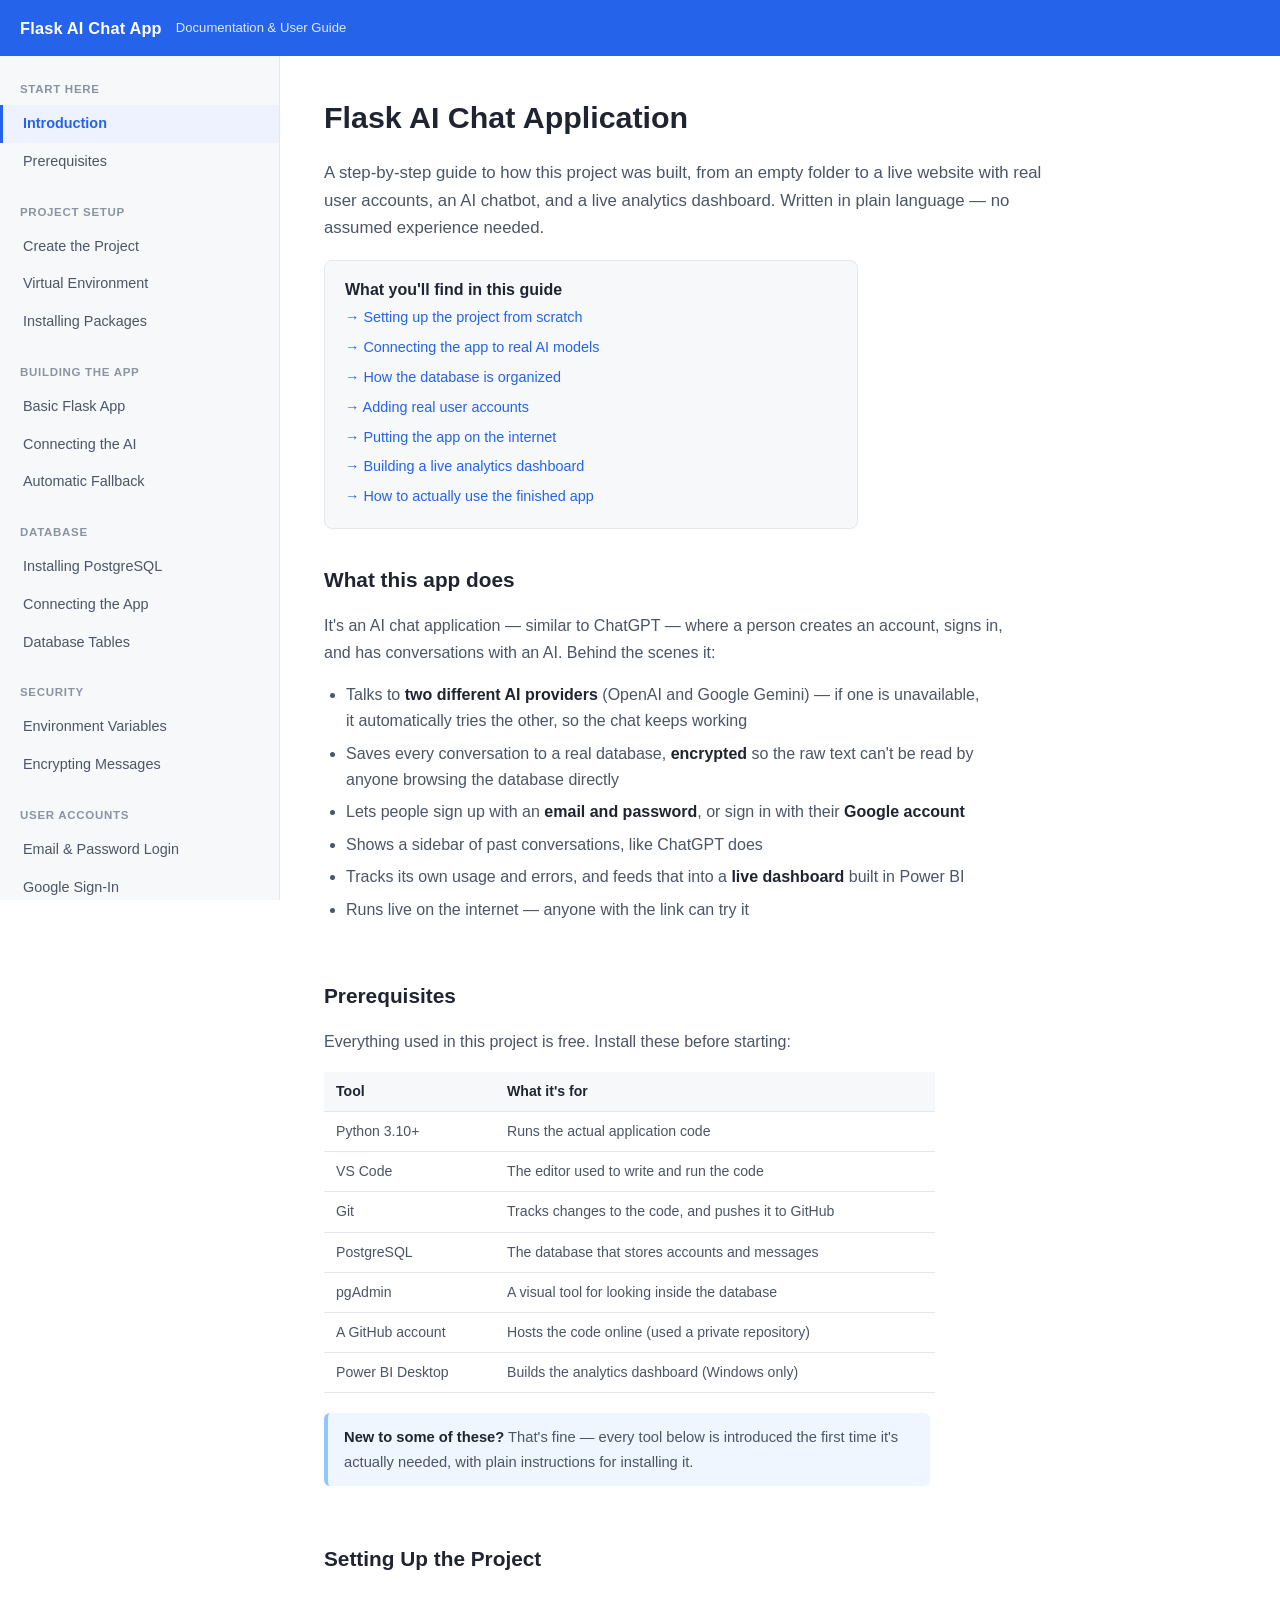
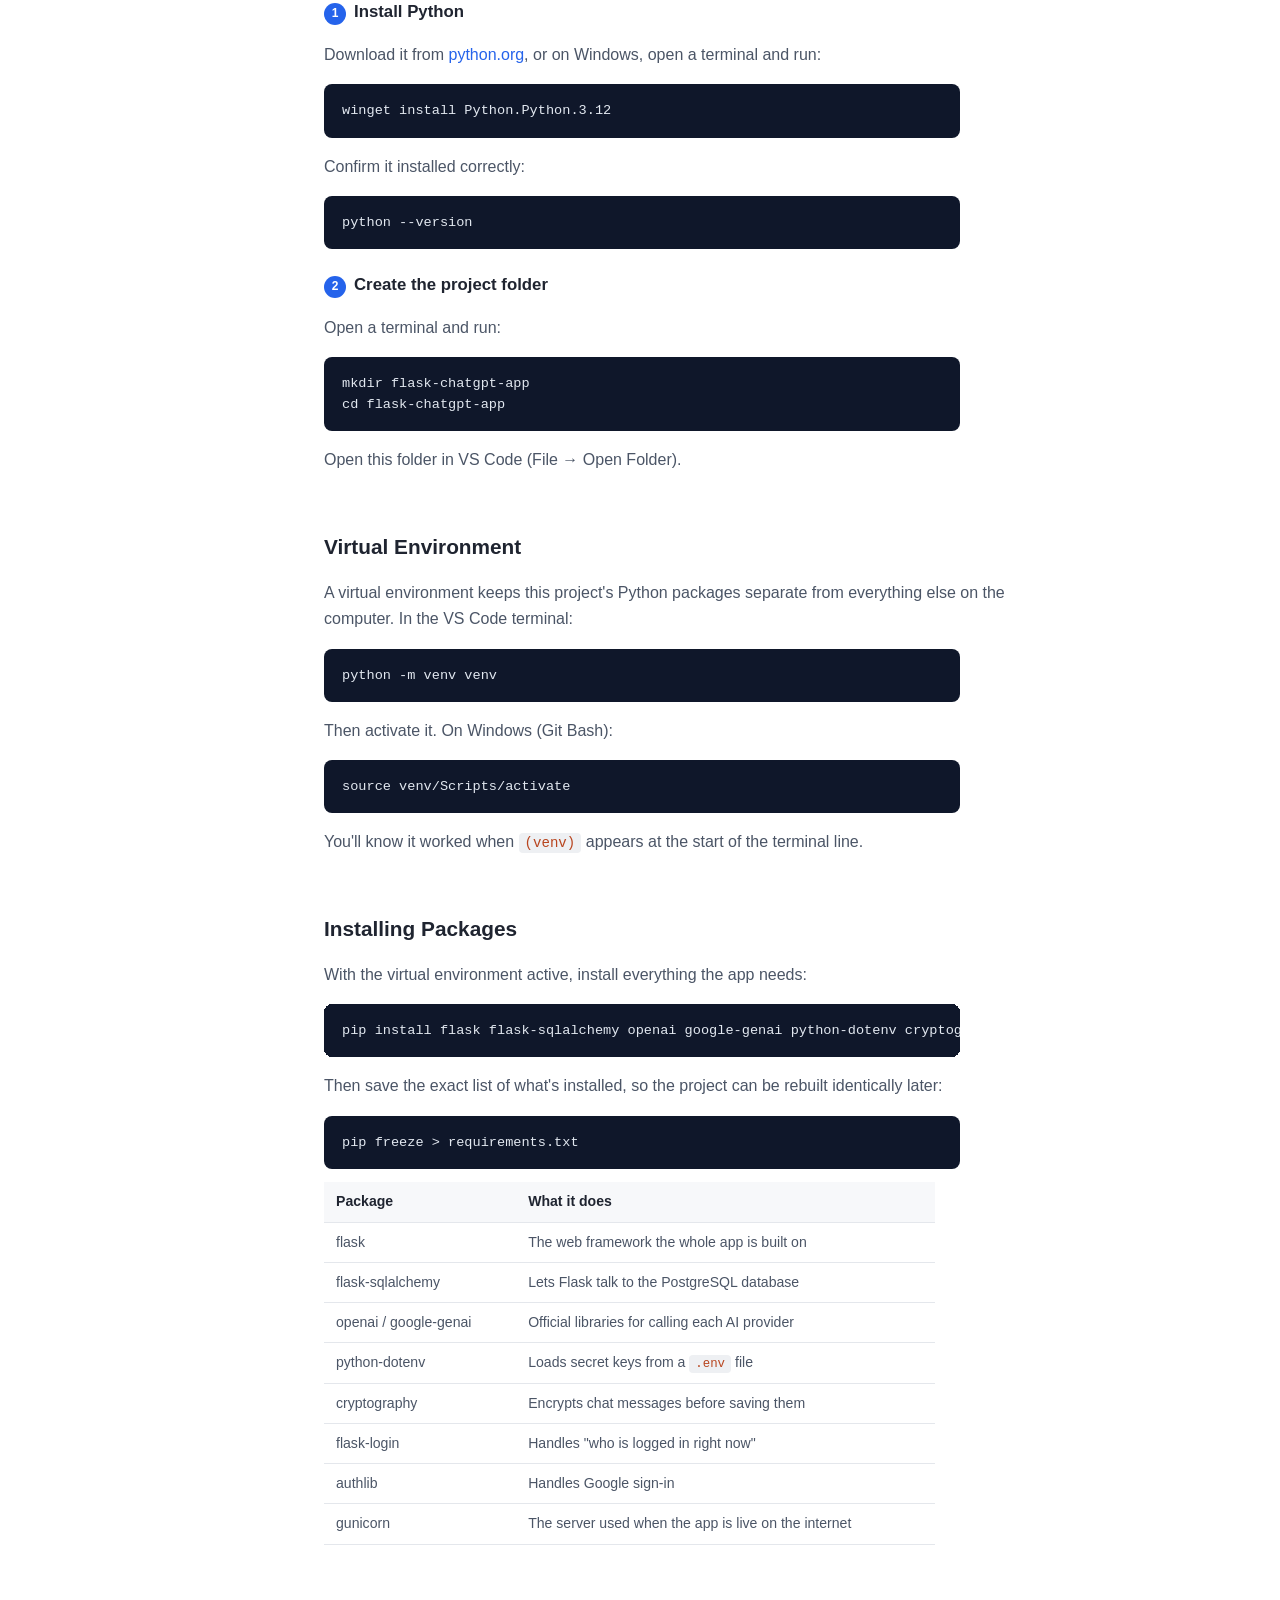
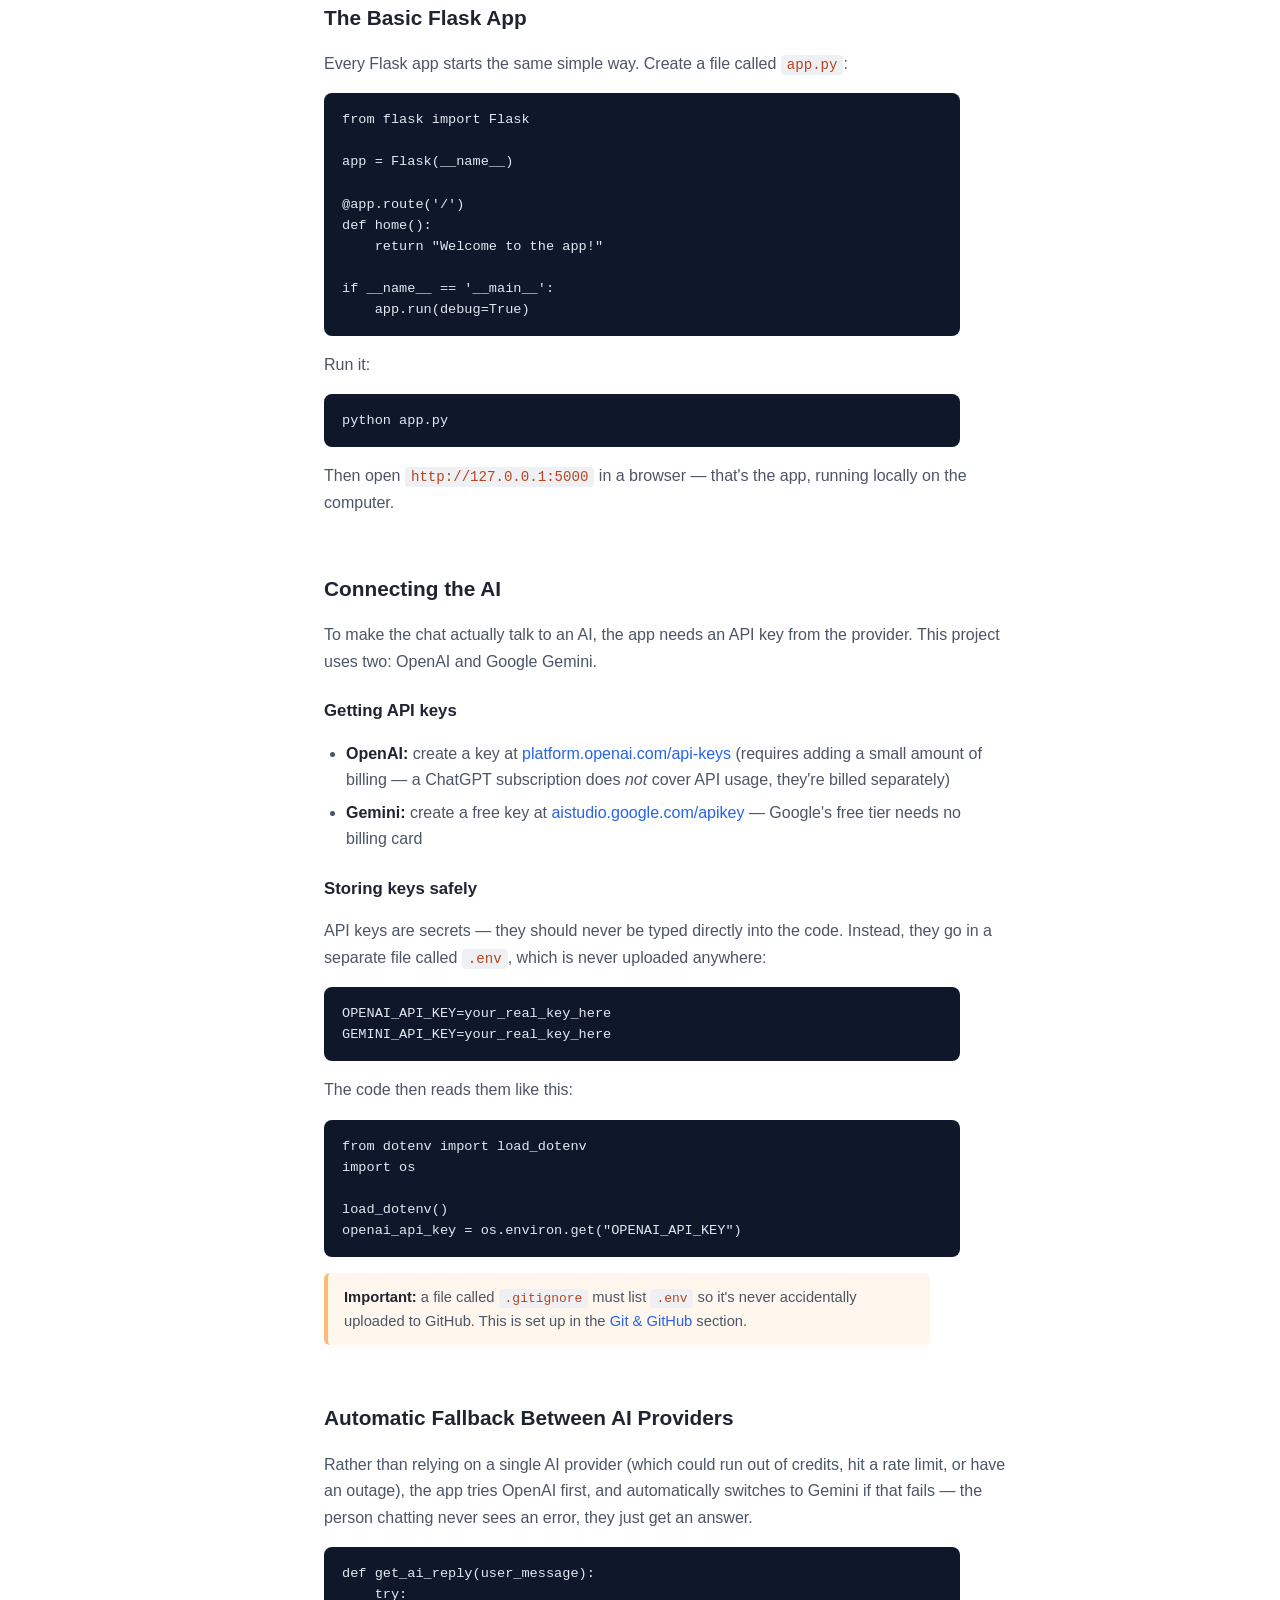
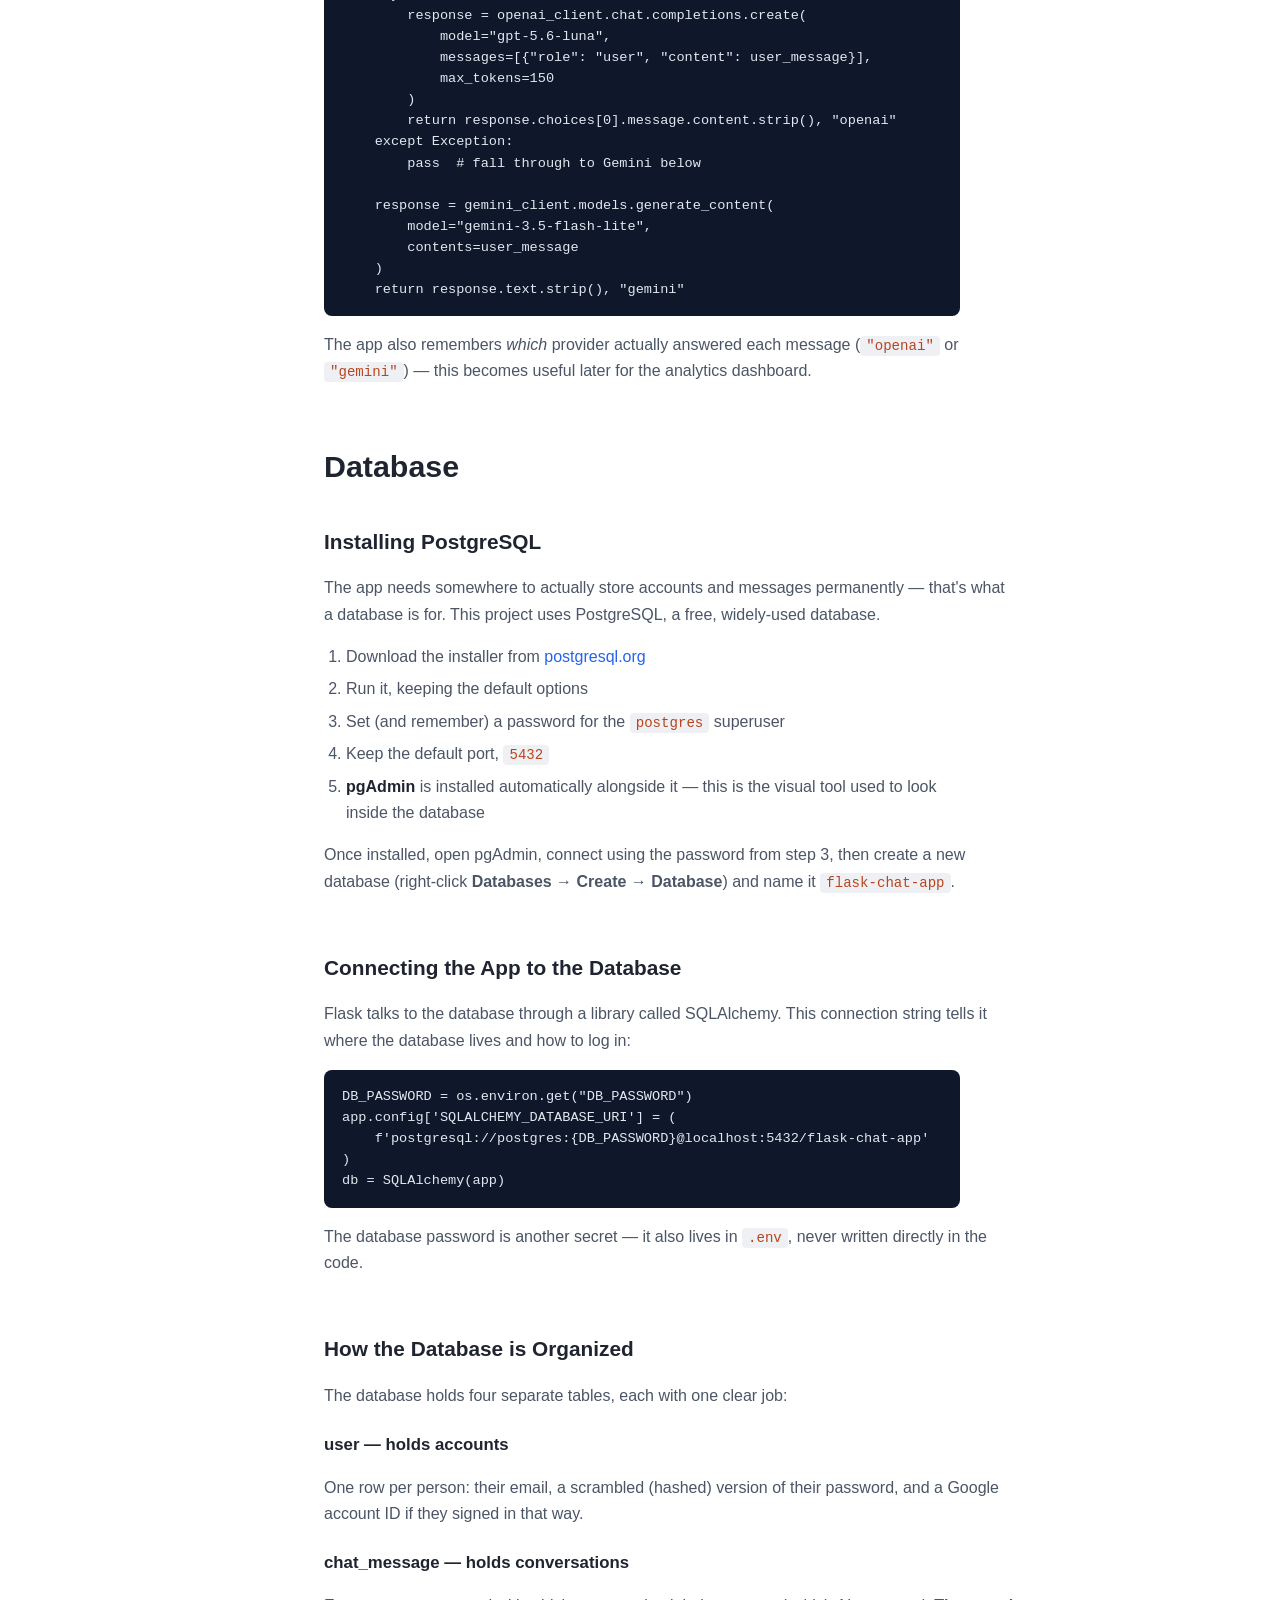
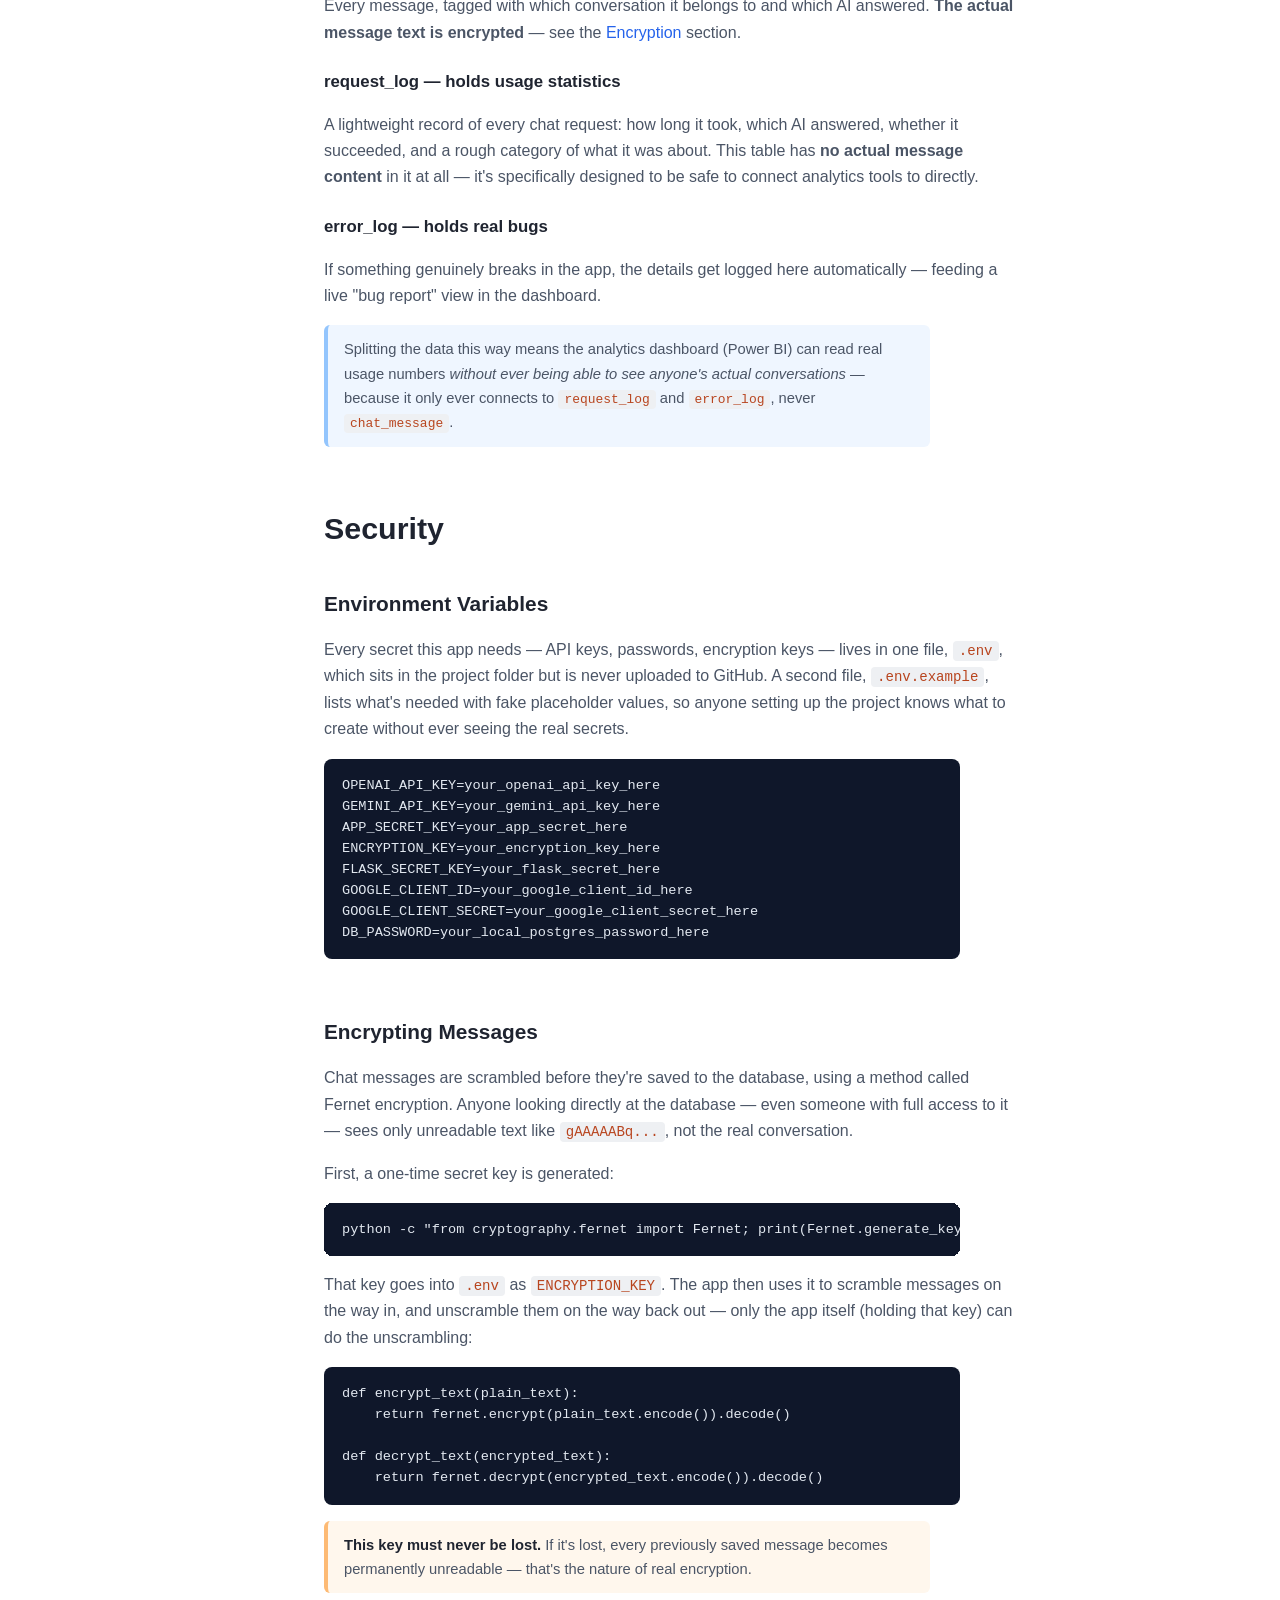
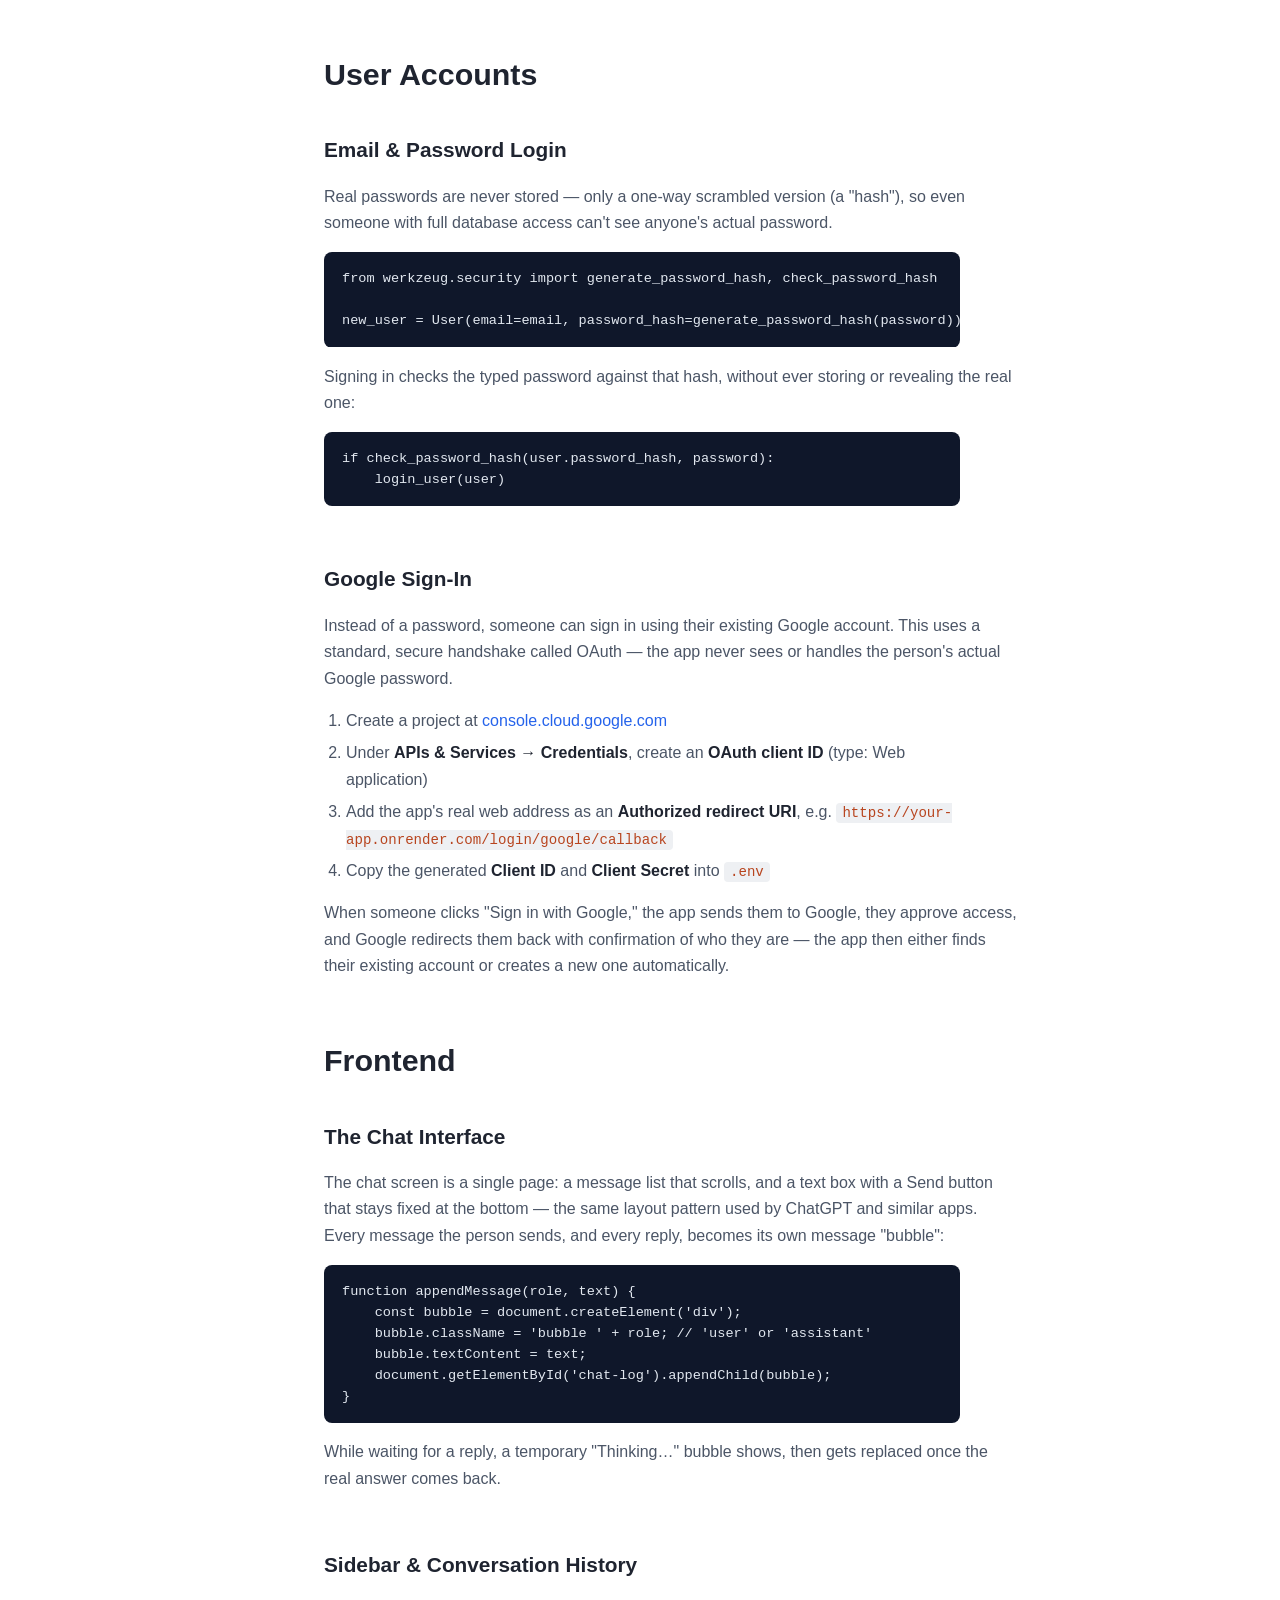
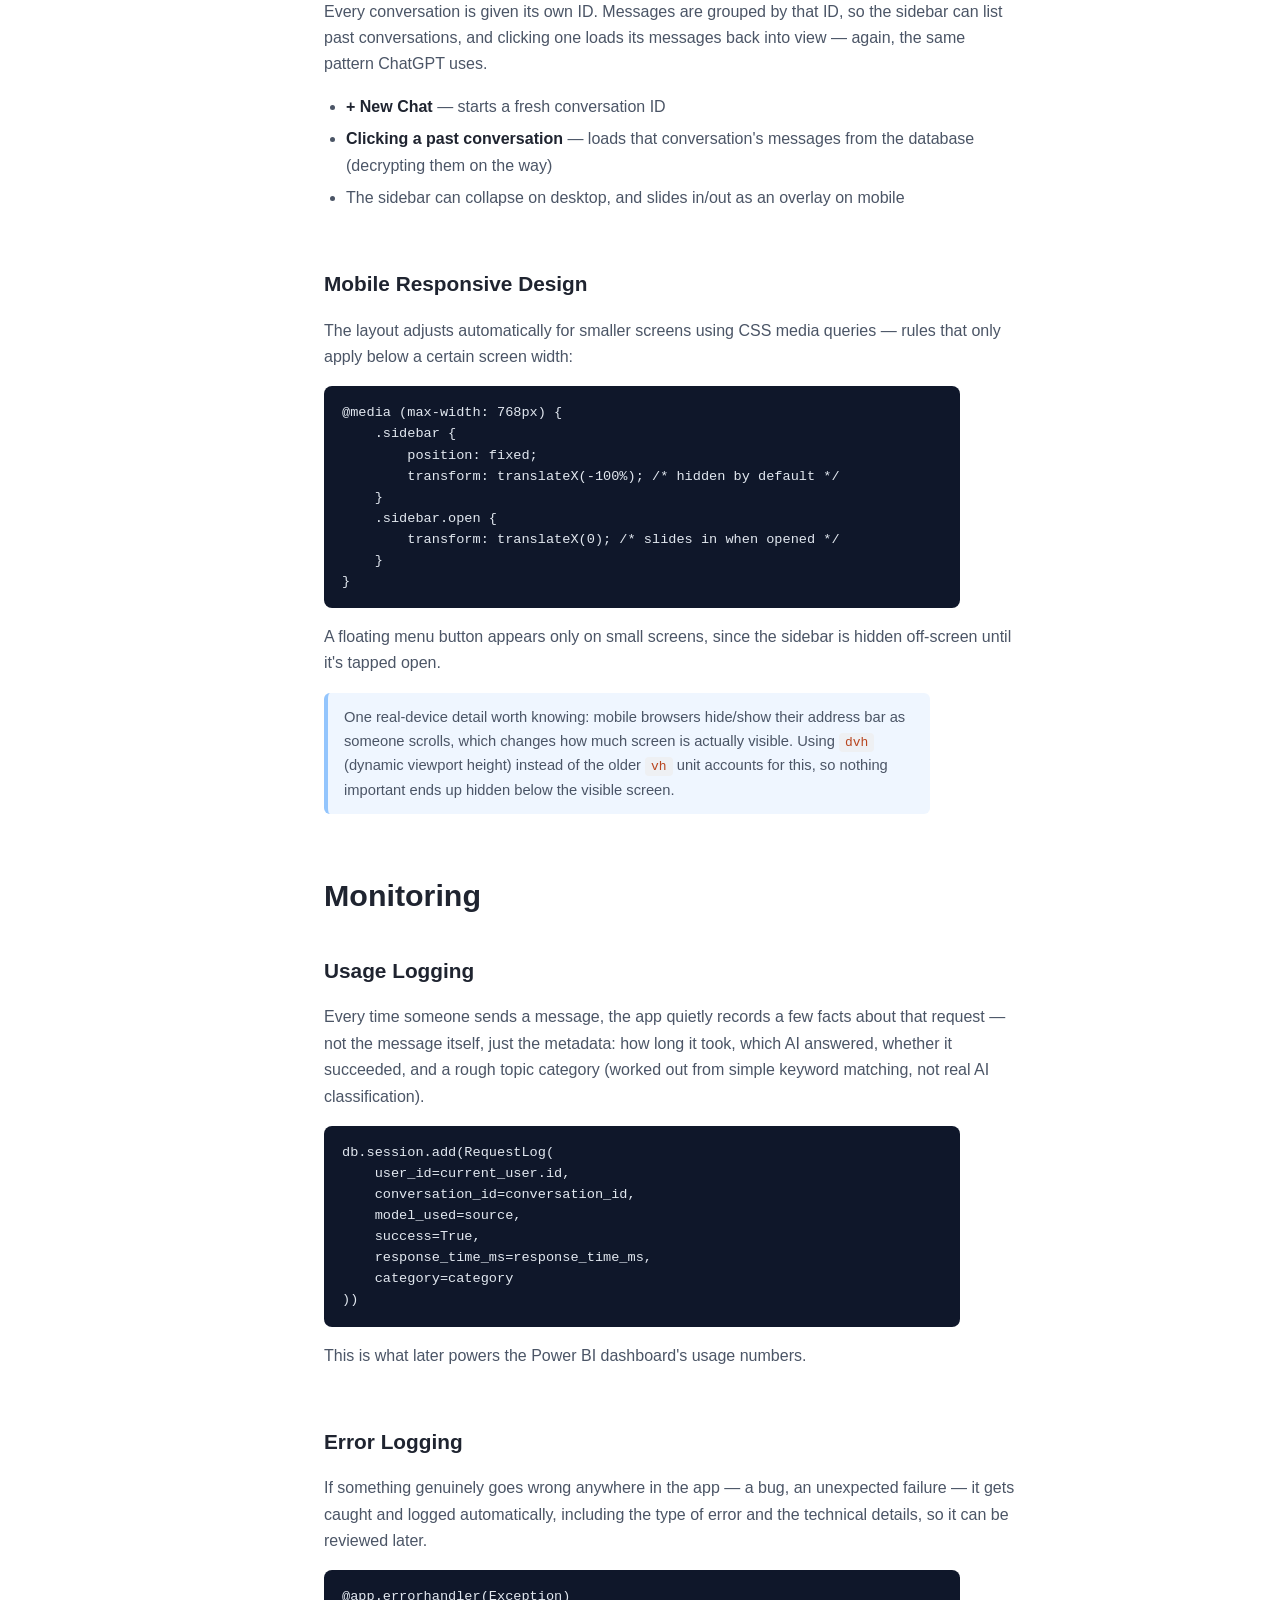
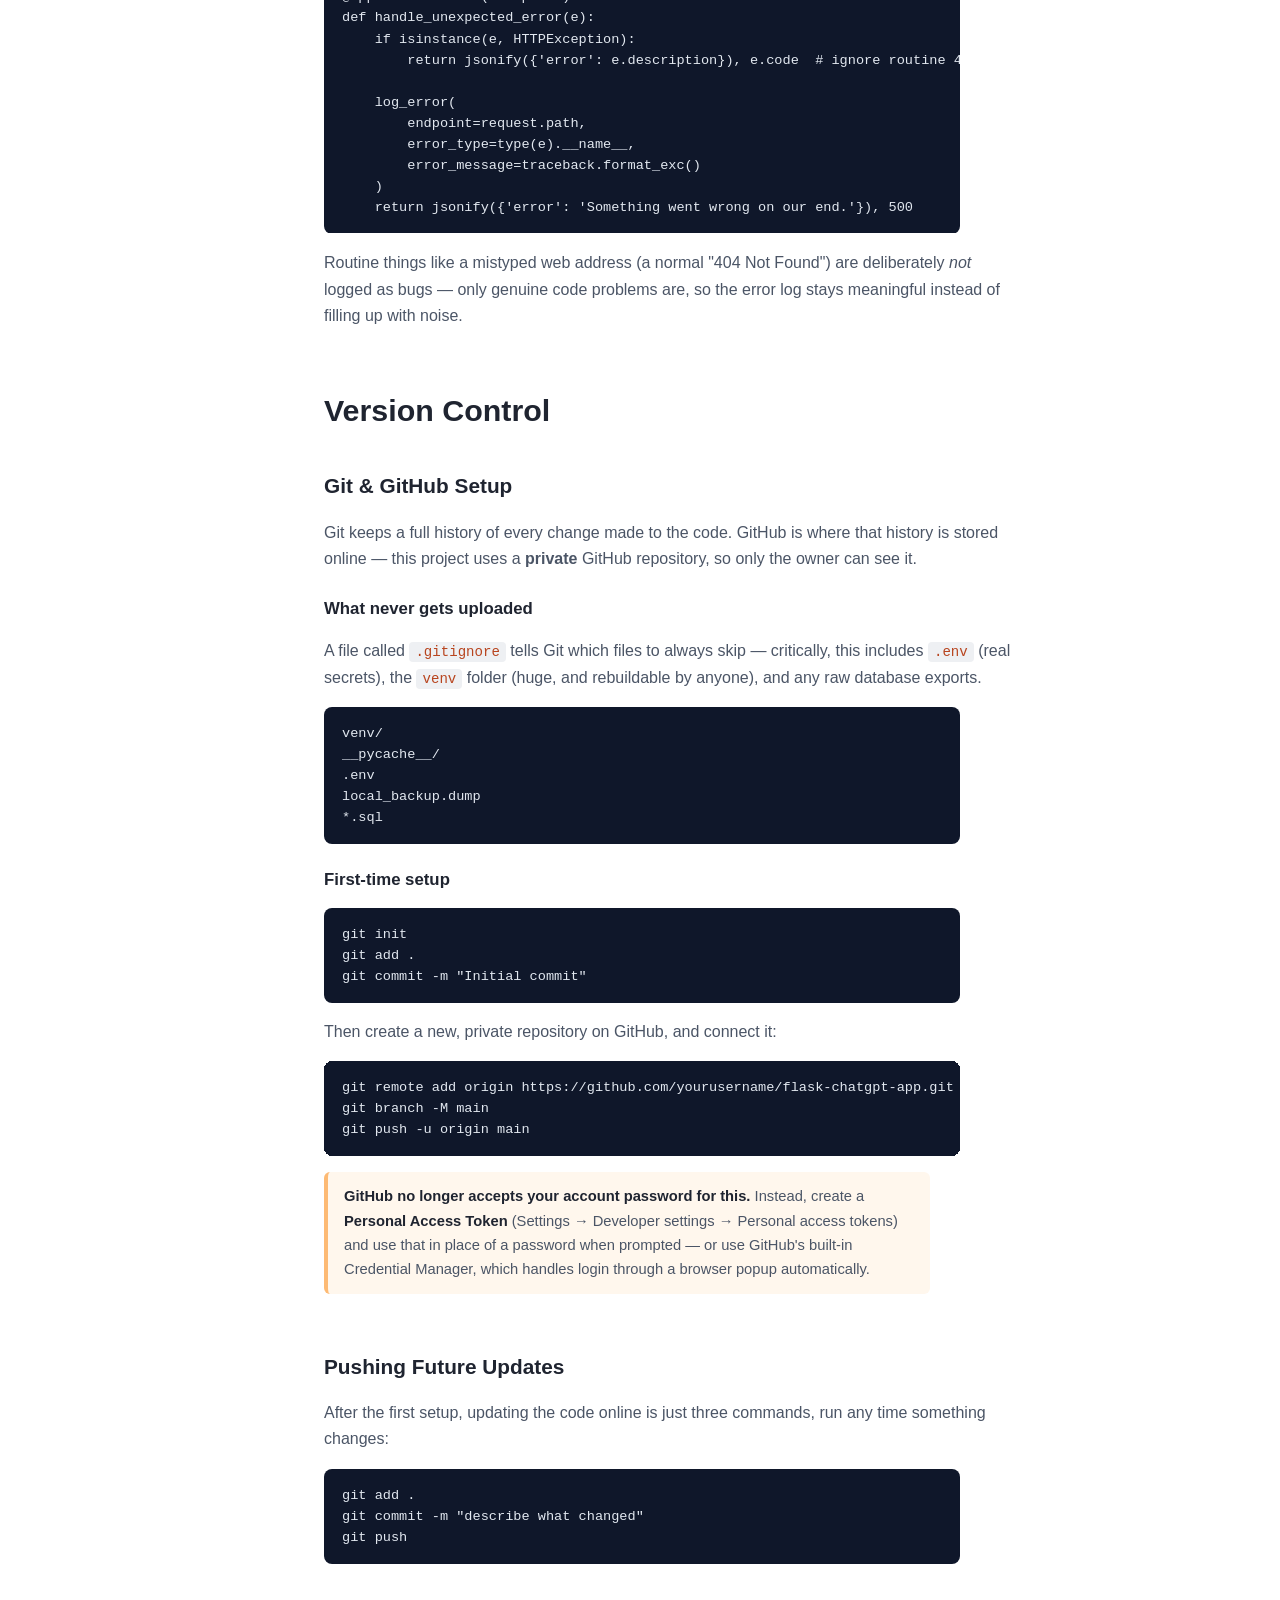
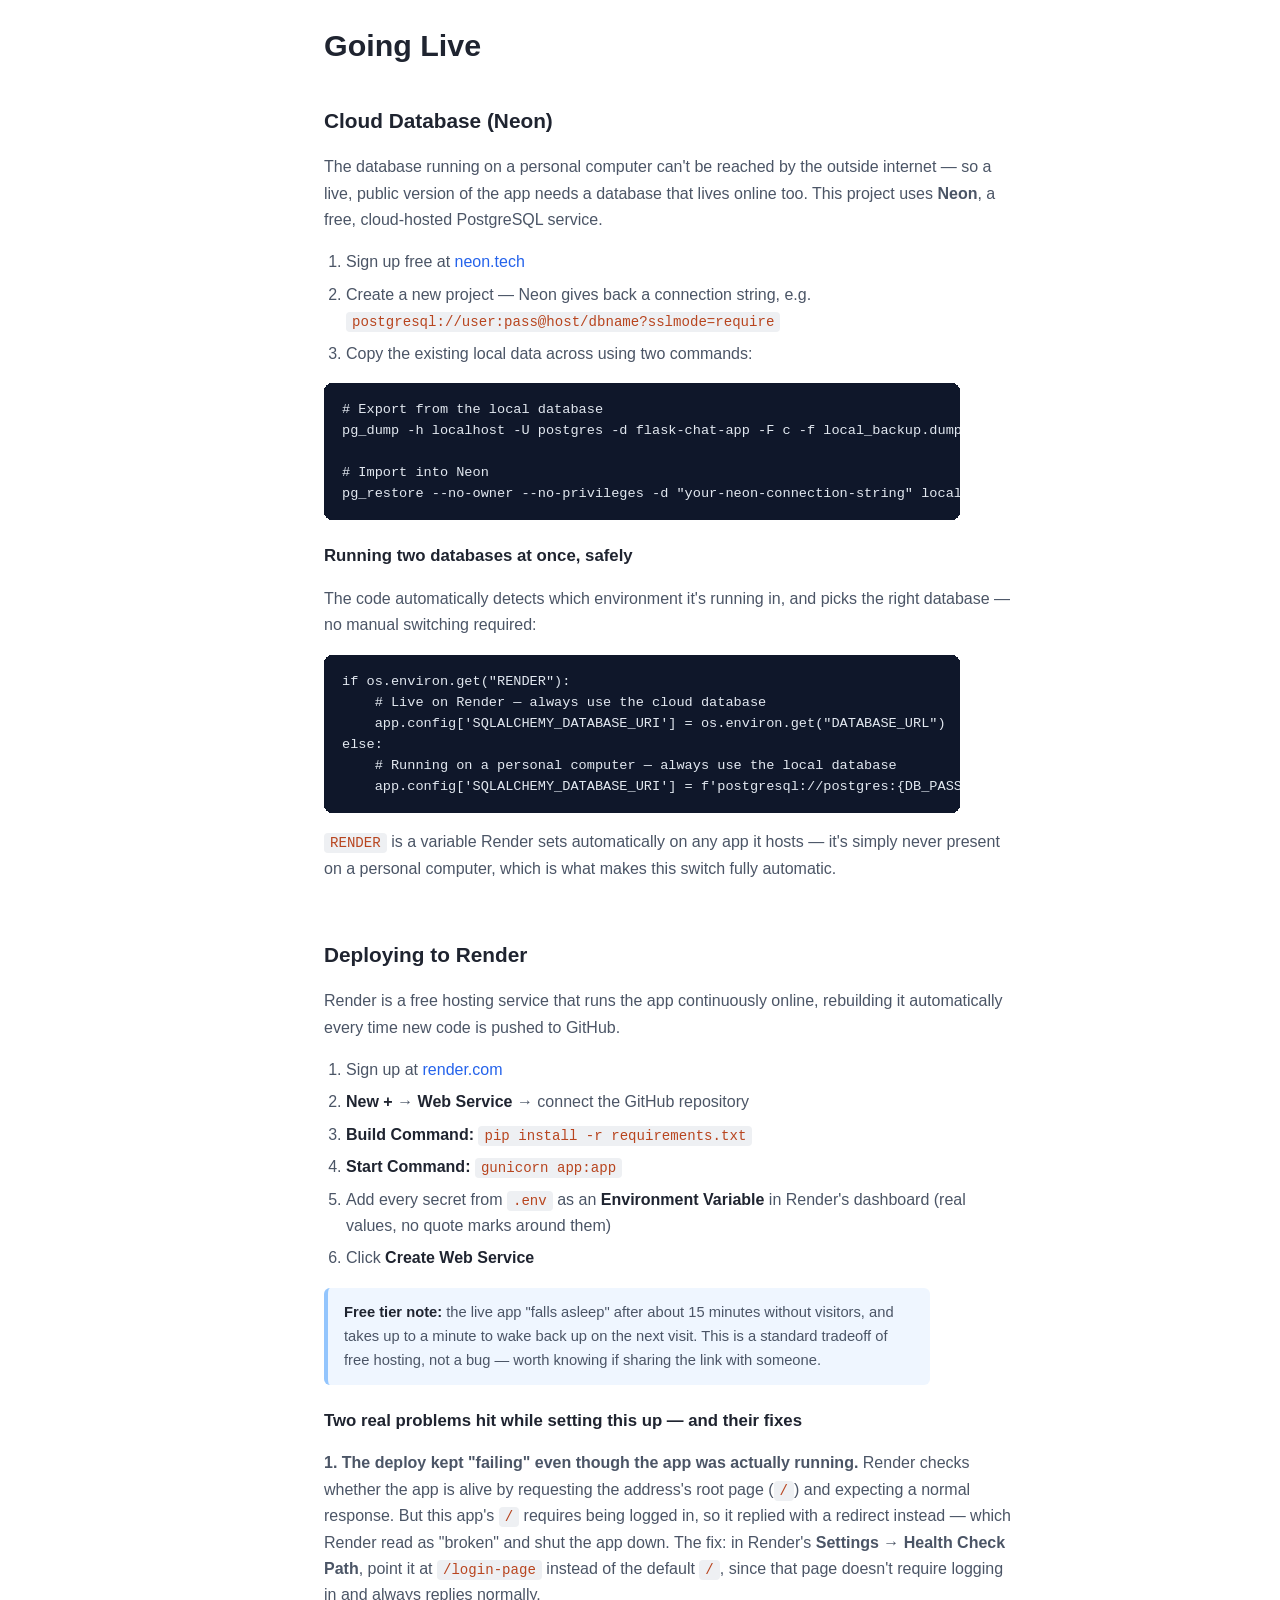
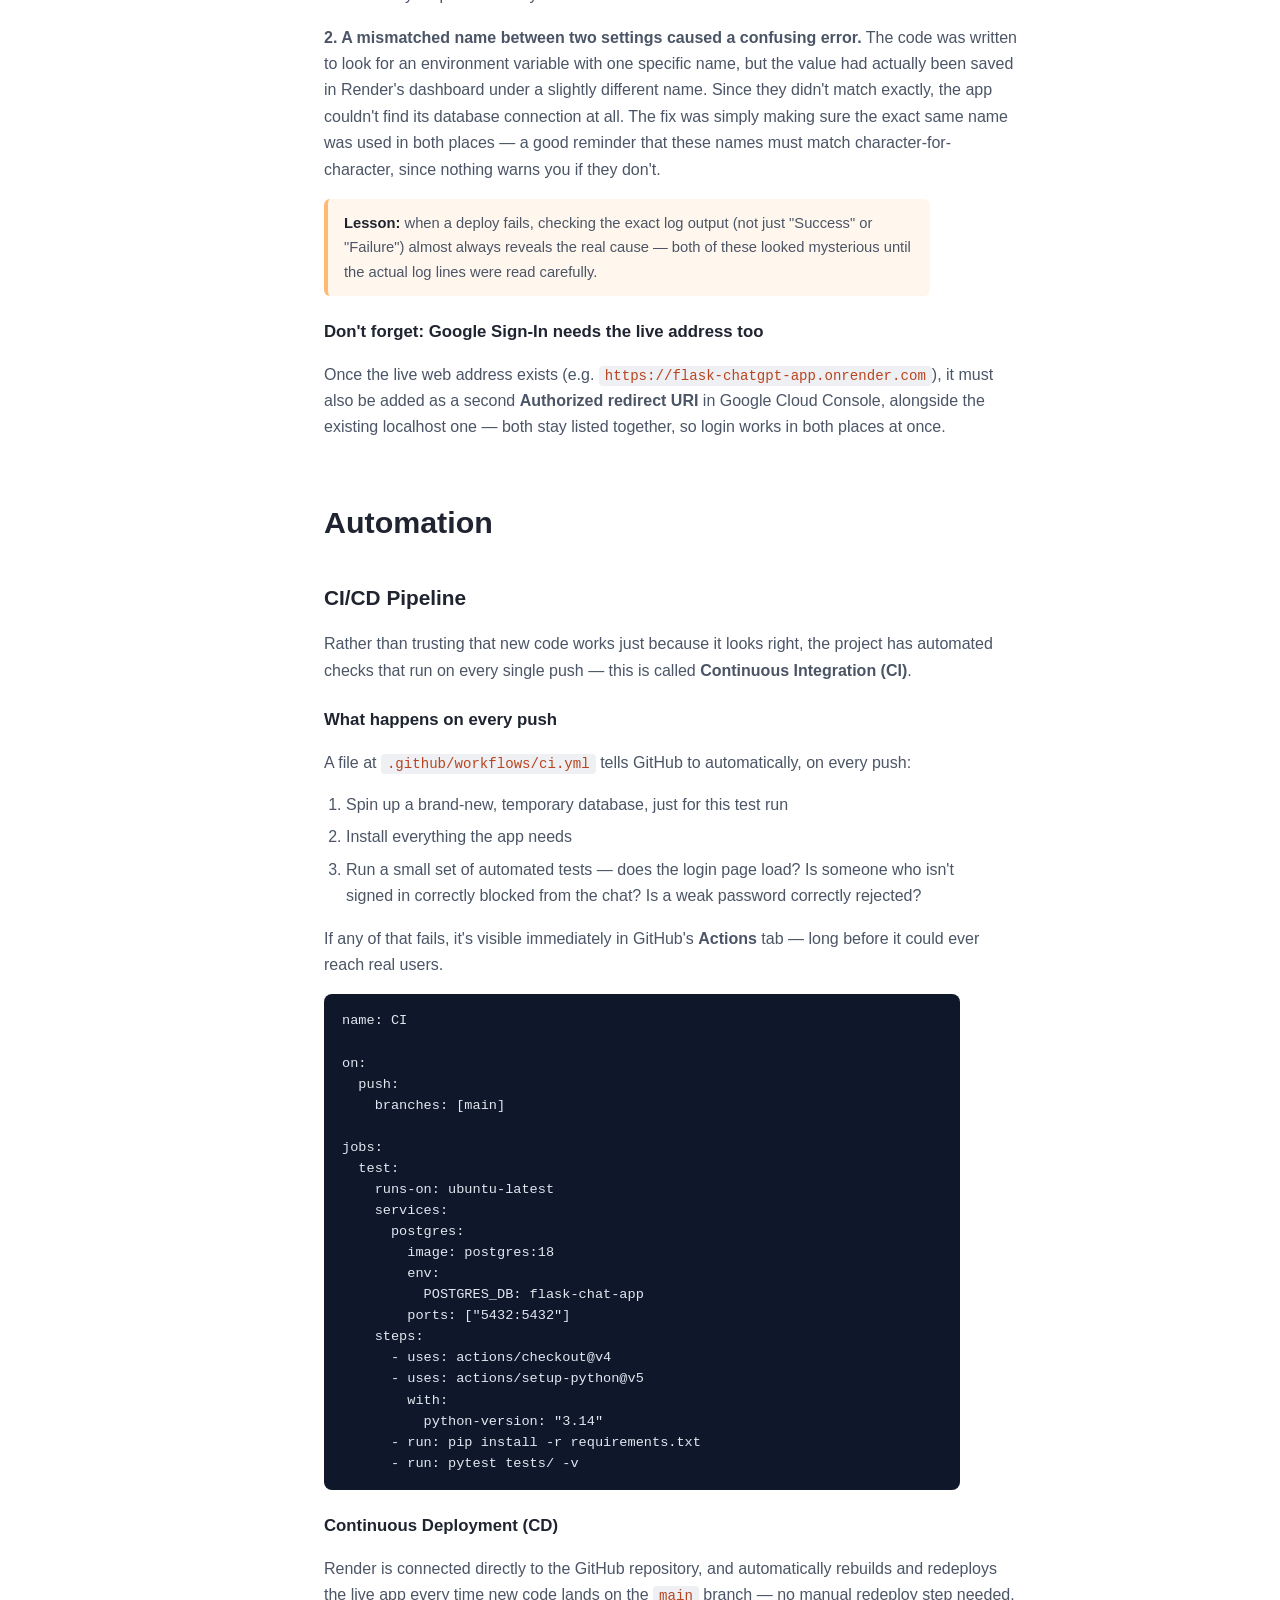
<file: docs/new_user_guide_documentation.html>
<!DOCTYPE html>
<html lang="en">
<head>
<meta charset="UTF-8">
<meta name="viewport" content="width=device-width, initial-scale=1.0">
<title>Flask AI Chat App — Documentation</title>
<style>
  :root{
    --blue:#2563eb;
    --blue-dark:#1d4ed8;
    --ink:#1f2430;
    --ink-soft:#4b5566;
    --line:#e4e7ec;
    --bg-side:#f7f8fa;
    --code-bg:#0f172a;
    --code-ink:#e2e8f0;
    --warn-bg:#fff7ed;
    --warn-line:#fdba74;
    --note-bg:#eff6ff;
    --note-line:#93c5fd;
  }
  *{box-sizing:border-box;}
  html,body{margin:0;padding:0;}
  body{
    font-family: -apple-system, "Segoe UI", Roboto, Helvetica, Arial, sans-serif;
    color:var(--ink);
    background:#fff;
    line-height:1.65;
  }
  a{color:var(--blue); text-decoration:none;}
  a:hover{text-decoration:underline;}

  /* ---------- Top bar ---------- */
  .topbar{
    height:56px;
    display:flex;
    align-items:center;
    gap:14px;
    padding:0 20px;
    background:var(--blue);
    color:#fff;
    position:sticky;
    top:0;
    z-index:50;
  }
  .topbar .brand{
    font-weight:700;
    font-size:1.02rem;
    letter-spacing:.2px;
  }
  .topbar .tagline{
    font-size:.82rem;
    opacity:.85;
    display:none;
  }
  @media(min-width:720px){ .topbar .tagline{display:inline;} }
  .topbar .menu-btn{
    margin-left:auto;
    background:rgba(255,255,255,.15);
    border:none;
    color:#fff;
    padding:6px 10px;
    border-radius:6px;
    cursor:pointer;
    font-size:.9rem;
    display:none;
  }
  @media(max-width:900px){ .topbar .menu-btn{display:inline-block;} }

  /* ---------- Layout ---------- */
  .shell{
    display:flex;
    max-width:1320px;
    margin:0 auto;
  }
  .sidebar{
    width:280px;
    flex-shrink:0;
    background:var(--bg-side);
    border-right:1px solid var(--line);
    height:calc(100vh - 56px);
    position:sticky;
    top:56px;
    overflow-y:auto;
    padding:18px 0 40px 0;
  }
  @media(max-width:900px){
    .sidebar{
      position:fixed;
      left:0; top:56px;
      height:calc(100vh - 56px);
      z-index:40;
      transform:translateX(-100%);
      transition:transform .2s ease;
      box-shadow:2px 0 12px rgba(0,0,0,.12);
    }
    .sidebar.open{ transform:translateX(0); }
  }
  .sidebar h4{
    font-size:.72rem;
    text-transform:uppercase;
    letter-spacing:.06em;
    color:#8a93a3;
    margin:22px 20px 6px 20px;
  }
  .sidebar h4:first-child{ margin-top:6px; }
  .sidebar a.nav-link{
    display:block;
    padding:7px 20px;
    font-size:.9rem;
    color:var(--ink-soft);
    border-left:3px solid transparent;
  }
  .sidebar a.nav-link:hover{
    background:#eef1f5;
    text-decoration:none;
    color:var(--ink);
  }
  .sidebar a.nav-link.active{
    border-left:3px solid var(--blue);
    color:var(--blue);
    background:#eef2ff;
    font-weight:600;
  }

  .content{
    flex:1;
    min-width:0;
    padding:36px 44px 100px 44px;
  }
  @media(max-width:640px){
    .content{ padding:24px 18px 80px 18px; }
  }

  section.doc-section{
    margin-bottom:56px;
    scroll-margin-top:72px;
  }
  section.doc-section h1{
    font-size:1.9rem;
    margin:0 0 6px 0;
    color:var(--ink);
  }
  section.doc-section h2{
    font-size:1.3rem;
    margin:34px 0 10px 0;
    padding-top:6px;
    border-top:1px solid var(--line);
  }
  section.doc-section > h2:first-of-type{ border-top:none; padding-top:0; }
  section.doc-section h3{
    font-size:1.05rem;
    margin:22px 0 8px 0;
    color:var(--ink);
  }
  section.doc-section p{
    color:var(--ink-soft);
    max-width:78ch;
  }
  section.doc-section ul, section.doc-section ol{
    color:var(--ink-soft);
    max-width:74ch;
    padding-left:22px;
  }
  section.doc-section li{ margin-bottom:6px; }
  section.doc-section li strong{ color:var(--ink); }

  .lede{
    font-size:1.05rem;
    color:var(--ink-soft);
    max-width:70ch;
  }

  code{
    background:#eef0f3;
    padding:2px 6px;
    border-radius:4px;
    font-family:"SFMono-Regular", Consolas, "Liberation Mono", Menlo, monospace;
    font-size:.88em;
    color:#b8451f;
  }
  pre{
    background:var(--code-bg);
    color:var(--code-ink);
    padding:16px 18px;
    border-radius:8px;
    overflow-x:auto;
    font-size:.85rem;
    line-height:1.55;
    max-width:78ch;
  }
  pre code{
    background:none;
    color:inherit;
    padding:0;
    font-size:1em;
  }

  .callout{
    border-left:4px solid var(--note-line);
    background:var(--note-bg);
    padding:12px 16px;
    border-radius:6px;
    margin:16px 0;
    max-width:74ch;
    font-size:.92rem;
    color:var(--ink-soft);
  }
  .callout.warn{
    border-left-color:var(--warn-line);
    background:var(--warn-bg);
  }
  .callout strong{ color:var(--ink); }

  table{
    border-collapse:collapse;
    width:100%;
    max-width:78ch;
    margin:12px 0 20px 0;
    font-size:.88rem;
  }
  th,td{
    text-align:left;
    padding:8px 12px;
    border-bottom:1px solid var(--line);
  }
  th{ color:var(--ink); background:#f7f8fa; }
  td{ color:var(--ink-soft); }

  .step-num{
    display:inline-flex;
    align-items:center;
    justify-content:center;
    width:22px;height:22px;
    background:var(--blue);
    color:#fff;
    border-radius:50%;
    font-size:.75rem;
    font-weight:700;
    margin-right:8px;
  }

  .toc-top{
    background:#f7f8fa;
    border:1px solid var(--line);
    border-radius:8px;
    padding:16px 20px;
    max-width:60ch;
    margin:18px 0 8px 0;
  }
  .toc-top a{ display:block; font-size:.9rem; padding:3px 0; }

  footer.docfoot{
    border-top:1px solid var(--line);
    margin-top:60px;
    padding-top:20px;
    color:#9aa3b2;
    font-size:.8rem;
  }
</style>
</head>
<body>

<div class="topbar">
  <div class="brand">Flask AI Chat App</div>
  <div class="tagline">Documentation &amp; User Guide</div>
  <button class="menu-btn" onclick="document.querySelector('.sidebar').classList.toggle('open')">☰ Menu</button>
</div>

<div class="shell">
  <nav class="sidebar">
    <h4>Start Here</h4>
    <a class="nav-link" href="#intro">Introduction</a>
    <a class="nav-link" href="#prereqs">Prerequisites</a>

    <h4>Project Setup</h4>
    <a class="nav-link" href="#project-folder">Create the Project</a>
    <a class="nav-link" href="#venv">Virtual Environment</a>
    <a class="nav-link" href="#packages">Installing Packages</a>

    <h4>Building the App</h4>
    <a class="nav-link" href="#basic-flask">Basic Flask App</a>
    <a class="nav-link" href="#ai-setup">Connecting the AI</a>
    <a class="nav-link" href="#fallback">Automatic Fallback</a>

    <h4>Database</h4>
    <a class="nav-link" href="#postgres-install">Installing PostgreSQL</a>
    <a class="nav-link" href="#postgres-connect">Connecting the App</a>
    <a class="nav-link" href="#schema">Database Tables</a>

    <h4>Security</h4>
    <a class="nav-link" href="#env-vars">Environment Variables</a>
    <a class="nav-link" href="#encryption">Encrypting Messages</a>

    <h4>User Accounts</h4>
    <a class="nav-link" href="#email-login">Email &amp; Password Login</a>
    <a class="nav-link" href="#google-login">Google Sign-In</a>

    <h4>Frontend</h4>
    <a class="nav-link" href="#chat-ui">Chat Interface</a>
    <a class="nav-link" href="#sidebar-history">Sidebar &amp; History</a>
    <a class="nav-link" href="#responsive">Mobile Responsive Design</a>

    <h4>Monitoring</h4>
    <a class="nav-link" href="#request-logging">Usage Logging</a>
    <a class="nav-link" href="#error-logging">Error Logging</a>

    <h4>Version Control</h4>
    <a class="nav-link" href="#git-setup">Git &amp; GitHub Setup</a>
    <a class="nav-link" href="#pushing-updates">Pushing Updates</a>

    <h4>Going Live</h4>
    <a class="nav-link" href="#neon">Cloud Database (Neon)</a>
    <a class="nav-link" href="#render">Deploying (Render)</a>

    <h4>Automation</h4>
    <a class="nav-link" href="#ci-cd">CI/CD Pipeline</a>
    <a class="nav-link" href="#etl">ETL Pipeline</a>

    <h4>Analytics Dashboard</h4>
    <a class="nav-link" href="#powerbi-connect">Connecting Power BI</a>
    <a class="nav-link" href="#powerbi-build">Building the Reports</a>
    <a class="nav-link" href="#powerbi-refresh">Auto-Refresh</a>

    <h4>Using the App</h4>
    <a class="nav-link" href="#user-signup">Creating an Account</a>
    <a class="nav-link" href="#user-chat">Using the Chat</a>
    <a class="nav-link" href="#user-history">Managing Conversations</a>

    <h4>Reference</h4>
    <a class="nav-link" href="#troubleshoot">Troubleshooting</a>
    <a class="nav-link" href="#glossary">Glossary</a>
  </nav>


  <div class="content">
    <section class="doc-section" id="intro">
      <h1>Flask AI Chat Application</h1>
      <p class="lede">A step-by-step guide to how this project was built, from an empty folder to a live website with real user accounts, an AI chatbot, and a live analytics dashboard. Written in plain language — no assumed experience needed.</p>

      <div class="toc-top">
        <strong>What you'll find in this guide</strong>
        <a href="#project-folder">→ Setting up the project from scratch</a>
        <a href="#ai-setup">→ Connecting the app to real AI models</a>
        <a href="#schema">→ How the database is organized</a>
        <a href="#google-login">→ Adding real user accounts</a>
        <a href="#render">→ Putting the app on the internet</a>
        <a href="#powerbi-connect">→ Building a live analytics dashboard</a>
        <a href="#user-signup">→ How to actually use the finished app</a>
      </div>

      <h2>What this app does</h2>
      <p>It's an AI chat application — similar to ChatGPT — where a person creates an account, signs in, and has conversations with an AI. Behind the scenes it:</p>
      <ul>
        <li>Talks to <strong>two different AI providers</strong> (OpenAI and Google Gemini) — if one is unavailable, it automatically tries the other, so the chat keeps working</li>
        <li>Saves every conversation to a real database, <strong>encrypted</strong> so the raw text can't be read by anyone browsing the database directly</li>
        <li>Lets people sign up with an <strong>email and password</strong>, or sign in with their <strong>Google account</strong></li>
        <li>Shows a sidebar of past conversations, like ChatGPT does</li>
        <li>Tracks its own usage and errors, and feeds that into a <strong>live dashboard</strong> built in Power BI</li>
        <li>Runs live on the internet — anyone with the link can try it</li>
      </ul>
    </section>

    <section class="doc-section" id="prereqs">
      <h2 style="border-top:none;">Prerequisites</h2>
      <p>Everything used in this project is free. Install these before starting:</p>
      <table>
        <tr><th>Tool</th><th>What it's for</th></tr>
        <tr><td>Python 3.10+</td><td>Runs the actual application code</td></tr>
        <tr><td>VS Code</td><td>The editor used to write and run the code</td></tr>
        <tr><td>Git</td><td>Tracks changes to the code, and pushes it to GitHub</td></tr>
        <tr><td>PostgreSQL</td><td>The database that stores accounts and messages</td></tr>
        <tr><td>pgAdmin</td><td>A visual tool for looking inside the database</td></tr>
        <tr><td>A GitHub account</td><td>Hosts the code online (used a private repository)</td></tr>
        <tr><td>Power BI Desktop</td><td>Builds the analytics dashboard (Windows only)</td></tr>
      </table>
      <div class="callout">
        <strong>New to some of these?</strong> That's fine — every tool below is introduced the first time it's actually needed, with plain instructions for installing it.
      </div>
    </section>

    <section class="doc-section" id="project-folder">
      <h2 style="border-top:none;">Setting Up the Project</h2>

      <h3><span class="step-num">1</span>Install Python</h3>
      <p>Download it from <a href="https://python.org" target="_blank">python.org</a>, or on Windows, open a terminal and run:</p>
      <pre><code>winget install Python.Python.3.12</code></pre>
      <p>Confirm it installed correctly:</p>
      <pre><code>python --version</code></pre>

      <h3><span class="step-num">2</span>Create the project folder</h3>
      <p>Open a terminal and run:</p>
      <pre><code>mkdir flask-chatgpt-app
cd flask-chatgpt-app</code></pre>
      <p>Open this folder in VS Code (File → Open Folder).</p>
    </section>

    <section class="doc-section" id="venv">
      <h2 style="border-top:none;">Virtual Environment</h2>
      <p>A virtual environment keeps this project's Python packages separate from everything else on the computer. In the VS Code terminal:</p>
      <pre><code>python -m venv venv</code></pre>
      <p>Then activate it. On Windows (Git Bash):</p>
      <pre><code>source venv/Scripts/activate</code></pre>
      <p>You'll know it worked when <code>(venv)</code> appears at the start of the terminal line.</p>
    </section>

    <section class="doc-section" id="packages">
      <h2 style="border-top:none;">Installing Packages</h2>
      <p>With the virtual environment active, install everything the app needs:</p>
      <pre><code>pip install flask flask-sqlalchemy openai google-genai python-dotenv cryptography flask-login authlib gunicorn</code></pre>
      <p>Then save the exact list of what's installed, so the project can be rebuilt identically later:</p>
      <pre><code>pip freeze > requirements.txt</code></pre>
      <table>
        <tr><th>Package</th><th>What it does</th></tr>
        <tr><td>flask</td><td>The web framework the whole app is built on</td></tr>
        <tr><td>flask-sqlalchemy</td><td>Lets Flask talk to the PostgreSQL database</td></tr>
        <tr><td>openai / google-genai</td><td>Official libraries for calling each AI provider</td></tr>
        <tr><td>python-dotenv</td><td>Loads secret keys from a <code>.env</code> file</td></tr>
        <tr><td>cryptography</td><td>Encrypts chat messages before saving them</td></tr>
        <tr><td>flask-login</td><td>Handles "who is logged in right now"</td></tr>
        <tr><td>authlib</td><td>Handles Google sign-in</td></tr>
        <tr><td>gunicorn</td><td>The server used when the app is live on the internet</td></tr>
      </table>
    </section>

    <section class="doc-section" id="basic-flask">
      <h2 style="border-top:none;">The Basic Flask App</h2>
      <p>Every Flask app starts the same simple way. Create a file called <code>app.py</code>:</p>
      <pre><code>from flask import Flask

app = Flask(__name__)

@app.route('/')
def home():
    return "Welcome to the app!"

if __name__ == '__main__':
    app.run(debug=True)</code></pre>
      <p>Run it:</p>
      <pre><code>python app.py</code></pre>
      <p>Then open <code>http://127.0.0.1:5000</code> in a browser — that's the app, running locally on the computer.</p>
    </section>

    <section class="doc-section" id="ai-setup">
      <h2 style="border-top:none;">Connecting the AI</h2>
      <p>To make the chat actually talk to an AI, the app needs an API key from the provider. This project uses two: OpenAI and Google Gemini.</p>

      <h3>Getting API keys</h3>
      <ul>
        <li><strong>OpenAI:</strong> create a key at <a href="https://platform.openai.com/api-keys" target="_blank">platform.openai.com/api-keys</a> (requires adding a small amount of billing — a ChatGPT subscription does <em>not</em> cover API usage, they're billed separately)</li>
        <li><strong>Gemini:</strong> create a free key at <a href="https://aistudio.google.com/apikey" target="_blank">aistudio.google.com/apikey</a> — Google's free tier needs no billing card</li>
      </ul>

      <h3>Storing keys safely</h3>
      <p>API keys are secrets — they should never be typed directly into the code. Instead, they go in a separate file called <code>.env</code>, which is never uploaded anywhere:</p>
      <pre><code>OPENAI_API_KEY=your_real_key_here
GEMINI_API_KEY=your_real_key_here</code></pre>
      <p>The code then reads them like this:</p>
      <pre><code>from dotenv import load_dotenv
import os

load_dotenv()
openai_api_key = os.environ.get("OPENAI_API_KEY")</code></pre>
      <div class="callout warn">
        <strong>Important:</strong> a file called <code>.gitignore</code> must list <code>.env</code> so it's never accidentally uploaded to GitHub. This is set up in the <a href="#git-setup">Git &amp; GitHub</a> section.
      </div>
    </section>

    <section class="doc-section" id="fallback">
      <h2 style="border-top:none;">Automatic Fallback Between AI Providers</h2>
      <p>Rather than relying on a single AI provider (which could run out of credits, hit a rate limit, or have an outage), the app tries OpenAI first, and automatically switches to Gemini if that fails — the person chatting never sees an error, they just get an answer.</p>
      <pre><code>def get_ai_reply(user_message):
    try:
        response = openai_client.chat.completions.create(
            model="gpt-5.6-luna",
            messages=[{"role": "user", "content": user_message}],
            max_tokens=150
        )
        return response.choices[0].message.content.strip(), "openai"
    except Exception:
        pass  # fall through to Gemini below

    response = gemini_client.models.generate_content(
        model="gemini-3.5-flash-lite",
        contents=user_message
    )
    return response.text.strip(), "gemini"</code></pre>
      <p>The app also remembers <em>which</em> provider actually answered each message (<code>"openai"</code> or <code>"gemini"</code>) — this becomes useful later for the analytics dashboard.</p>
    </section>


    <section class="doc-section" id="postgres-install">
      <h1>Database</h1>
      <h2 style="border-top:none;">Installing PostgreSQL</h2>
      <p>The app needs somewhere to actually store accounts and messages permanently — that's what a database is for. This project uses PostgreSQL, a free, widely-used database.</p>
      <ol>
        <li>Download the installer from <a href="https://www.postgresql.org/download/windows/" target="_blank">postgresql.org</a></li>
        <li>Run it, keeping the default options</li>
        <li>Set (and remember) a password for the <code>postgres</code> superuser</li>
        <li>Keep the default port, <code>5432</code></li>
        <li><strong>pgAdmin</strong> is installed automatically alongside it — this is the visual tool used to look inside the database</li>
      </ol>
      <p>Once installed, open pgAdmin, connect using the password from step 3, then create a new database (right-click <strong>Databases</strong> → <strong>Create</strong> → <strong>Database</strong>) and name it <code>flask-chat-app</code>.</p>
    </section>

    <section class="doc-section" id="postgres-connect">
      <h2 style="border-top:none;">Connecting the App to the Database</h2>
      <p>Flask talks to the database through a library called SQLAlchemy. This connection string tells it where the database lives and how to log in:</p>
      <pre><code>DB_PASSWORD = os.environ.get("DB_PASSWORD")
app.config['SQLALCHEMY_DATABASE_URI'] = (
    f'postgresql://postgres:{DB_PASSWORD}@localhost:5432/flask-chat-app'
)
db = SQLAlchemy(app)</code></pre>
      <p>The database password is another secret — it also lives in <code>.env</code>, never written directly in the code.</p>
    </section>

    <section class="doc-section" id="schema">
      <h2 style="border-top:none;">How the Database is Organized</h2>
      <p>The database holds four separate tables, each with one clear job:</p>

      <h3>user — holds accounts</h3>
      <p>One row per person: their email, a scrambled (hashed) version of their password, and a Google account ID if they signed in that way.</p>

      <h3>chat_message — holds conversations</h3>
      <p>Every message, tagged with which conversation it belongs to and which AI answered. <strong>The actual message text is encrypted</strong> — see the <a href="#encryption">Encryption</a> section.</p>

      <h3>request_log — holds usage statistics</h3>
      <p>A lightweight record of every chat request: how long it took, which AI answered, whether it succeeded, and a rough category of what it was about. This table has <strong>no actual message content</strong> in it at all — it's specifically designed to be safe to connect analytics tools to directly.</p>

      <h3>error_log — holds real bugs</h3>
      <p>If something genuinely breaks in the app, the details get logged here automatically — feeding a live "bug report" view in the dashboard.</p>

      <div class="callout">
        Splitting the data this way means the analytics dashboard (Power BI) can read real usage numbers <em>without ever being able to see anyone's actual conversations</em> — because it only ever connects to <code>request_log</code> and <code>error_log</code>, never <code>chat_message</code>.
      </div>
    </section>

    <section class="doc-section" id="env-vars">
      <h1>Security</h1>
      <h2 style="border-top:none;">Environment Variables</h2>
      <p>Every secret this app needs — API keys, passwords, encryption keys — lives in one file, <code>.env</code>, which sits in the project folder but is never uploaded to GitHub. A second file, <code>.env.example</code>, lists what's needed with fake placeholder values, so anyone setting up the project knows what to create without ever seeing the real secrets.</p>
      <pre><code>OPENAI_API_KEY=your_openai_api_key_here
GEMINI_API_KEY=your_gemini_api_key_here
APP_SECRET_KEY=your_app_secret_here
ENCRYPTION_KEY=your_encryption_key_here
FLASK_SECRET_KEY=your_flask_secret_here
GOOGLE_CLIENT_ID=your_google_client_id_here
GOOGLE_CLIENT_SECRET=your_google_client_secret_here
DB_PASSWORD=your_local_postgres_password_here</code></pre>
    </section>

    <section class="doc-section" id="encryption">
      <h2 style="border-top:none;">Encrypting Messages</h2>
      <p>Chat messages are scrambled before they're saved to the database, using a method called Fernet encryption. Anyone looking directly at the database — even someone with full access to it — sees only unreadable text like <code>gAAAAABq...</code>, not the real conversation.</p>
      <p>First, a one-time secret key is generated:</p>
      <pre><code>python -c "from cryptography.fernet import Fernet; print(Fernet.generate_key().decode())"</code></pre>
      <p>That key goes into <code>.env</code> as <code>ENCRYPTION_KEY</code>. The app then uses it to scramble messages on the way in, and unscramble them on the way back out — only the app itself (holding that key) can do the unscrambling:</p>
      <pre><code>def encrypt_text(plain_text):
    return fernet.encrypt(plain_text.encode()).decode()

def decrypt_text(encrypted_text):
    return fernet.decrypt(encrypted_text.encode()).decode()</code></pre>
      <div class="callout warn">
        <strong>This key must never be lost.</strong> If it's lost, every previously saved message becomes permanently unreadable — that's the nature of real encryption.
      </div>
    </section>

    <section class="doc-section" id="email-login">
      <h1>User Accounts</h1>
      <h2 style="border-top:none;">Email &amp; Password Login</h2>
      <p>Real passwords are never stored — only a one-way scrambled version (a "hash"), so even someone with full database access can't see anyone's actual password.</p>
      <pre><code>from werkzeug.security import generate_password_hash, check_password_hash

new_user = User(email=email, password_hash=generate_password_hash(password))</code></pre>
      <p>Signing in checks the typed password against that hash, without ever storing or revealing the real one:</p>
      <pre><code>if check_password_hash(user.password_hash, password):
    login_user(user)</code></pre>
    </section>

    <section class="doc-section" id="google-login">
      <h2 style="border-top:none;">Google Sign-In</h2>
      <p>Instead of a password, someone can sign in using their existing Google account. This uses a standard, secure handshake called OAuth — the app never sees or handles the person's actual Google password.</p>
      <ol>
        <li>Create a project at <a href="https://console.cloud.google.com" target="_blank">console.cloud.google.com</a></li>
        <li>Under <strong>APIs &amp; Services → Credentials</strong>, create an <strong>OAuth client ID</strong> (type: Web application)</li>
        <li>Add the app's real web address as an <strong>Authorized redirect URI</strong>, e.g. <code>https://your-app.onrender.com/login/google/callback</code></li>
        <li>Copy the generated <strong>Client ID</strong> and <strong>Client Secret</strong> into <code>.env</code></li>
      </ol>
      <p>When someone clicks "Sign in with Google," the app sends them to Google, they approve access, and Google redirects them back with confirmation of who they are — the app then either finds their existing account or creates a new one automatically.</p>
    </section>


    <section class="doc-section" id="chat-ui">
      <h1>Frontend</h1>
      <h2 style="border-top:none;">The Chat Interface</h2>
      <p>The chat screen is a single page: a message list that scrolls, and a text box with a Send button that stays fixed at the bottom — the same layout pattern used by ChatGPT and similar apps. Every message the person sends, and every reply, becomes its own message "bubble":</p>
      <pre><code>function appendMessage(role, text) {
    const bubble = document.createElement('div');
    bubble.className = 'bubble ' + role; // 'user' or 'assistant'
    bubble.textContent = text;
    document.getElementById('chat-log').appendChild(bubble);
}</code></pre>
      <p>While waiting for a reply, a temporary "Thinking…" bubble shows, then gets replaced once the real answer comes back.</p>
    </section>

    <section class="doc-section" id="sidebar-history">
      <h2 style="border-top:none;">Sidebar &amp; Conversation History</h2>
      <p>Every conversation is given its own ID. Messages are grouped by that ID, so the sidebar can list past conversations, and clicking one loads its messages back into view — again, the same pattern ChatGPT uses.</p>
      <ul>
        <li><strong>+ New Chat</strong> — starts a fresh conversation ID</li>
        <li><strong>Clicking a past conversation</strong> — loads that conversation's messages from the database (decrypting them on the way)</li>
        <li>The sidebar can collapse on desktop, and slides in/out as an overlay on mobile</li>
      </ul>
    </section>

    <section class="doc-section" id="responsive">
      <h2 style="border-top:none;">Mobile Responsive Design</h2>
      <p>The layout adjusts automatically for smaller screens using CSS media queries — rules that only apply below a certain screen width:</p>
      <pre><code>@media (max-width: 768px) {
    .sidebar {
        position: fixed;
        transform: translateX(-100%); /* hidden by default */
    }
    .sidebar.open {
        transform: translateX(0); /* slides in when opened */
    }
}</code></pre>
      <p>A floating menu button appears only on small screens, since the sidebar is hidden off-screen until it's tapped open.</p>
      <div class="callout">
        One real-device detail worth knowing: mobile browsers hide/show their address bar as someone scrolls, which changes how much screen is actually visible. Using <code>dvh</code> (dynamic viewport height) instead of the older <code>vh</code> unit accounts for this, so nothing important ends up hidden below the visible screen.
      </div>
    </section>

    <section class="doc-section" id="request-logging">
      <h1>Monitoring</h1>
      <h2 style="border-top:none;">Usage Logging</h2>
      <p>Every time someone sends a message, the app quietly records a few facts about that request — not the message itself, just the metadata: how long it took, which AI answered, whether it succeeded, and a rough topic category (worked out from simple keyword matching, not real AI classification).</p>
      <pre><code>db.session.add(RequestLog(
    user_id=current_user.id,
    conversation_id=conversation_id,
    model_used=source,
    success=True,
    response_time_ms=response_time_ms,
    category=category
))</code></pre>
      <p>This is what later powers the Power BI dashboard's usage numbers.</p>
    </section>

    <section class="doc-section" id="error-logging">
      <h2 style="border-top:none;">Error Logging</h2>
      <p>If something genuinely goes wrong anywhere in the app — a bug, an unexpected failure — it gets caught and logged automatically, including the type of error and the technical details, so it can be reviewed later.</p>
      <pre><code>@app.errorhandler(Exception)
def handle_unexpected_error(e):
    if isinstance(e, HTTPException):
        return jsonify({'error': e.description}), e.code  # ignore routine 404s etc.

    log_error(
        endpoint=request.path,
        error_type=type(e).__name__,
        error_message=traceback.format_exc()
    )
    return jsonify({'error': 'Something went wrong on our end.'}), 500</code></pre>
      <p>Routine things like a mistyped web address (a normal "404 Not Found") are deliberately <em>not</em> logged as bugs — only genuine code problems are, so the error log stays meaningful instead of filling up with noise.</p>
    </section>

    <section class="doc-section" id="git-setup">
      <h1>Version Control</h1>
      <h2 style="border-top:none;">Git &amp; GitHub Setup</h2>
      <p>Git keeps a full history of every change made to the code. GitHub is where that history is stored online — this project uses a <strong>private</strong> GitHub repository, so only the owner can see it.</p>

      <h3>What never gets uploaded</h3>
      <p>A file called <code>.gitignore</code> tells Git which files to always skip — critically, this includes <code>.env</code> (real secrets), the <code>venv</code> folder (huge, and rebuildable by anyone), and any raw database exports.</p>
      <pre><code>venv/
__pycache__/
.env
local_backup.dump
*.sql</code></pre>

      <h3>First-time setup</h3>
      <pre><code>git init
git add .
git commit -m "Initial commit"</code></pre>
      <p>Then create a new, private repository on GitHub, and connect it:</p>
      <pre><code>git remote add origin https://github.com/yourusername/flask-chatgpt-app.git
git branch -M main
git push -u origin main</code></pre>
      <div class="callout warn">
        <strong>GitHub no longer accepts your account password for this.</strong> Instead, create a <strong>Personal Access Token</strong> (Settings → Developer settings → Personal access tokens) and use that in place of a password when prompted — or use GitHub's built-in Credential Manager, which handles login through a browser popup automatically.
      </div>
    </section>

    <section class="doc-section" id="pushing-updates">
      <h2 style="border-top:none;">Pushing Future Updates</h2>
      <p>After the first setup, updating the code online is just three commands, run any time something changes:</p>
      <pre><code>git add .
git commit -m "describe what changed"
git push</code></pre>
    </section>


    <section class="doc-section" id="neon">
      <h1>Going Live</h1>
      <h2 style="border-top:none;">Cloud Database (Neon)</h2>
      <p>The database running on a personal computer can't be reached by the outside internet — so a live, public version of the app needs a database that lives online too. This project uses <strong>Neon</strong>, a free, cloud-hosted PostgreSQL service.</p>
      <ol>
        <li>Sign up free at <a href="https://neon.tech" target="_blank">neon.tech</a></li>
        <li>Create a new project — Neon gives back a connection string, e.g. <code>postgresql://user:pass@host/dbname?sslmode=require</code></li>
        <li>Copy the existing local data across using two commands:</li>
      </ol>
      <pre><code># Export from the local database
pg_dump -h localhost -U postgres -d flask-chat-app -F c -f local_backup.dump

# Import into Neon
pg_restore --no-owner --no-privileges -d "your-neon-connection-string" local_backup.dump</code></pre>

      <h3>Running two databases at once, safely</h3>
      <p>The code automatically detects which environment it's running in, and picks the right database — no manual switching required:</p>
      <pre><code>if os.environ.get("RENDER"):
    # Live on Render — always use the cloud database
    app.config['SQLALCHEMY_DATABASE_URI'] = os.environ.get("DATABASE_URL")
else:
    # Running on a personal computer — always use the local database
    app.config['SQLALCHEMY_DATABASE_URI'] = f'postgresql://postgres:{DB_PASSWORD}@localhost:5432/flask-chat-app'</code></pre>
      <p><code>RENDER</code> is a variable Render sets automatically on any app it hosts — it's simply never present on a personal computer, which is what makes this switch fully automatic.</p>
    </section>

    <section class="doc-section" id="render">
      <h2 style="border-top:none;">Deploying to Render</h2>
      <p>Render is a free hosting service that runs the app continuously online, rebuilding it automatically every time new code is pushed to GitHub.</p>
      <ol>
        <li>Sign up at <a href="https://render.com" target="_blank">render.com</a></li>
        <li><strong>New +</strong> → <strong>Web Service</strong> → connect the GitHub repository</li>
        <li><strong>Build Command:</strong> <code>pip install -r requirements.txt</code></li>
        <li><strong>Start Command:</strong> <code>gunicorn app:app</code></li>
        <li>Add every secret from <code>.env</code> as an <strong>Environment Variable</strong> in Render's dashboard (real values, no quote marks around them)</li>
        <li>Click <strong>Create Web Service</strong></li>
      </ol>
      <div class="callout">
        <strong>Free tier note:</strong> the live app "falls asleep" after about 15 minutes without visitors, and takes up to a minute to wake back up on the next visit. This is a standard tradeoff of free hosting, not a bug — worth knowing if sharing the link with someone.
      </div>

      <h3>Two real problems hit while setting this up — and their fixes</h3>
      <p><strong>1. The deploy kept "failing" even though the app was actually running.</strong> Render checks whether the app is alive by requesting the address's root page (<code>/</code>) and expecting a normal response. But this app's <code>/</code> requires being logged in, so it replied with a redirect instead — which Render read as "broken" and shut the app down. The fix: in Render's <strong>Settings → Health Check Path</strong>, point it at <code>/login-page</code> instead of the default <code>/</code>, since that page doesn't require logging in and always replies normally.</p>
      <p><strong>2. A mismatched name between two settings caused a confusing error.</strong> The code was written to look for an environment variable with one specific name, but the value had actually been saved in Render's dashboard under a slightly different name. Since they didn't match exactly, the app couldn't find its database connection at all. The fix was simply making sure the exact same name was used in both places — a good reminder that these names must match character-for-character, since nothing warns you if they don't.</p>
      <div class="callout warn">
        <strong>Lesson:</strong> when a deploy fails, checking the exact log output (not just "Success" or "Failure") almost always reveals the real cause — both of these looked mysterious until the actual log lines were read carefully.
      </div>

      <h3>Don't forget: Google Sign-In needs the live address too</h3>
      <p>Once the live web address exists (e.g. <code>https://flask-chatgpt-app.onrender.com</code>), it must also be added as a second <strong>Authorized redirect URI</strong> in Google Cloud Console, alongside the existing localhost one — both stay listed together, so login works in both places at once.</p>
    </section>

    <section class="doc-section" id="ci-cd">
      <h1>Automation</h1>
      <h2 style="border-top:none;">CI/CD Pipeline</h2>

      <p>Rather than trusting that new code works just because it looks right, the project has automated checks that run on every single push — this is called <strong>Continuous Integration (CI)</strong>.</p>

      <h3>What happens on every push</h3>
      <p>A file at <code>.github/workflows/ci.yml</code> tells GitHub to automatically, on every push:</p>
      <ol>
        <li>Spin up a brand-new, temporary database, just for this test run</li>
        <li>Install everything the app needs</li>
        <li>Run a small set of automated tests — does the login page load? Is someone who isn't signed in correctly blocked from the chat? Is a weak password correctly rejected?</li>
      </ol>
      <p>If any of that fails, it's visible immediately in GitHub's <strong>Actions</strong> tab — long before it could ever reach real users.</p>

      <pre><code>name: CI

on:
  push:
    branches: [main]

jobs:
  test:
    runs-on: ubuntu-latest
    services:
      postgres:
        image: postgres:18
        env:
          POSTGRES_DB: flask-chat-app
        ports: ["5432:5432"]
    steps:
      - uses: actions/checkout@v4
      - uses: actions/setup-python@v5
        with:
          python-version: "3.14"
      - run: pip install -r requirements.txt
      - run: pytest tests/ -v</code></pre>

      <h3>Continuous Deployment (CD)</h3>
      <p>Render is connected directly to the GitHub repository, and automatically rebuilds and redeploys the live app every time new code lands on the <code>main</code> branch — no manual redeploy step needed.</p>

      <div class="callout">
        Together, this means: push code → automated checks run → if they pass, the live site updates itself, all without anyone needing to remember a manual step.
      </div>
    </section>

    <section class="doc-section" id="etl">
      <h2 style="border-top:none;">ETL Pipeline</h2>
      <p>ETL stands for <strong>Extract, Transform, Load</strong> — a standard pattern for turning raw, detailed data into a clean summary that's easier to analyze. This project has one, running automatically once a day.</p>

      <h3>What it does</h3>
      <ul>
        <li><strong>Extract</strong> — pulls the raw rows out of <code>request_log</code> and <code>error_log</code></li>
        <li><strong>Transform</strong> — adds them up into daily totals: how many requests, how many succeeded or failed, the average response time, and the most common topic that day</li>
        <li><strong>Load</strong> — writes that daily summary into a new table, <code>daily_stats</code> — one row per day, updated in place if it's run again the same day</li>
      </ul>

      <h3>Where it lives</h3>
      <p>The script, <code>etl_daily_stats.py</code>, is intentionally kept separate from the main app — it only needs a database connection, nothing else, so it can run entirely on its own schedule without needing the rest of the application running.</p>

      <h3>How it runs automatically</h3>
      <p>A second GitHub Actions workflow, <code>.github/workflows/etl.yml</code>, triggers this script once a day on a timer:</p>
      <pre><code>on:
  schedule:
    - cron: "0 2 * * *"   # every day at 2:00 AM UTC
  workflow_dispatch:       # also runnable manually, any time</code></pre>
      <p>It connects to the live production database (Neon) using a securely stored GitHub secret, never written directly into any file that gets pushed to the repository.</p>

      <div class="callout warn">
        <strong>Why this matters:</strong> without a step like this, answering a simple question like "how did we do yesterday?" means manually digging through thousands of individual raw rows every time. With it, that answer is just one row in <code>daily_stats</code>, always kept current automatically.
      </div>
    </section>

    <section class="doc-section" id="powerbi-connect">
      <h1>Analytics Dashboard</h1>
      <h2 style="border-top:none;">Connecting Power BI</h2>
      <p>Power BI Desktop connects directly to the database and displays live charts built from real usage data. Two separate files are kept — one pointed at the local database (for testing), one pointed at Neon (showing real, live activity).</p>
      <ol>
        <li><strong>Get Data → PostgreSQL database</strong></li>
        <li>Enter the server address and database name</li>
        <li>Choose <strong>DirectQuery</strong> mode — not Import — so the dashboard queries live data every time, instead of a one-time snapshot</li>
        <li>Select only the <code>request_log</code> and <code>error_log</code> tables — never <code>chat_message</code>, since its content is encrypted and unreadable to Power BI anyway</li>
      </ol>
      <div class="callout warn">
        For a local Postgres connection, "Use encrypted connection" should be <strong>unchecked</strong> (a local database has no SSL set up). For Neon, this isn't an issue — Neon requires encryption automatically.
      </div>
    </section>

    <section class="doc-section" id="powerbi-build">
      <h2 style="border-top:none;">Building the Dashboard</h2>
      <p>The dashboard is organized into pages, each answering a different question about the app:</p>
      <table>
        <tr><th>Page</th><th>Shows</th></tr>
        <tr><td>Executive Overview</td><td>Total conversations, messages, active users, average response time, error rate, usage over time</td></tr>
        <tr><td>Model Analytics</td><td>How OpenAI vs Gemini are performing — which one is actually answering, and how fast</td></tr>
        <tr><td>Categories</td><td>What people are asking about most, by rough topic</td></tr>
        <tr><td>System Health / Bug Report</td><td>Success and error rates, plus a live table of any real errors that occurred</td></tr>
      </table>
      <p>Each number on the page is a small formula called a <strong>measure</strong>, for example:</p>
      <pre><code>Total Conversations = DISTINCTCOUNT('public request_log'[conversation_id])
Active Users = DISTINCTCOUNT('public request_log'[user_id])
Error Rate = COALESCE(DIVIDE(
    CALCULATE(COUNTROWS('public request_log'), 'public request_log'[success] = FALSE),
    COUNTROWS('public request_log')
), 0)</code></pre>
    </section>

    <section class="doc-section" id="powerbi-refresh">
      <h2 style="border-top:none;">Making It Auto-Refresh</h2>
      <p>By default, Power BI only updates when someone manually clicks Refresh. Turning on <strong>Automatic Page Refresh</strong> makes it re-check the database on its own, every few seconds:</p>
      <ol>
        <li>Click an empty area of the report page (not on any chart)</li>
        <li>In the <strong>Format</strong> panel, find <strong>Page refresh</strong> and turn it on</li>
        <li>Set the refresh type to <strong>Fixed interval</strong>, e.g. every 10 seconds</li>
      </ol>
      <div class="callout warn">
        <strong>Honest limitation:</strong> this only works while Power BI Desktop is open on the person's own computer — it isn't a public, always-on dashboard other people can open in a browser. Making it fully public and always-live would need Power BI Service with a paid license, a separate step beyond this project's current scope.
      </div>
    </section>


    <section class="doc-section" id="user-signup">
      <h1>Using the App</h1>
      <p class="lede">This section is for anyone using the finished app — no technical background needed.</p>

      <h2 style="border-top:none;">Creating an Account</h2>
      <ol>
        <li>Open the app's web address</li>
        <li>Choose one of two ways to sign in:
          <ul>
            <li><strong>Email &amp; password</strong> — click "Don't have an account? Sign up," enter an email and a password (at least 8 characters)</li>
            <li><strong>Google account</strong> — click "Sign in with Google" and approve on Google's screen</li>
          </ul>
        </li>
        <li>Once signed in, the chat screen opens automatically</li>
      </ol>
    </section>

    <section class="doc-section" id="user-chat">
      <h2 style="border-top:none;">Using the Chat</h2>
      <ol>
        <li>Type a message in the box at the bottom and press <strong>Send</strong> (or hit Enter)</li>
        <li>The AI's reply appears a moment later, above the input box</li>
        <li>Keep the conversation going by simply typing another message</li>
      </ol>
      <div class="callout">
        As with any AI, replies can occasionally be wrong or inaccurate — always double-check anything important, and never share sensitive, personal, or confidential information in the chat.
      </div>
    </section>

    <section class="doc-section" id="user-history">
      <h2 style="border-top:none;">Managing Conversations</h2>
      <ul>
        <li><strong>Starting a new topic?</strong> Click <strong>+ New Chat</strong> in the sidebar — this begins a fresh conversation without losing the old one</li>
        <li><strong>Returning to an old conversation?</strong> Click it in the sidebar list to load it back</li>
        <li><strong>On a phone?</strong> Tap the menu icon (☰) to open the sidebar; it closes automatically after picking something</li>
        <li><strong>Signing out?</strong> Click <strong>Log out</strong> at the bottom of the sidebar</li>
      </ul>
    </section>

    <section class="doc-section" id="troubleshoot">
      <h1>Reference</h1>
      <h2 style="border-top:none;">Troubleshooting</h2>
      <table>
        <tr><th>Problem</th><th>Likely cause</th></tr>
        <tr><td>The live site takes a while to load the first time</td><td>Normal — free hosting "sleeps" after inactivity and needs about a minute to wake up</td></tr>
        <tr><td>"Both AI providers failed"</td><td>Both OpenAI and Gemini were unreachable at the same moment (e.g. OpenAI out of credits and Gemini briefly overloaded) — trying again usually works</td></tr>
        <tr><td>Google sign-in shows "redirect_uri_mismatch"</td><td>The app's exact web address isn't listed in Google Cloud Console's Authorized redirect URIs yet</td></tr>
        <tr><td>A local code change isn't showing up locally</td><td>The Flask server needs restarting (<code>Ctrl+C</code>, then <code>python app.py</code> again) after most backend changes</td></tr>
      </table>
    </section>

    <section class="doc-section" id="glossary">
      <h2 style="border-top:none;">Glossary</h2>
      <table>
        <tr><th>Term</th><th>Plain meaning</th></tr>
        <tr><td>API key</td><td>A private password that lets the app use a service like OpenAI</td></tr>
        <tr><td>Environment variable</td><td>A secret value stored outside the code, so it's never visible in it</td></tr>
        <tr><td>Encryption</td><td>Scrambling data so only someone with the right key can read it</td></tr>
        <tr><td>Hashing</td><td>A one-way scramble used for passwords — it can be checked, but never reversed</td></tr>
        <tr><td>OAuth</td><td>A secure way to sign in using another account (like Google) without sharing a password</td></tr>
        <tr><td>Repository (repo)</td><td>A project's folder of code, tracked by Git</td></tr>
        <tr><td>Deploy</td><td>Putting an app on the internet so anyone can visit it</td></tr>
        <tr><td>DirectQuery</td><td>A Power BI mode that reads live data instead of a saved snapshot</td></tr>
      </table>
    </section>




    <footer class="docfoot">
      Flask AI Chat Application — internal documentation. Last updated as part of the project build.
    </footer>
  </div>
</div>

<script>
  // highlight active sidebar link on scroll
  const links = document.querySelectorAll('.nav-link');
  const sections = document.querySelectorAll('section.doc-section');
  function setActive(){
    let current = sections[0]?.id;
    sections.forEach(s=>{
      const rect = s.getBoundingClientRect();
      if(rect.top < 120) current = s.id;
    });
    links.forEach(l=>{
      l.classList.toggle('active', l.getAttribute('href') === '#' + current);
    });
  }
  window.addEventListener('scroll', setActive);
  setActive();

  // close mobile sidebar after clicking a link
  links.forEach(l => l.addEventListener('click', () => {
    document.querySelector('.sidebar').classList.remove('open');
  }));
</script>

</body>
</html>
</file>
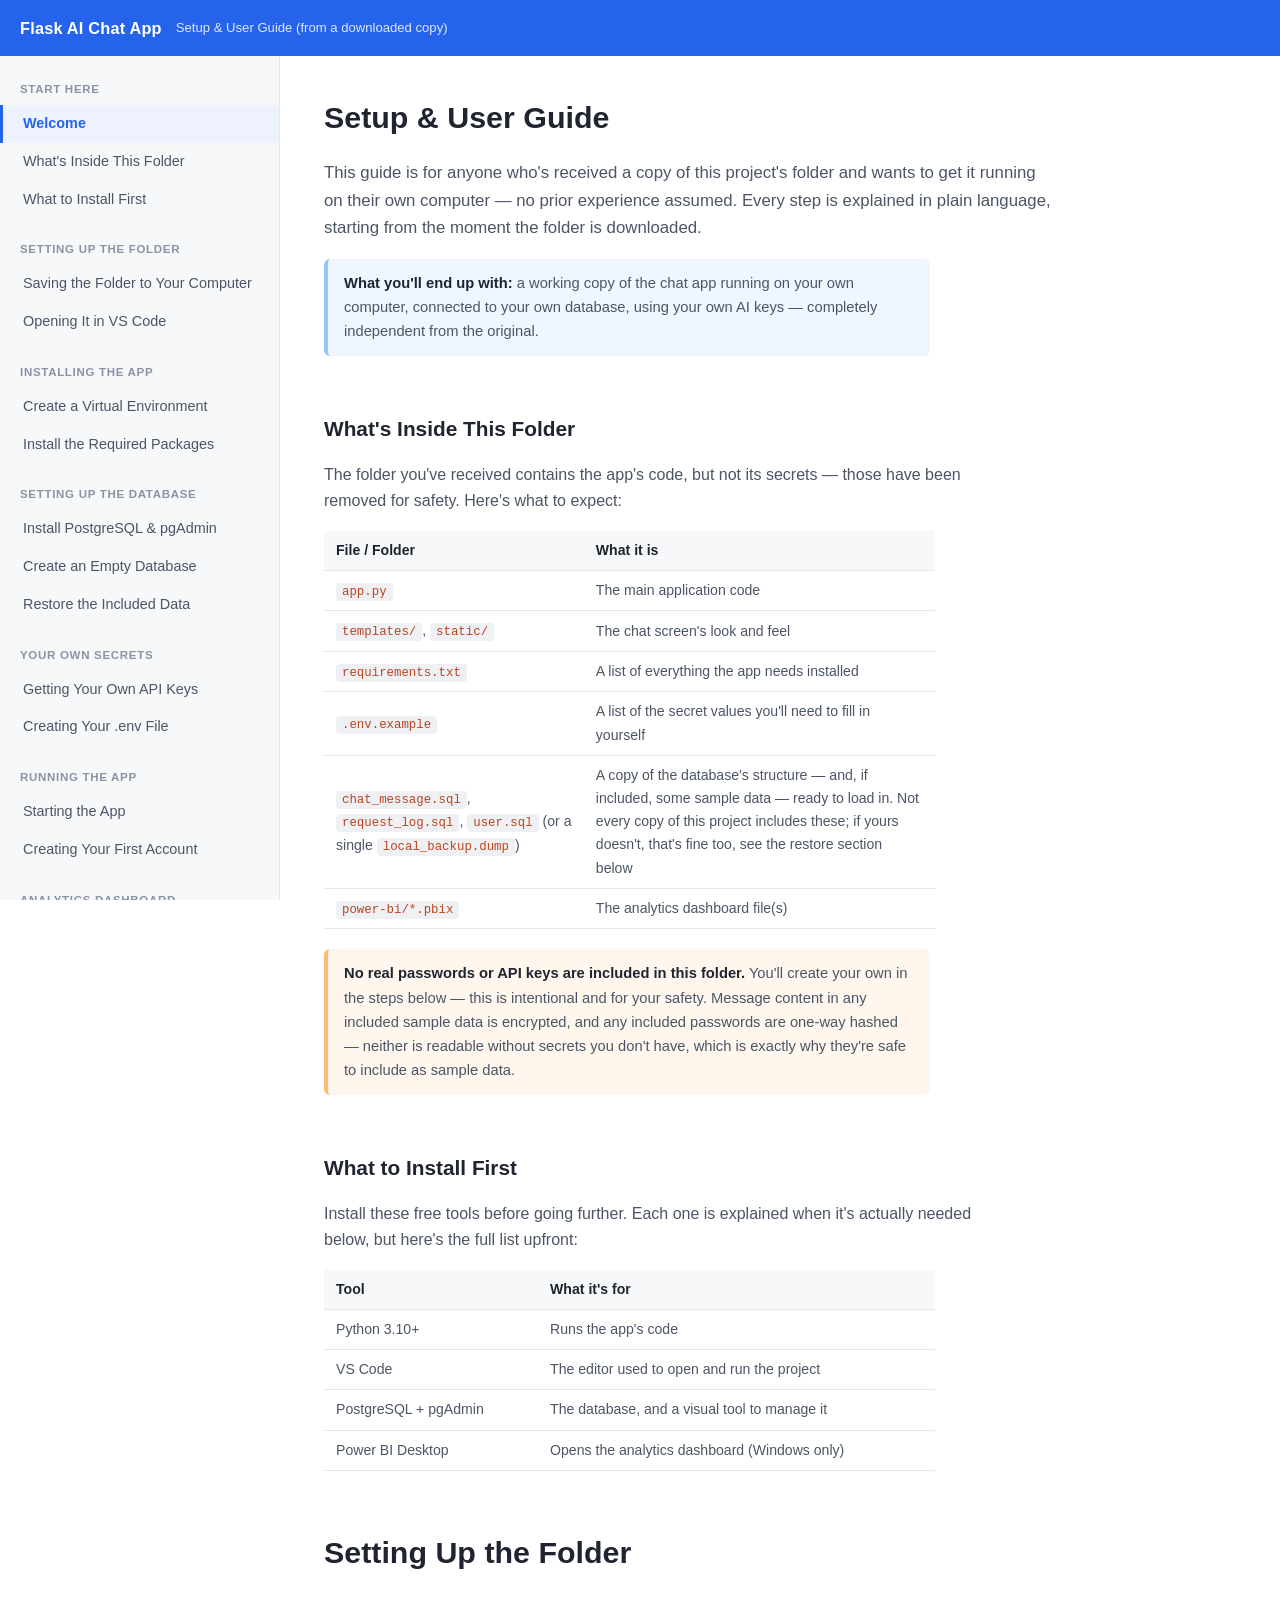
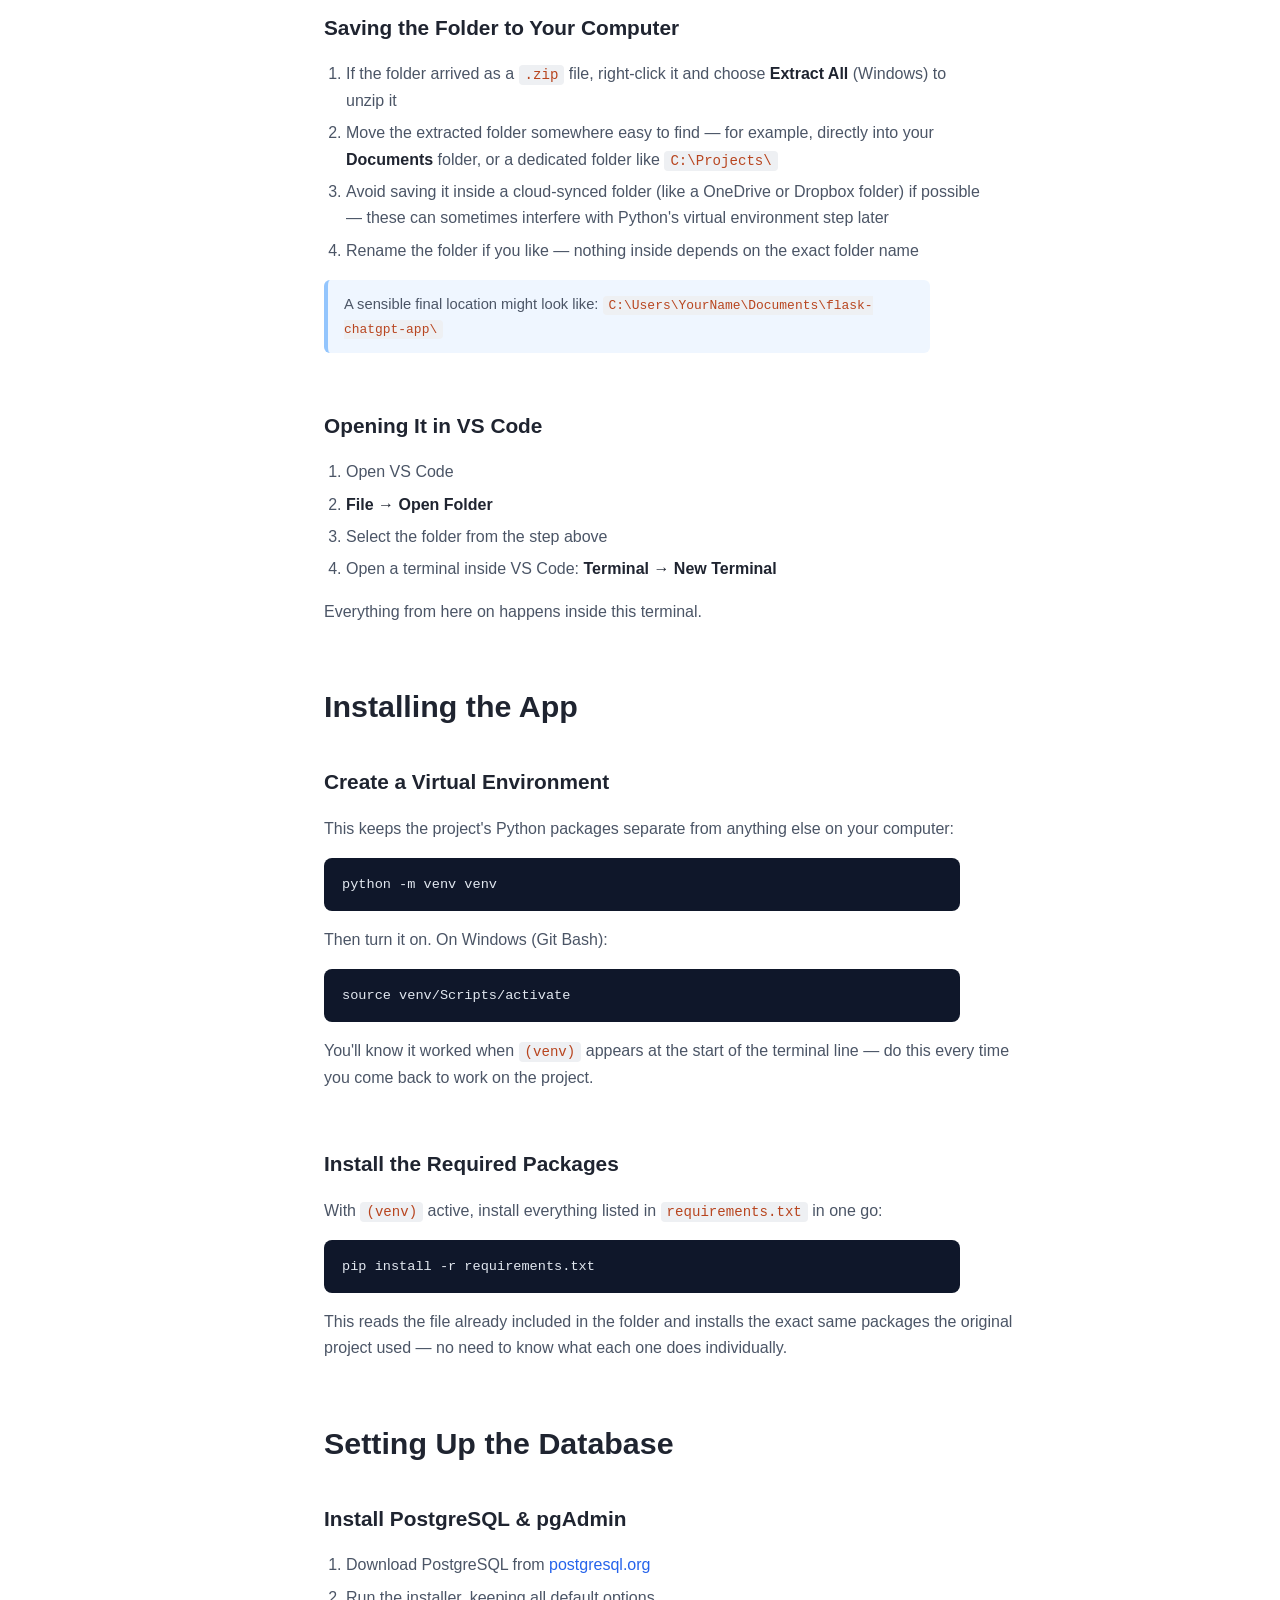
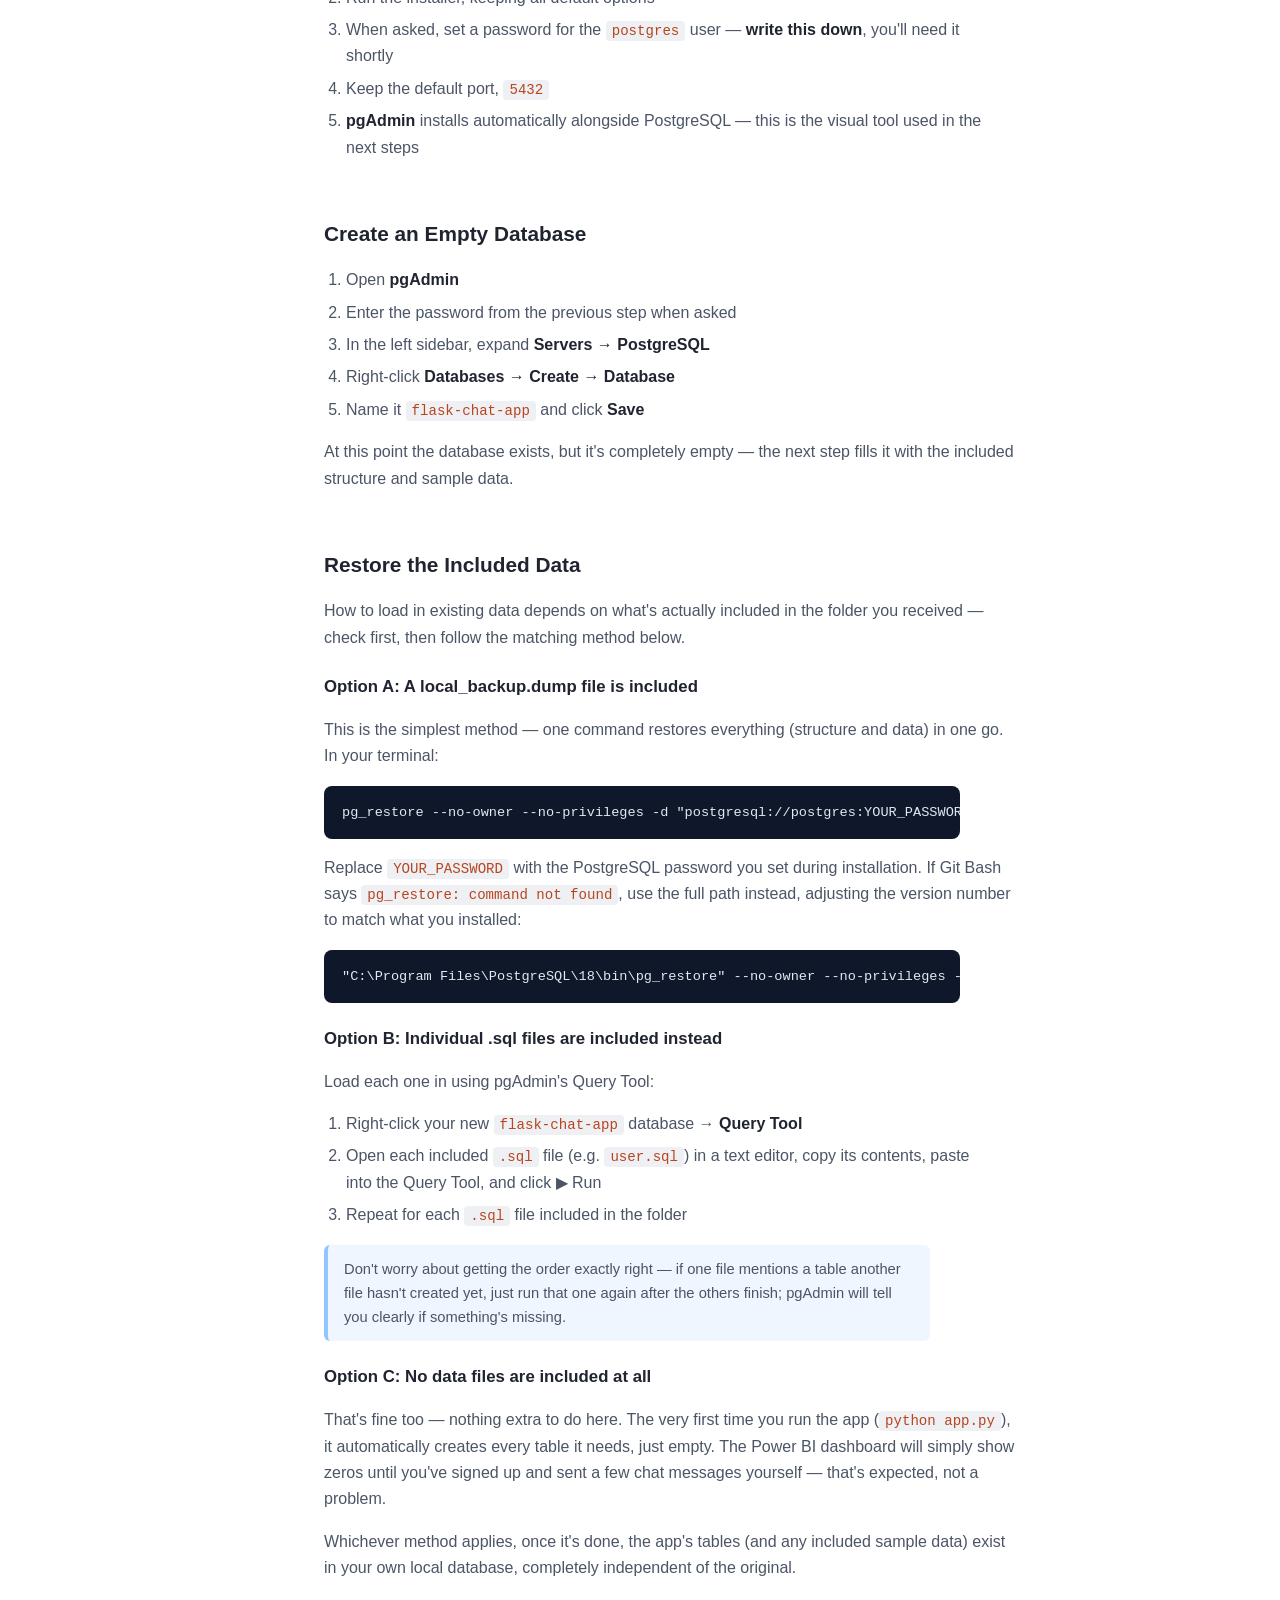
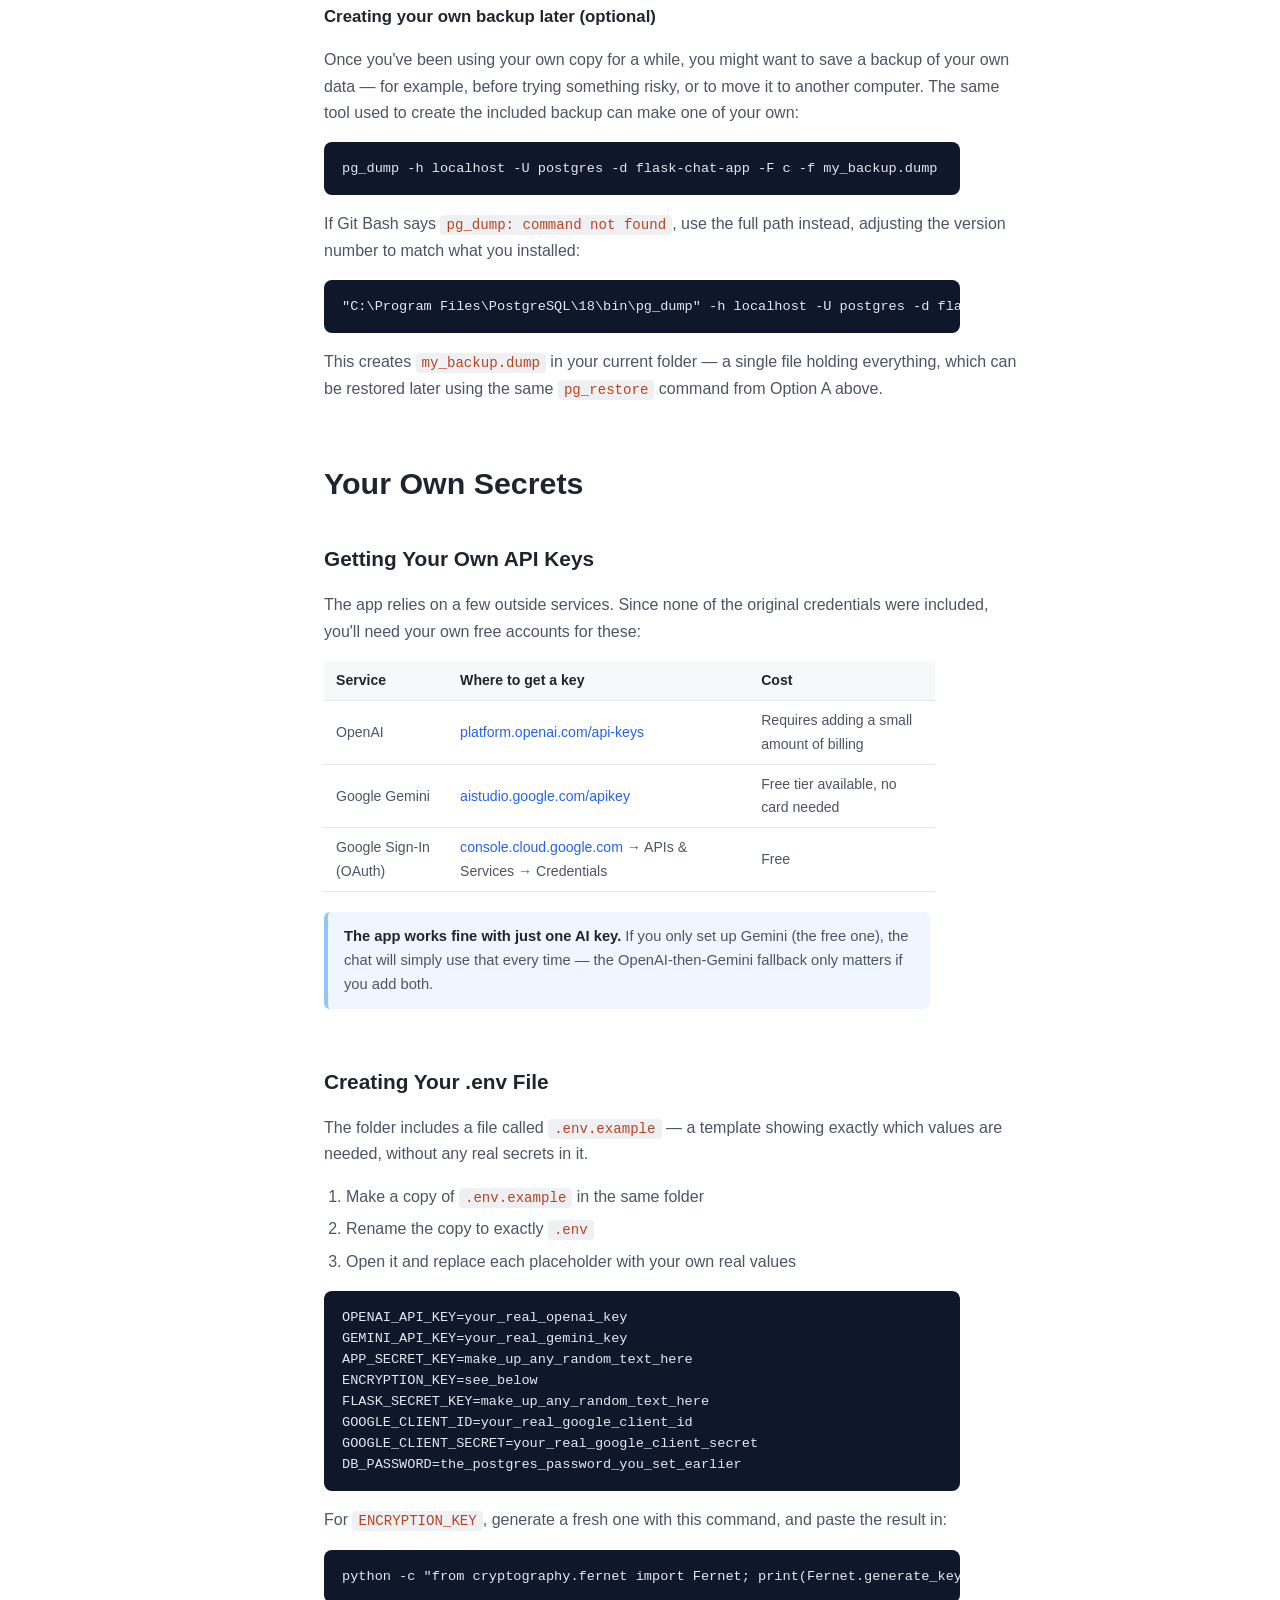
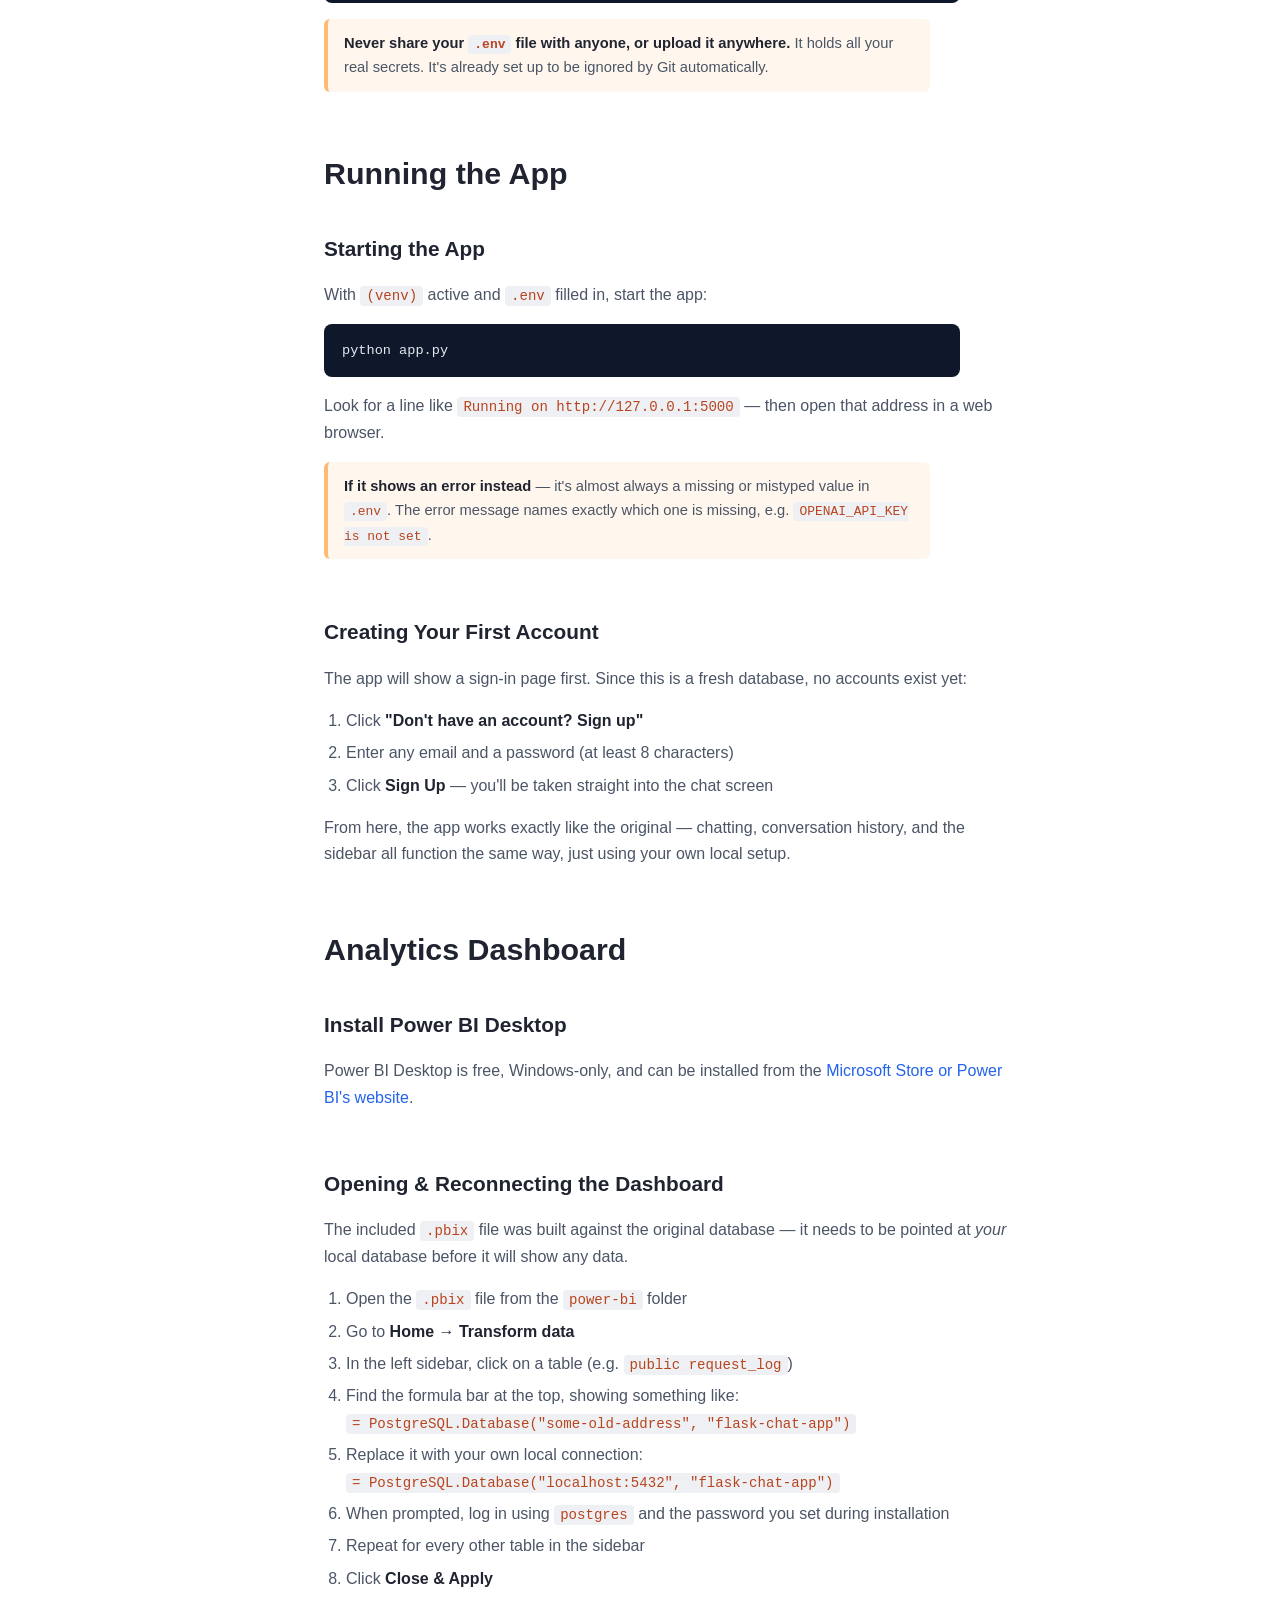
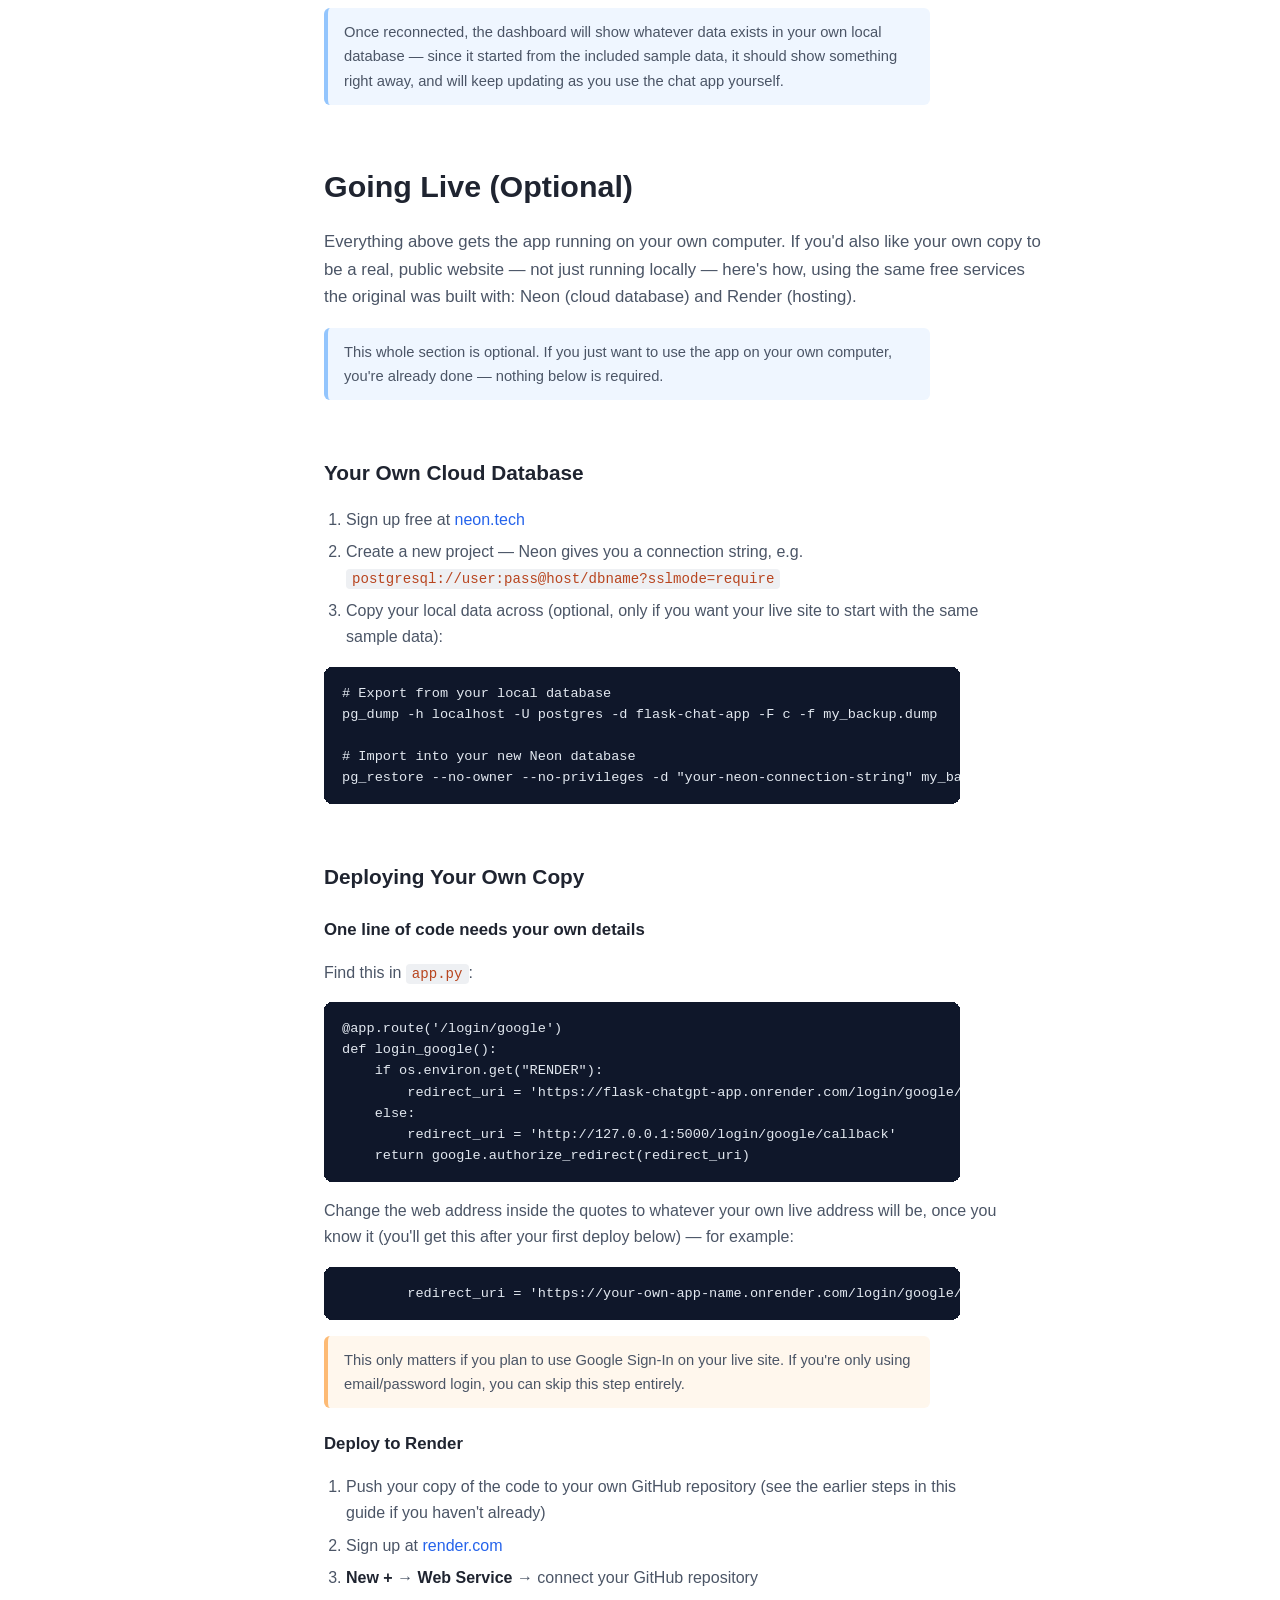
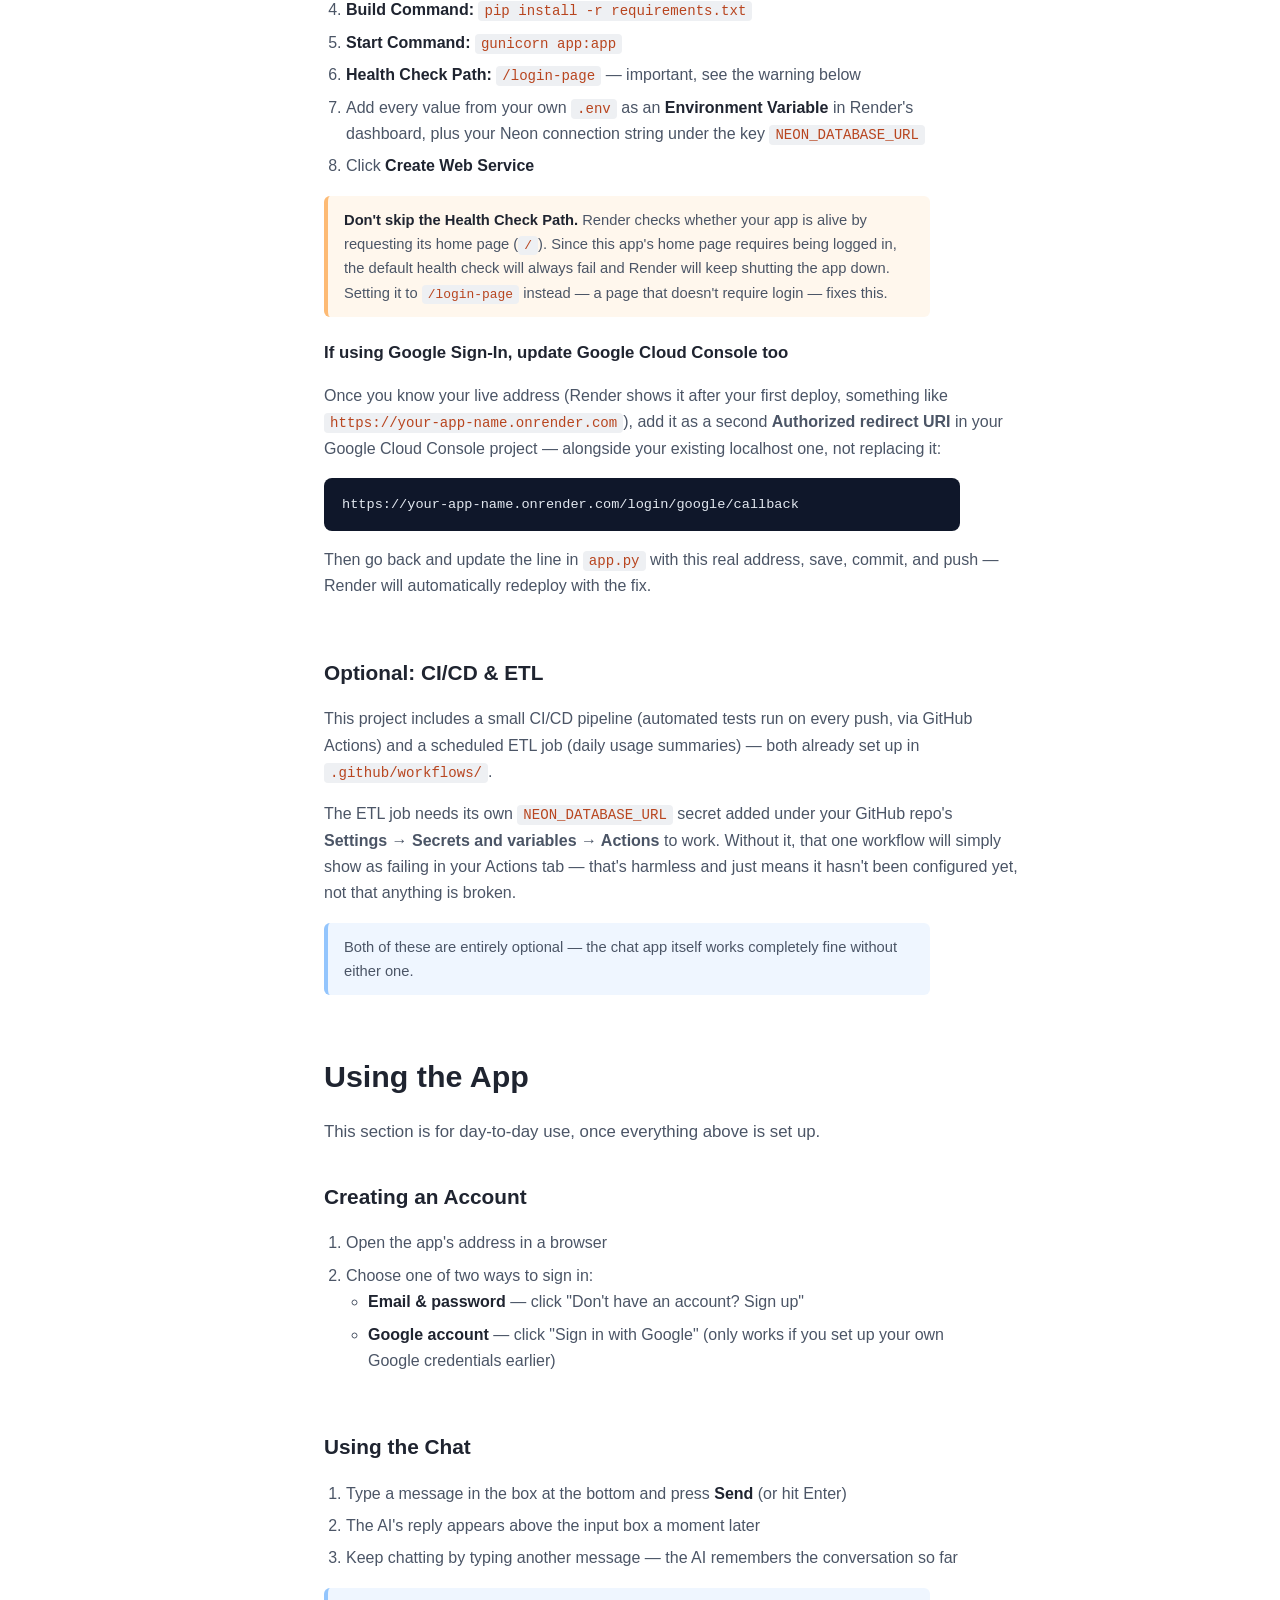
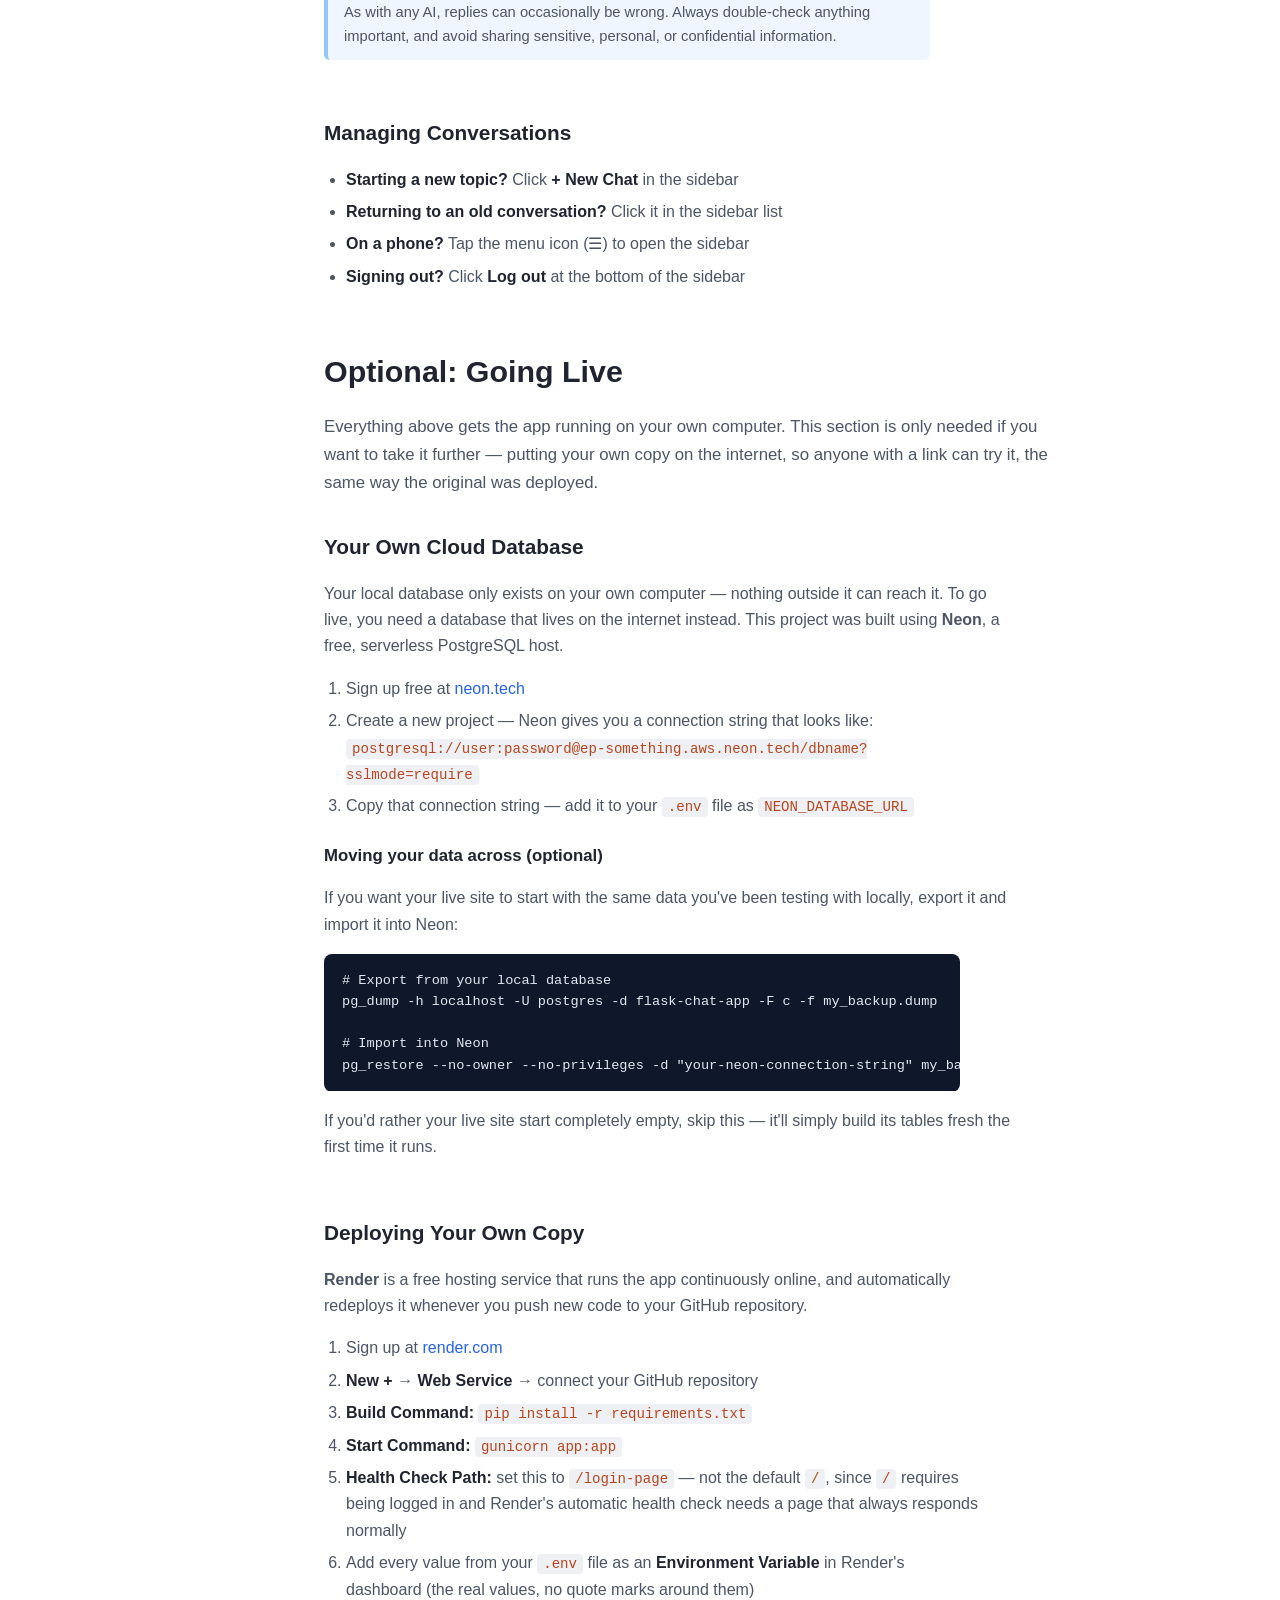
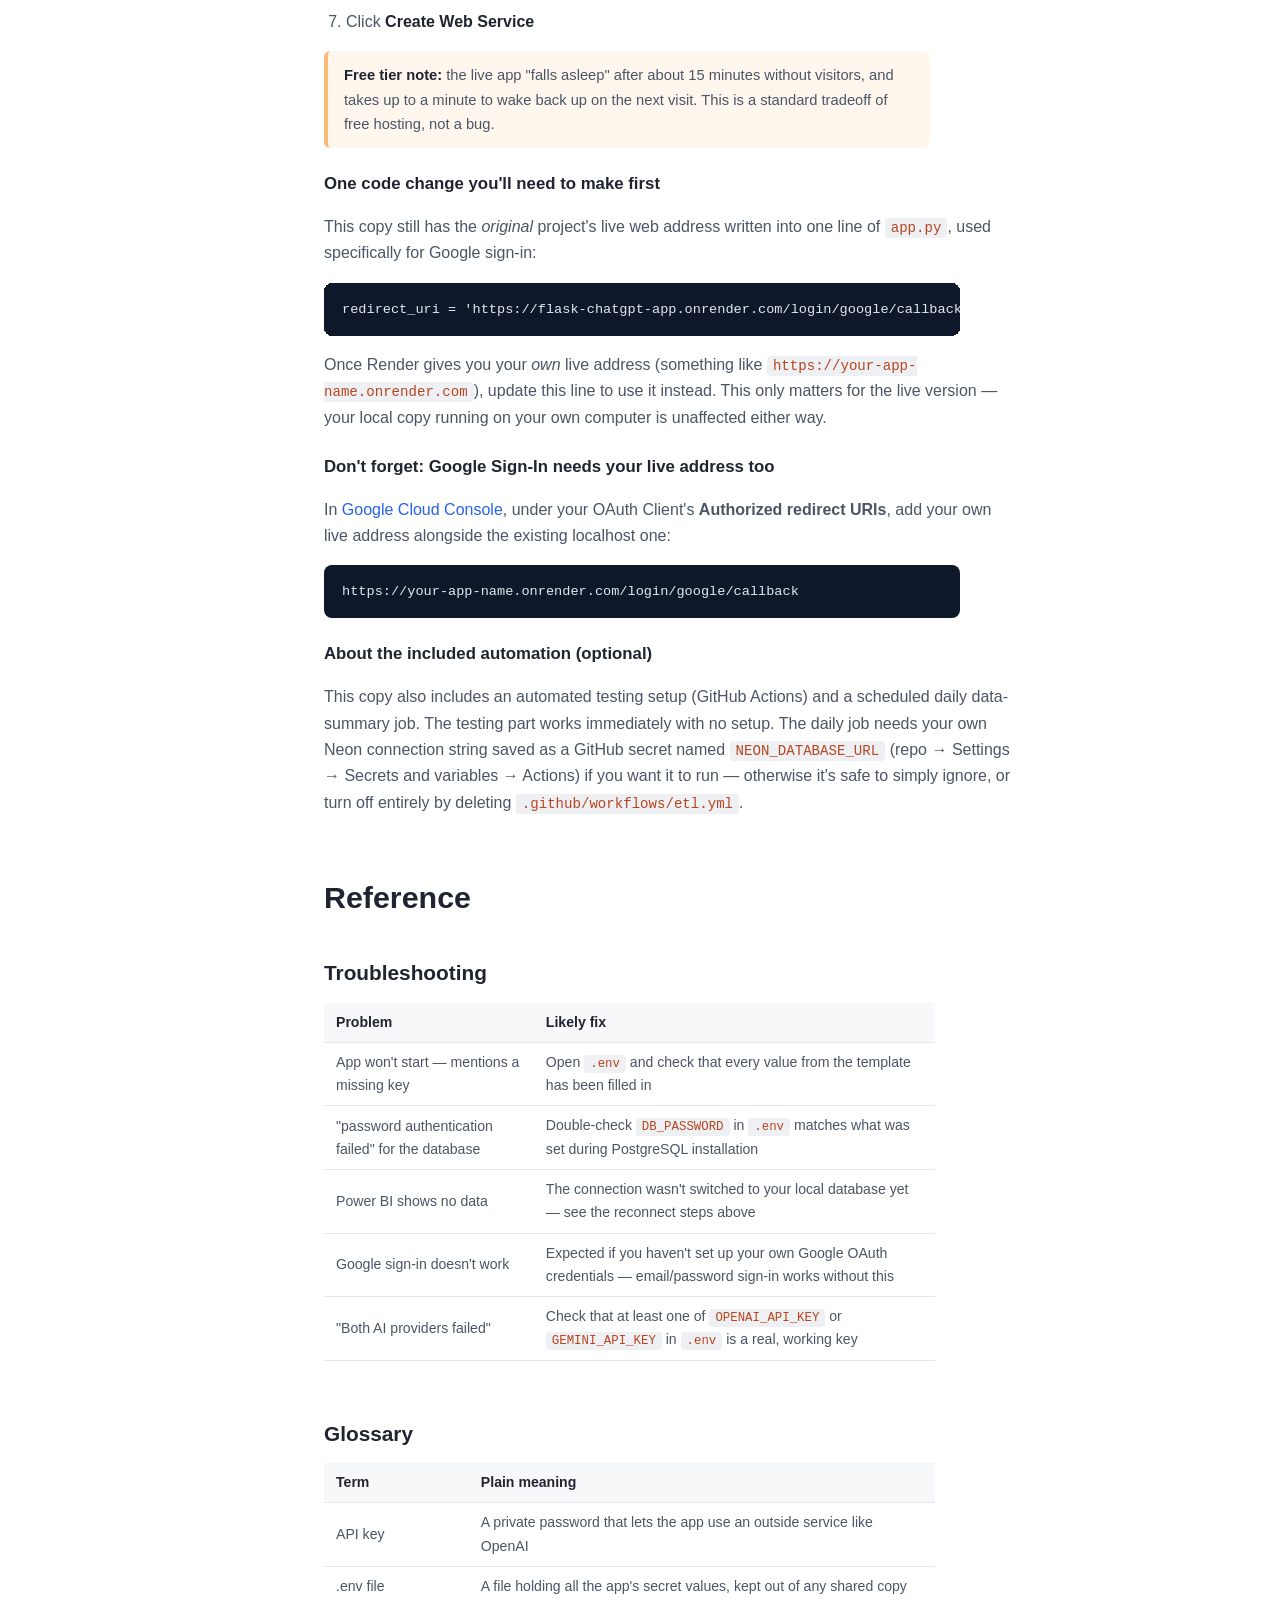
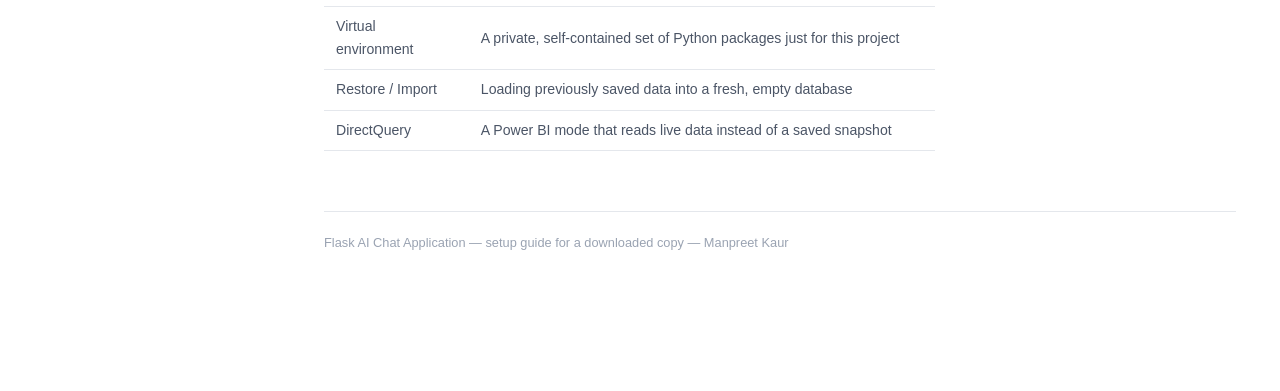
<file: docs/new_user_guide_setup_documentation.html>
<!DOCTYPE html>
<html lang="en">
<head>
<meta charset="UTF-8">
<meta name="viewport" content="width=device-width, initial-scale=1.0">
<title>Flask AI Chat App — Setup &amp; User Guide</title>
<style>
  :root{
    --blue:#2563eb;
    --blue-dark:#1d4ed8;
    --ink:#1f2430;
    --ink-soft:#4b5566;
    --line:#e4e7ec;
    --bg-side:#f7f8fa;
    --code-bg:#0f172a;
    --code-ink:#e2e8f0;
    --warn-bg:#fff7ed;
    --warn-line:#fdba74;
    --note-bg:#eff6ff;
    --note-line:#93c5fd;
  }
  *{box-sizing:border-box;}
  html,body{margin:0;padding:0;}
  body{
    font-family: -apple-system, "Segoe UI", Roboto, Helvetica, Arial, sans-serif;
    color:var(--ink);
    background:#fff;
    line-height:1.65;
  }
  a{color:var(--blue); text-decoration:none;}
  a:hover{text-decoration:underline;}

  /* ---------- Top bar ---------- */
  .topbar{
    height:56px;
    display:flex;
    align-items:center;
    gap:14px;
    padding:0 20px;
    background:var(--blue);
    color:#fff;
    position:sticky;
    top:0;
    z-index:50;
  }
  .topbar .brand{
    font-weight:700;
    font-size:1.02rem;
    letter-spacing:.2px;
  }
  .topbar .tagline{
    font-size:.82rem;
    opacity:.85;
    display:none;
  }
  @media(min-width:720px){ .topbar .tagline{display:inline;} }
  .topbar .menu-btn{
    margin-left:auto;
    background:rgba(255,255,255,.15);
    border:none;
    color:#fff;
    padding:6px 10px;
    border-radius:6px;
    cursor:pointer;
    font-size:.9rem;
    display:none;
  }
  @media(max-width:900px){ .topbar .menu-btn{display:inline-block;} }

  /* ---------- Layout ---------- */
  .shell{
    display:flex;
    max-width:1320px;
    margin:0 auto;
  }
  .sidebar{
    width:280px;
    flex-shrink:0;
    background:var(--bg-side);
    border-right:1px solid var(--line);
    height:calc(100vh - 56px);
    position:sticky;
    top:56px;
    overflow-y:auto;
    padding:18px 0 40px 0;
  }
  @media(max-width:900px){
    .sidebar{
      position:fixed;
      left:0; top:56px;
      height:calc(100vh - 56px);
      z-index:40;
      transform:translateX(-100%);
      transition:transform .2s ease;
      box-shadow:2px 0 12px rgba(0,0,0,.12);
    }
    .sidebar.open{ transform:translateX(0); }
  }
  .sidebar h4{
    font-size:.72rem;
    text-transform:uppercase;
    letter-spacing:.06em;
    color:#8a93a3;
    margin:22px 20px 6px 20px;
  }
  .sidebar h4:first-child{ margin-top:6px; }
  .sidebar a.nav-link{
    display:block;
    padding:7px 20px;
    font-size:.9rem;
    color:var(--ink-soft);
    border-left:3px solid transparent;
  }
  .sidebar a.nav-link:hover{
    background:#eef1f5;
    text-decoration:none;
    color:var(--ink);
  }
  .sidebar a.nav-link.active{
    border-left:3px solid var(--blue);
    color:var(--blue);
    background:#eef2ff;
    font-weight:600;
  }

  .content{
    flex:1;
    min-width:0;
    padding:36px 44px 100px 44px;
  }
  @media(max-width:640px){
    .content{ padding:24px 18px 80px 18px; }
  }

  section.doc-section{
    margin-bottom:56px;
    scroll-margin-top:72px;
  }
  section.doc-section h1{
    font-size:1.9rem;
    margin:0 0 6px 0;
    color:var(--ink);
  }
  section.doc-section h2{
    font-size:1.3rem;
    margin:34px 0 10px 0;
    padding-top:6px;
    border-top:1px solid var(--line);
  }
  section.doc-section > h2:first-of-type{ border-top:none; padding-top:0; }
  section.doc-section h3{
    font-size:1.05rem;
    margin:22px 0 8px 0;
    color:var(--ink);
  }
  section.doc-section p{
    color:var(--ink-soft);
    max-width:78ch;
  }
  section.doc-section ul, section.doc-section ol{
    color:var(--ink-soft);
    max-width:74ch;
    padding-left:22px;
  }
  section.doc-section li{ margin-bottom:6px; }
  section.doc-section li strong{ color:var(--ink); }

  .lede{
    font-size:1.05rem;
    color:var(--ink-soft);
    max-width:70ch;
  }

  code{
    background:#eef0f3;
    padding:2px 6px;
    border-radius:4px;
    font-family:"SFMono-Regular", Consolas, "Liberation Mono", Menlo, monospace;
    font-size:.88em;
    color:#b8451f;
  }
  pre{
    background:var(--code-bg);
    color:var(--code-ink);
    padding:16px 18px;
    border-radius:8px;
    overflow-x:auto;
    font-size:.85rem;
    line-height:1.55;
    max-width:78ch;
  }
  pre code{
    background:none;
    color:inherit;
    padding:0;
    font-size:1em;
  }

  .callout{
    border-left:4px solid var(--note-line);
    background:var(--note-bg);
    padding:12px 16px;
    border-radius:6px;
    margin:16px 0;
    max-width:74ch;
    font-size:.92rem;
    color:var(--ink-soft);
  }
  .callout.warn{
    border-left-color:var(--warn-line);
    background:var(--warn-bg);
  }
  .callout strong{ color:var(--ink); }

  table{
    border-collapse:collapse;
    width:100%;
    max-width:78ch;
    margin:12px 0 20px 0;
    font-size:.88rem;
  }
  th,td{
    text-align:left;
    padding:8px 12px;
    border-bottom:1px solid var(--line);
  }
  th{ color:var(--ink); background:#f7f8fa; }
  td{ color:var(--ink-soft); }

  .step-num{
    display:inline-flex;
    align-items:center;
    justify-content:center;
    width:22px;height:22px;
    background:var(--blue);
    color:#fff;
    border-radius:50%;
    font-size:.75rem;
    font-weight:700;
    margin-right:8px;
  }

  .toc-top{
    background:#f7f8fa;
    border:1px solid var(--line);
    border-radius:8px;
    padding:16px 20px;
    max-width:60ch;
    margin:18px 0 8px 0;
  }
  .toc-top a{ display:block; font-size:.9rem; padding:3px 0; }

  footer.docfoot{
    border-top:1px solid var(--line);
    margin-top:60px;
    padding-top:20px;
    color:#9aa3b2;
    font-size:.8rem;
  }
</style>
</head>
<body>

<div class="topbar">
  <div class="brand">Flask AI Chat App</div>
  <div class="tagline">Setup &amp; User Guide (from a downloaded copy)</div>
  <button class="menu-btn" onclick="document.querySelector('.sidebar').classList.toggle('open')">☰ Menu</button>
</div>

<div class="shell">
  <nav class="sidebar">
    <h4>Start Here</h4>
    <a class="nav-link" href="#welcome">Welcome</a>
    <a class="nav-link" href="#whats-inside">What's Inside This Folder</a>
    <a class="nav-link" href="#prereqs">What to Install First</a>

    <h4>Setting Up the Folder</h4>
    <a class="nav-link" href="#save-folder">Saving the Folder to Your Computer</a>
    <a class="nav-link" href="#open-vscode">Opening It in VS Code</a>

    <h4>Installing the App</h4>
    <a class="nav-link" href="#venv">Create a Virtual Environment</a>
    <a class="nav-link" href="#packages">Install the Required Packages</a>

    <h4>Setting Up the Database</h4>
    <a class="nav-link" href="#install-postgres">Install PostgreSQL &amp; pgAdmin</a>
    <a class="nav-link" href="#create-db">Create an Empty Database</a>
    <a class="nav-link" href="#restore-db">Restore the Included Data</a>

    <h4>Your Own Secrets</h4>
    <a class="nav-link" href="#get-keys">Getting Your Own API Keys</a>
    <a class="nav-link" href="#create-env">Creating Your .env File</a>

    <h4>Running the App</h4>
    <a class="nav-link" href="#run-app">Starting the App</a>
    <a class="nav-link" href="#first-signup">Creating Your First Account</a>

    <h4>Analytics Dashboard</h4>
    <a class="nav-link" href="#install-powerbi">Install Power BI Desktop</a>
    <a class="nav-link" href="#reconnect-powerbi">Opening &amp; Reconnecting the Dashboard</a>

    <h4>Going Live (Optional)</h4>
    <a class="nav-link" href="#going-live-intro">Do You Need This?</a>
    <a class="nav-link" href="#your-own-neon">Your Own Cloud Database</a>
    <a class="nav-link" href="#your-own-render">Deploying Your Own Copy</a>
    <a class="nav-link" href="#your-own-cicd">Optional: CI/CD &amp; ETL</a>

    <h4>Using the App</h4>
    <a class="nav-link" href="#user-signup">Creating an Account</a>
    <a class="nav-link" href="#user-chat">Using the Chat</a>
    <a class="nav-link" href="#user-history">Managing Conversations</a>

    <h4>Optional: Going Live</h4>
    <a class="nav-link" href="#live-neon">Your Own Cloud Database</a>
    <a class="nav-link" href="#live-render">Deploying Your Own Copy</a>

    <h4>Reference</h4>
    <a class="nav-link" href="#troubleshoot">Troubleshooting</a>
    <a class="nav-link" href="#glossary">Glossary</a>
  </nav>


  <div class="content">
    <section class="doc-section" id="welcome">
      <h1>Setup &amp; User Guide</h1>
      <p class="lede">This guide is for anyone who's received a copy of this project's folder and wants to get it running on their own computer — no prior experience assumed. Every step is explained in plain language, starting from the moment the folder is downloaded.</p>
      <div class="callout">
        <strong>What you'll end up with:</strong> a working copy of the chat app running on your own computer, connected to your own database, using your own AI keys — completely independent from the original.
      </div>
    </section>

    <section class="doc-section" id="whats-inside">
      <h2 style="border-top:none;">What's Inside This Folder</h2>
      <p>The folder you've received contains the app's code, but not its secrets — those have been removed for safety. Here's what to expect:</p>
      <table>
        <tr><th>File / Folder</th><th>What it is</th></tr>
        <tr><td><code>app.py</code></td><td>The main application code</td></tr>
        <tr><td><code>templates/</code>, <code>static/</code></td><td>The chat screen's look and feel</td></tr>
        <tr><td><code>requirements.txt</code></td><td>A list of everything the app needs installed</td></tr>
        <tr><td><code>.env.example</code></td><td>A list of the secret values you'll need to fill in yourself</td></tr>
        <tr><td><code>chat_message.sql</code>, <code>request_log.sql</code>, <code>user.sql</code> (or a single <code>local_backup.dump</code>)</td><td>A copy of the database's structure — and, if included, some sample data — ready to load in. Not every copy of this project includes these; if yours doesn't, that's fine too, see the restore section below</td></tr>
        <tr><td><code>power-bi/*.pbix</code></td><td>The analytics dashboard file(s)</td></tr>
      </table>
      <div class="callout warn">
        <strong>No real passwords or API keys are included in this folder.</strong> You'll create your own in the steps below — this is intentional and for your safety. Message content in any included sample data is encrypted, and any included passwords are one-way hashed — neither is readable without secrets you don't have, which is exactly why they're safe to include as sample data.
      </div>
    </section>

    <section class="doc-section" id="prereqs">
      <h2 style="border-top:none;">What to Install First</h2>
      <p>Install these free tools before going further. Each one is explained when it's actually needed below, but here's the full list upfront:</p>
      <table>
        <tr><th>Tool</th><th>What it's for</th></tr>
        <tr><td>Python 3.10+</td><td>Runs the app's code</td></tr>
        <tr><td>VS Code</td><td>The editor used to open and run the project</td></tr>
        <tr><td>PostgreSQL + pgAdmin</td><td>The database, and a visual tool to manage it</td></tr>
        <tr><td>Power BI Desktop</td><td>Opens the analytics dashboard (Windows only)</td></tr>
      </table>
    </section>

    <section class="doc-section" id="save-folder">
      <h1>Setting Up the Folder</h1>
      <h2 style="border-top:none;">Saving the Folder to Your Computer</h2>
      <ol>
        <li>If the folder arrived as a <code>.zip</code> file, right-click it and choose <strong>Extract All</strong> (Windows) to unzip it</li>
        <li>Move the extracted folder somewhere easy to find — for example, directly into your <strong>Documents</strong> folder, or a dedicated folder like <code>C:\Projects\</code></li>
        <li>Avoid saving it inside a cloud-synced folder (like a OneDrive or Dropbox folder) if possible — these can sometimes interfere with Python's virtual environment step later</li>
        <li>Rename the folder if you like — nothing inside depends on the exact folder name</li>
      </ol>
      <div class="callout">
        A sensible final location might look like: <code>C:\Users\YourName\Documents\flask-chatgpt-app\</code>
      </div>
    </section>

    <section class="doc-section" id="open-vscode">
      <h2 style="border-top:none;">Opening It in VS Code</h2>
      <ol>
        <li>Open VS Code</li>
        <li><strong>File → Open Folder</strong></li>
        <li>Select the folder from the step above</li>
        <li>Open a terminal inside VS Code: <strong>Terminal → New Terminal</strong></li>
      </ol>
      <p>Everything from here on happens inside this terminal.</p>
    </section>

    <section class="doc-section" id="venv">
      <h1>Installing the App</h1>
      <h2 style="border-top:none;">Create a Virtual Environment</h2>
      <p>This keeps the project's Python packages separate from anything else on your computer:</p>
      <pre><code>python -m venv venv</code></pre>
      <p>Then turn it on. On Windows (Git Bash):</p>
      <pre><code>source venv/Scripts/activate</code></pre>
      <p>You'll know it worked when <code>(venv)</code> appears at the start of the terminal line — do this every time you come back to work on the project.</p>
    </section>

    <section class="doc-section" id="packages">
      <h2 style="border-top:none;">Install the Required Packages</h2>
      <p>With <code>(venv)</code> active, install everything listed in <code>requirements.txt</code> in one go:</p>
      <pre><code>pip install -r requirements.txt</code></pre>
      <p>This reads the file already included in the folder and installs the exact same packages the original project used — no need to know what each one does individually.</p>
    </section>


    <section class="doc-section" id="install-postgres">
      <h1>Setting Up the Database</h1>
      <h2 style="border-top:none;">Install PostgreSQL &amp; pgAdmin</h2>
      <ol>
        <li>Download PostgreSQL from <a href="https://www.postgresql.org/download/" target="_blank">postgresql.org</a></li>
        <li>Run the installer, keeping all default options</li>
        <li>When asked, set a password for the <code>postgres</code> user — <strong>write this down</strong>, you'll need it shortly</li>
        <li>Keep the default port, <code>5432</code></li>
        <li><strong>pgAdmin</strong> installs automatically alongside PostgreSQL — this is the visual tool used in the next steps</li>
      </ol>
    </section>

    <section class="doc-section" id="create-db">
      <h2 style="border-top:none;">Create an Empty Database</h2>
      <ol>
        <li>Open <strong>pgAdmin</strong></li>
        <li>Enter the password from the previous step when asked</li>
        <li>In the left sidebar, expand <strong>Servers → PostgreSQL</strong></li>
        <li>Right-click <strong>Databases → Create → Database</strong></li>
        <li>Name it <code>flask-chat-app</code> and click <strong>Save</strong></li>
      </ol>
      <p>At this point the database exists, but it's completely empty — the next step fills it with the included structure and sample data.</p>
    </section>

    <section class="doc-section" id="restore-db">
      <h2 style="border-top:none;">Restore the Included Data</h2>
      <p>How to load in existing data depends on what's actually included in the folder you received — check first, then follow the matching method below.</p>

      <h3>Option A: A local_backup.dump file is included</h3>
      <p>This is the simplest method — one command restores everything (structure and data) in one go. In your terminal:</p>
      <pre><code>pg_restore --no-owner --no-privileges -d "postgresql://postgres:YOUR_PASSWORD@localhost:5432/flask-chat-app" local_backup.dump</code></pre>
      <p>Replace <code>YOUR_PASSWORD</code> with the PostgreSQL password you set during installation. If Git Bash says <code>pg_restore: command not found</code>, use the full path instead, adjusting the version number to match what you installed:</p>
      <pre><code>"C:\Program Files\PostgreSQL\18\bin\pg_restore" --no-owner --no-privileges -d "postgresql://postgres:YOUR_PASSWORD@localhost:5432/flask-chat-app" local_backup.dump</code></pre>

      <h3>Option B: Individual .sql files are included instead</h3>
      <p>Load each one in using pgAdmin's Query Tool:</p>
      <ol>
        <li>Right-click your new <code>flask-chat-app</code> database → <strong>Query Tool</strong></li>
        <li>Open each included <code>.sql</code> file (e.g. <code>user.sql</code>) in a text editor, copy its contents, paste into the Query Tool, and click ▶ Run</li>
        <li>Repeat for each <code>.sql</code> file included in the folder</li>
      </ol>
      <div class="callout">
        Don't worry about getting the order exactly right — if one file mentions a table another file hasn't created yet, just run that one again after the others finish; pgAdmin will tell you clearly if something's missing.
      </div>

      <h3>Option C: No data files are included at all</h3>
      <p>That's fine too — nothing extra to do here. The very first time you run the app (<code>python app.py</code>), it automatically creates every table it needs, just empty. The Power BI dashboard will simply show zeros until you've signed up and sent a few chat messages yourself — that's expected, not a problem.</p>

      <p>Whichever method applies, once it's done, the app's tables (and any included sample data) exist in your own local database, completely independent of the original.</p>

      <h3>Creating your own backup later (optional)</h3>
      <p>Once you've been using your own copy for a while, you might want to save a backup of your own data — for example, before trying something risky, or to move it to another computer. The same tool used to create the included backup can make one of your own:</p>
      <pre><code>pg_dump -h localhost -U postgres -d flask-chat-app -F c -f my_backup.dump</code></pre>
      <p>If Git Bash says <code>pg_dump: command not found</code>, use the full path instead, adjusting the version number to match what you installed:</p>
      <pre><code>"C:\Program Files\PostgreSQL\18\bin\pg_dump" -h localhost -U postgres -d flask-chat-app -F c -f my_backup.dump</code></pre>
      <p>This creates <code>my_backup.dump</code> in your current folder — a single file holding everything, which can be restored later using the same <code>pg_restore</code> command from Option A above.</p>
    </section>


    <section class="doc-section" id="get-keys">
      <h1>Your Own Secrets</h1>
      <h2 style="border-top:none;">Getting Your Own API Keys</h2>
      <p>The app relies on a few outside services. Since none of the original credentials were included, you'll need your own free accounts for these:</p>
      <table>
        <tr><th>Service</th><th>Where to get a key</th><th>Cost</th></tr>
        <tr><td>OpenAI</td><td><a href="https://platform.openai.com/api-keys" target="_blank">platform.openai.com/api-keys</a></td><td>Requires adding a small amount of billing</td></tr>
        <tr><td>Google Gemini</td><td><a href="https://aistudio.google.com/apikey" target="_blank">aistudio.google.com/apikey</a></td><td>Free tier available, no card needed</td></tr>
        <tr><td>Google Sign-In (OAuth)</td><td><a href="https://console.cloud.google.com" target="_blank">console.cloud.google.com</a> → APIs &amp; Services → Credentials</td><td>Free</td></tr>
      </table>
      <div class="callout">
        <strong>The app works fine with just one AI key.</strong> If you only set up Gemini (the free one), the chat will simply use that every time — the OpenAI-then-Gemini fallback only matters if you add both.
      </div>
    </section>

    <section class="doc-section" id="create-env">
      <h2 style="border-top:none;">Creating Your .env File</h2>
      <p>The folder includes a file called <code>.env.example</code> — a template showing exactly which values are needed, without any real secrets in it.</p>
      <ol>
        <li>Make a copy of <code>.env.example</code> in the same folder</li>
        <li>Rename the copy to exactly <code>.env</code></li>
        <li>Open it and replace each placeholder with your own real values</li>
      </ol>
      <pre><code>OPENAI_API_KEY=your_real_openai_key
GEMINI_API_KEY=your_real_gemini_key
APP_SECRET_KEY=make_up_any_random_text_here
ENCRYPTION_KEY=see_below
FLASK_SECRET_KEY=make_up_any_random_text_here
GOOGLE_CLIENT_ID=your_real_google_client_id
GOOGLE_CLIENT_SECRET=your_real_google_client_secret
DB_PASSWORD=the_postgres_password_you_set_earlier</code></pre>
      <p>For <code>ENCRYPTION_KEY</code>, generate a fresh one with this command, and paste the result in:</p>
      <pre><code>python -c "from cryptography.fernet import Fernet; print(Fernet.generate_key().decode())"</code></pre>
      <div class="callout warn">
        <strong>Never share your <code>.env</code> file with anyone, or upload it anywhere.</strong> It holds all your real secrets. It's already set up to be ignored by Git automatically.
      </div>
    </section>


    <section class="doc-section" id="run-app">
      <h1>Running the App</h1>
      <h2 style="border-top:none;">Starting the App</h2>
      <p>With <code>(venv)</code> active and <code>.env</code> filled in, start the app:</p>
      <pre><code>python app.py</code></pre>
      <p>Look for a line like <code>Running on http://127.0.0.1:5000</code> — then open that address in a web browser.</p>
      <div class="callout warn">
        <strong>If it shows an error instead</strong> — it's almost always a missing or mistyped value in <code>.env</code>. The error message names exactly which one is missing, e.g. <code>OPENAI_API_KEY is not set</code>.
      </div>
    </section>

    <section class="doc-section" id="first-signup">
      <h2 style="border-top:none;">Creating Your First Account</h2>
      <p>The app will show a sign-in page first. Since this is a fresh database, no accounts exist yet:</p>
      <ol>
        <li>Click <strong>"Don't have an account? Sign up"</strong></li>
        <li>Enter any email and a password (at least 8 characters)</li>
        <li>Click <strong>Sign Up</strong> — you'll be taken straight into the chat screen</li>
      </ol>
      <p>From here, the app works exactly like the original — chatting, conversation history, and the sidebar all function the same way, just using your own local setup.</p>
    </section>

    <section class="doc-section" id="install-powerbi">
      <h1>Analytics Dashboard</h1>
      <h2 style="border-top:none;">Install Power BI Desktop</h2>
      <p>Power BI Desktop is free, Windows-only, and can be installed from the <a href="https://www.microsoft.com/en-us/power-platform/products/power-bi/downloads" target="_blank">Microsoft Store or Power BI's website</a>.</p>
    </section>

    <section class="doc-section" id="reconnect-powerbi">
      <h2 style="border-top:none;">Opening &amp; Reconnecting the Dashboard</h2>
      <p>The included <code>.pbix</code> file was built against the original database — it needs to be pointed at <em>your</em> local database before it will show any data.</p>
      <ol>
        <li>Open the <code>.pbix</code> file from the <code>power-bi</code> folder</li>
        <li>Go to <strong>Home → Transform data</strong></li>
        <li>In the left sidebar, click on a table (e.g. <code>public request_log</code>)</li>
        <li>Find the formula bar at the top, showing something like:<br><code>= PostgreSQL.Database("some-old-address", "flask-chat-app")</code></li>
        <li>Replace it with your own local connection:<br><code>= PostgreSQL.Database("localhost:5432", "flask-chat-app")</code></li>
        <li>When prompted, log in using <code>postgres</code> and the password you set during installation</li>
        <li>Repeat for every other table in the sidebar</li>
        <li>Click <strong>Close &amp; Apply</strong></li>
      </ol>
      <div class="callout">
        Once reconnected, the dashboard will show whatever data exists in your own local database — since it started from the included sample data, it should show something right away, and will keep updating as you use the chat app yourself.
      </div>
    </section>

    <section class="doc-section" id="going-live-intro">
      <h1>Going Live (Optional)</h1>
      <p class="lede">Everything above gets the app running on your own computer. If you'd also like your own copy to be a real, public website — not just running locally — here's how, using the same free services the original was built with: Neon (cloud database) and Render (hosting).</p>
      <div class="callout">
        This whole section is optional. If you just want to use the app on your own computer, you're already done — nothing below is required.
      </div>
    </section>

    <section class="doc-section" id="your-own-neon">
      <h2 style="border-top:none;">Your Own Cloud Database</h2>
      <ol>
        <li>Sign up free at <a href="https://neon.tech" target="_blank">neon.tech</a></li>
        <li>Create a new project — Neon gives you a connection string, e.g. <code>postgresql://user:pass@host/dbname?sslmode=require</code></li>
        <li>Copy your local data across (optional, only if you want your live site to start with the same sample data):</li>
      </ol>
      <pre><code># Export from your local database
pg_dump -h localhost -U postgres -d flask-chat-app -F c -f my_backup.dump

# Import into your new Neon database
pg_restore --no-owner --no-privileges -d "your-neon-connection-string" my_backup.dump</code></pre>
    </section>

    <section class="doc-section" id="your-own-render">
      <h2 style="border-top:none;">Deploying Your Own Copy</h2>

      <h3>One line of code needs your own details</h3>
      <p>Find this in <code>app.py</code>:</p>
      <pre><code>@app.route('/login/google')
def login_google():
    if os.environ.get("RENDER"):
        redirect_uri = 'https://flask-chatgpt-app.onrender.com/login/google/callback'
    else:
        redirect_uri = 'http://127.0.0.1:5000/login/google/callback'
    return google.authorize_redirect(redirect_uri)</code></pre>
      <p>Change the web address inside the quotes to whatever your own live address will be, once you know it (you'll get this after your first deploy below) — for example:</p>
      <pre><code>        redirect_uri = 'https://your-own-app-name.onrender.com/login/google/callback'</code></pre>
      <div class="callout warn">
        This only matters if you plan to use Google Sign-In on your live site. If you're only using email/password login, you can skip this step entirely.
      </div>

      <h3>Deploy to Render</h3>
      <ol>
        <li>Push your copy of the code to your own GitHub repository (see the earlier steps in this guide if you haven't already)</li>
        <li>Sign up at <a href="https://render.com" target="_blank">render.com</a></li>
        <li><strong>New +</strong> → <strong>Web Service</strong> → connect your GitHub repository</li>
        <li><strong>Build Command:</strong> <code>pip install -r requirements.txt</code></li>
        <li><strong>Start Command:</strong> <code>gunicorn app:app</code></li>
        <li><strong>Health Check Path:</strong> <code>/login-page</code> — important, see the warning below</li>
        <li>Add every value from your own <code>.env</code> as an <strong>Environment Variable</strong> in Render's dashboard, plus your Neon connection string under the key <code>NEON_DATABASE_URL</code></li>
        <li>Click <strong>Create Web Service</strong></li>
      </ol>
      <div class="callout warn">
        <strong>Don't skip the Health Check Path.</strong> Render checks whether your app is alive by requesting its home page (<code>/</code>). Since this app's home page requires being logged in, the default health check will always fail and Render will keep shutting the app down. Setting it to <code>/login-page</code> instead — a page that doesn't require login — fixes this.
      </div>

      <h3>If using Google Sign-In, update Google Cloud Console too</h3>
      <p>Once you know your live address (Render shows it after your first deploy, something like <code>https://your-app-name.onrender.com</code>), add it as a second <strong>Authorized redirect URI</strong> in your Google Cloud Console project — alongside your existing localhost one, not replacing it:</p>
      <pre><code>https://your-app-name.onrender.com/login/google/callback</code></pre>
      <p>Then go back and update the line in <code>app.py</code> with this real address, save, commit, and push — Render will automatically redeploy with the fix.</p>
    </section>

    <section class="doc-section" id="your-own-cicd">
      <h2 style="border-top:none;">Optional: CI/CD &amp; ETL</h2>
      <p>This project includes a small CI/CD pipeline (automated tests run on every push, via GitHub Actions) and a scheduled ETL job (daily usage summaries) — both already set up in <code>.github/workflows/</code>.</p>
      <p>The ETL job needs its own <code>NEON_DATABASE_URL</code> secret added under your GitHub repo's <strong>Settings → Secrets and variables → Actions</strong> to work. Without it, that one workflow will simply show as failing in your Actions tab — that's harmless and just means it hasn't been configured yet, not that anything is broken.</p>
      <div class="callout">
        Both of these are entirely optional — the chat app itself works completely fine without either one.
      </div>
    </section>




    <section class="doc-section" id="user-signup">
      <h1>Using the App</h1>
      <p class="lede">This section is for day-to-day use, once everything above is set up.</p>

      <h2 style="border-top:none;">Creating an Account</h2>
      <ol>
        <li>Open the app's address in a browser</li>
        <li>Choose one of two ways to sign in:
          <ul>
            <li><strong>Email &amp; password</strong> — click "Don't have an account? Sign up"</li>
            <li><strong>Google account</strong> — click "Sign in with Google" (only works if you set up your own Google credentials earlier)</li>
          </ul>
        </li>
      </ol>
    </section>

    <section class="doc-section" id="user-chat">
      <h2 style="border-top:none;">Using the Chat</h2>
      <ol>
        <li>Type a message in the box at the bottom and press <strong>Send</strong> (or hit Enter)</li>
        <li>The AI's reply appears above the input box a moment later</li>
        <li>Keep chatting by typing another message — the AI remembers the conversation so far</li>
      </ol>
      <div class="callout">
        As with any AI, replies can occasionally be wrong. Always double-check anything important, and avoid sharing sensitive, personal, or confidential information.
      </div>
    </section>

    <section class="doc-section" id="user-history">
      <h2 style="border-top:none;">Managing Conversations</h2>
      <ul>
        <li><strong>Starting a new topic?</strong> Click <strong>+ New Chat</strong> in the sidebar</li>
        <li><strong>Returning to an old conversation?</strong> Click it in the sidebar list</li>
        <li><strong>On a phone?</strong> Tap the menu icon (☰) to open the sidebar</li>
        <li><strong>Signing out?</strong> Click <strong>Log out</strong> at the bottom of the sidebar</li>
      </ul>
    </section>

    <section class="doc-section" id="live-neon">
      <h1>Optional: Going Live</h1>
      <p class="lede">Everything above gets the app running on your own computer. This section is only needed if you want to take it further — putting your own copy on the internet, so anyone with a link can try it, the same way the original was deployed.</p>

      <h2 style="border-top:none;">Your Own Cloud Database</h2>
      <p>Your local database only exists on your own computer — nothing outside it can reach it. To go live, you need a database that lives on the internet instead. This project was built using <strong>Neon</strong>, a free, serverless PostgreSQL host.</p>
      <ol>
        <li>Sign up free at <a href="https://neon.tech" target="_blank">neon.tech</a></li>
        <li>Create a new project — Neon gives you a connection string that looks like:<br><code>postgresql://user:password@ep-something.aws.neon.tech/dbname?sslmode=require</code></li>
        <li>Copy that connection string — add it to your <code>.env</code> file as <code>NEON_DATABASE_URL</code></li>
      </ol>

      <h3>Moving your data across (optional)</h3>
      <p>If you want your live site to start with the same data you've been testing with locally, export it and import it into Neon:</p>
      <pre><code># Export from your local database
pg_dump -h localhost -U postgres -d flask-chat-app -F c -f my_backup.dump

# Import into Neon
pg_restore --no-owner --no-privileges -d "your-neon-connection-string" my_backup.dump</code></pre>
      <p>If you'd rather your live site start completely empty, skip this — it'll simply build its tables fresh the first time it runs.</p>
    </section>

    <section class="doc-section" id="live-render">
      <h2 style="border-top:none;">Deploying Your Own Copy</h2>
      <p><strong>Render</strong> is a free hosting service that runs the app continuously online, and automatically redeploys it whenever you push new code to your GitHub repository.</p>
      <ol>
        <li>Sign up at <a href="https://render.com" target="_blank">render.com</a></li>
        <li><strong>New +</strong> → <strong>Web Service</strong> → connect your GitHub repository</li>
        <li><strong>Build Command:</strong> <code>pip install -r requirements.txt</code></li>
        <li><strong>Start Command:</strong> <code>gunicorn app:app</code></li>
        <li><strong>Health Check Path:</strong> set this to <code>/login-page</code> — not the default <code>/</code>, since <code>/</code> requires being logged in and Render's automatic health check needs a page that always responds normally</li>
        <li>Add every value from your <code>.env</code> file as an <strong>Environment Variable</strong> in Render's dashboard (the real values, no quote marks around them)</li>
        <li>Click <strong>Create Web Service</strong></li>
      </ol>
      <div class="callout warn">
        <strong>Free tier note:</strong> the live app "falls asleep" after about 15 minutes without visitors, and takes up to a minute to wake back up on the next visit. This is a standard tradeoff of free hosting, not a bug.
      </div>

      <h3>One code change you'll need to make first</h3>
      <p>This copy still has the <em>original</em> project's live web address written into one line of <code>app.py</code>, used specifically for Google sign-in:</p>
      <pre><code>redirect_uri = 'https://flask-chatgpt-app.onrender.com/login/google/callback'</code></pre>
      <p>Once Render gives you your <em>own</em> live address (something like <code>https://your-app-name.onrender.com</code>), update this line to use it instead. This only matters for the live version — your local copy running on your own computer is unaffected either way.</p>

      <h3>Don't forget: Google Sign-In needs your live address too</h3>
      <p>In <a href="https://console.cloud.google.com" target="_blank">Google Cloud Console</a>, under your OAuth Client's <strong>Authorized redirect URIs</strong>, add your own live address alongside the existing localhost one:</p>
      <pre><code>https://your-app-name.onrender.com/login/google/callback</code></pre>

      <h3>About the included automation (optional)</h3>
      <p>This copy also includes an automated testing setup (GitHub Actions) and a scheduled daily data-summary job. The testing part works immediately with no setup. The daily job needs your own Neon connection string saved as a GitHub secret named <code>NEON_DATABASE_URL</code> (repo → Settings → Secrets and variables → Actions) if you want it to run — otherwise it's safe to simply ignore, or turn off entirely by deleting <code>.github/workflows/etl.yml</code>.</p>
    </section>

    <section class="doc-section" id="troubleshoot">
      <h1>Reference</h1>
      <h2 style="border-top:none;">Troubleshooting</h2>
      <table>
        <tr><th>Problem</th><th>Likely fix</th></tr>
        <tr><td>App won't start — mentions a missing key</td><td>Open <code>.env</code> and check that every value from the template has been filled in</td></tr>
        <tr><td>"password authentication failed" for the database</td><td>Double-check <code>DB_PASSWORD</code> in <code>.env</code> matches what was set during PostgreSQL installation</td></tr>
        <tr><td>Power BI shows no data</td><td>The connection wasn't switched to your local database yet — see the reconnect steps above</td></tr>
        <tr><td>Google sign-in doesn't work</td><td>Expected if you haven't set up your own Google OAuth credentials — email/password sign-in works without this</td></tr>
        <tr><td>"Both AI providers failed"</td><td>Check that at least one of <code>OPENAI_API_KEY</code> or <code>GEMINI_API_KEY</code> in <code>.env</code> is a real, working key</td></tr>
      </table>
    </section>

    <section class="doc-section" id="glossary">
      <h2 style="border-top:none;">Glossary</h2>
      <table>
        <tr><th>Term</th><th>Plain meaning</th></tr>
        <tr><td>API key</td><td>A private password that lets the app use an outside service like OpenAI</td></tr>
        <tr><td>.env file</td><td>A file holding all the app's secret values, kept out of any shared copy</td></tr>
        <tr><td>Virtual environment</td><td>A private, self-contained set of Python packages just for this project</td></tr>
        <tr><td>Restore / Import</td><td>Loading previously saved data into a fresh, empty database</td></tr>
        <tr><td>DirectQuery</td><td>A Power BI mode that reads live data instead of a saved snapshot</td></tr>
      </table>
    </section>




    <footer class="docfoot">
      Flask AI Chat Application — setup guide for a downloaded copy — Manpreet Kaur
    </footer>
  </div>
</div>

<script>
  // highlight active sidebar link on scroll
  const links = document.querySelectorAll('.nav-link');
  const sections = document.querySelectorAll('section.doc-section');
  function setActive(){
    let current = sections[0]?.id;
    sections.forEach(s=>{
      const rect = s.getBoundingClientRect();
      if(rect.top < 120) current = s.id;
    });
    links.forEach(l=>{
      l.classList.toggle('active', l.getAttribute('href') === '#' + current);
    });
  }
  window.addEventListener('scroll', setActive);
  setActive();

  // close mobile sidebar after clicking a link
  links.forEach(l => l.addEventListener('click', () => {
    document.querySelector('.sidebar').classList.remove('open');
  }));
</script>

</body>
</html>
</file>
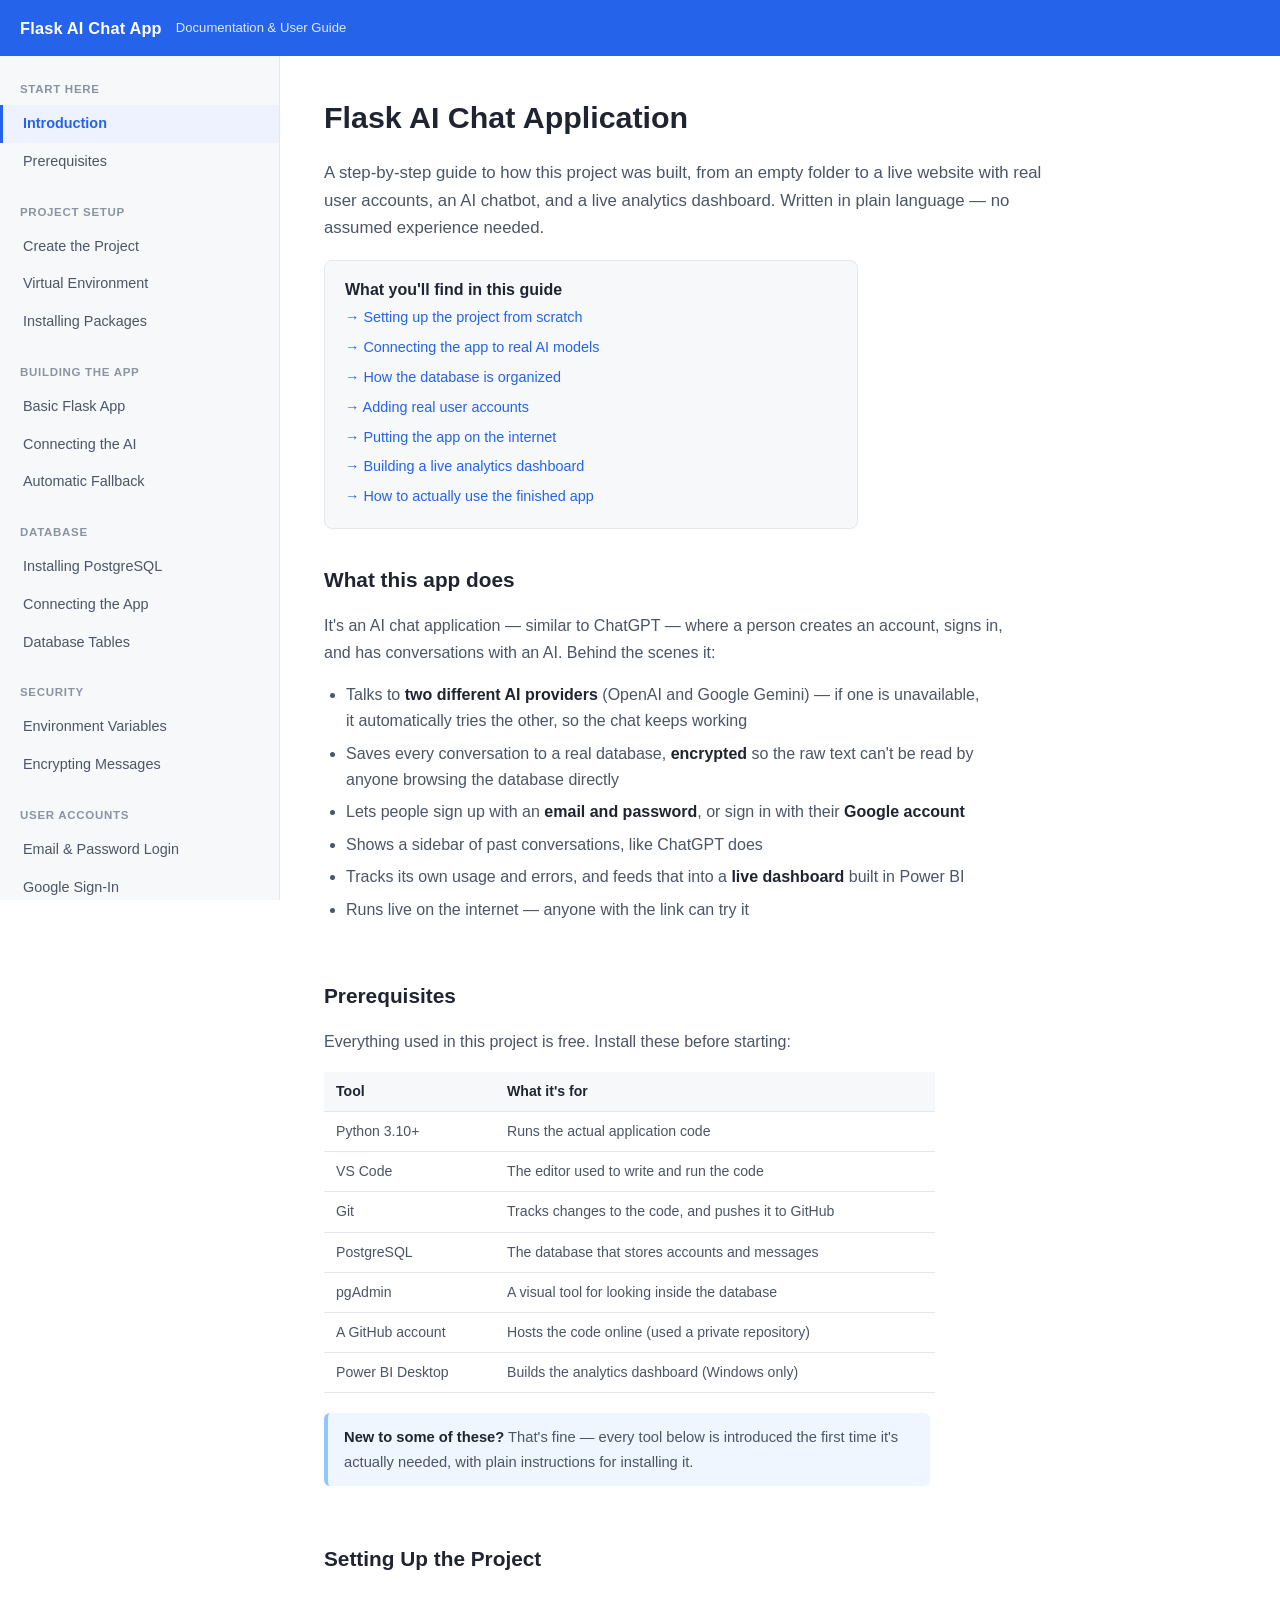
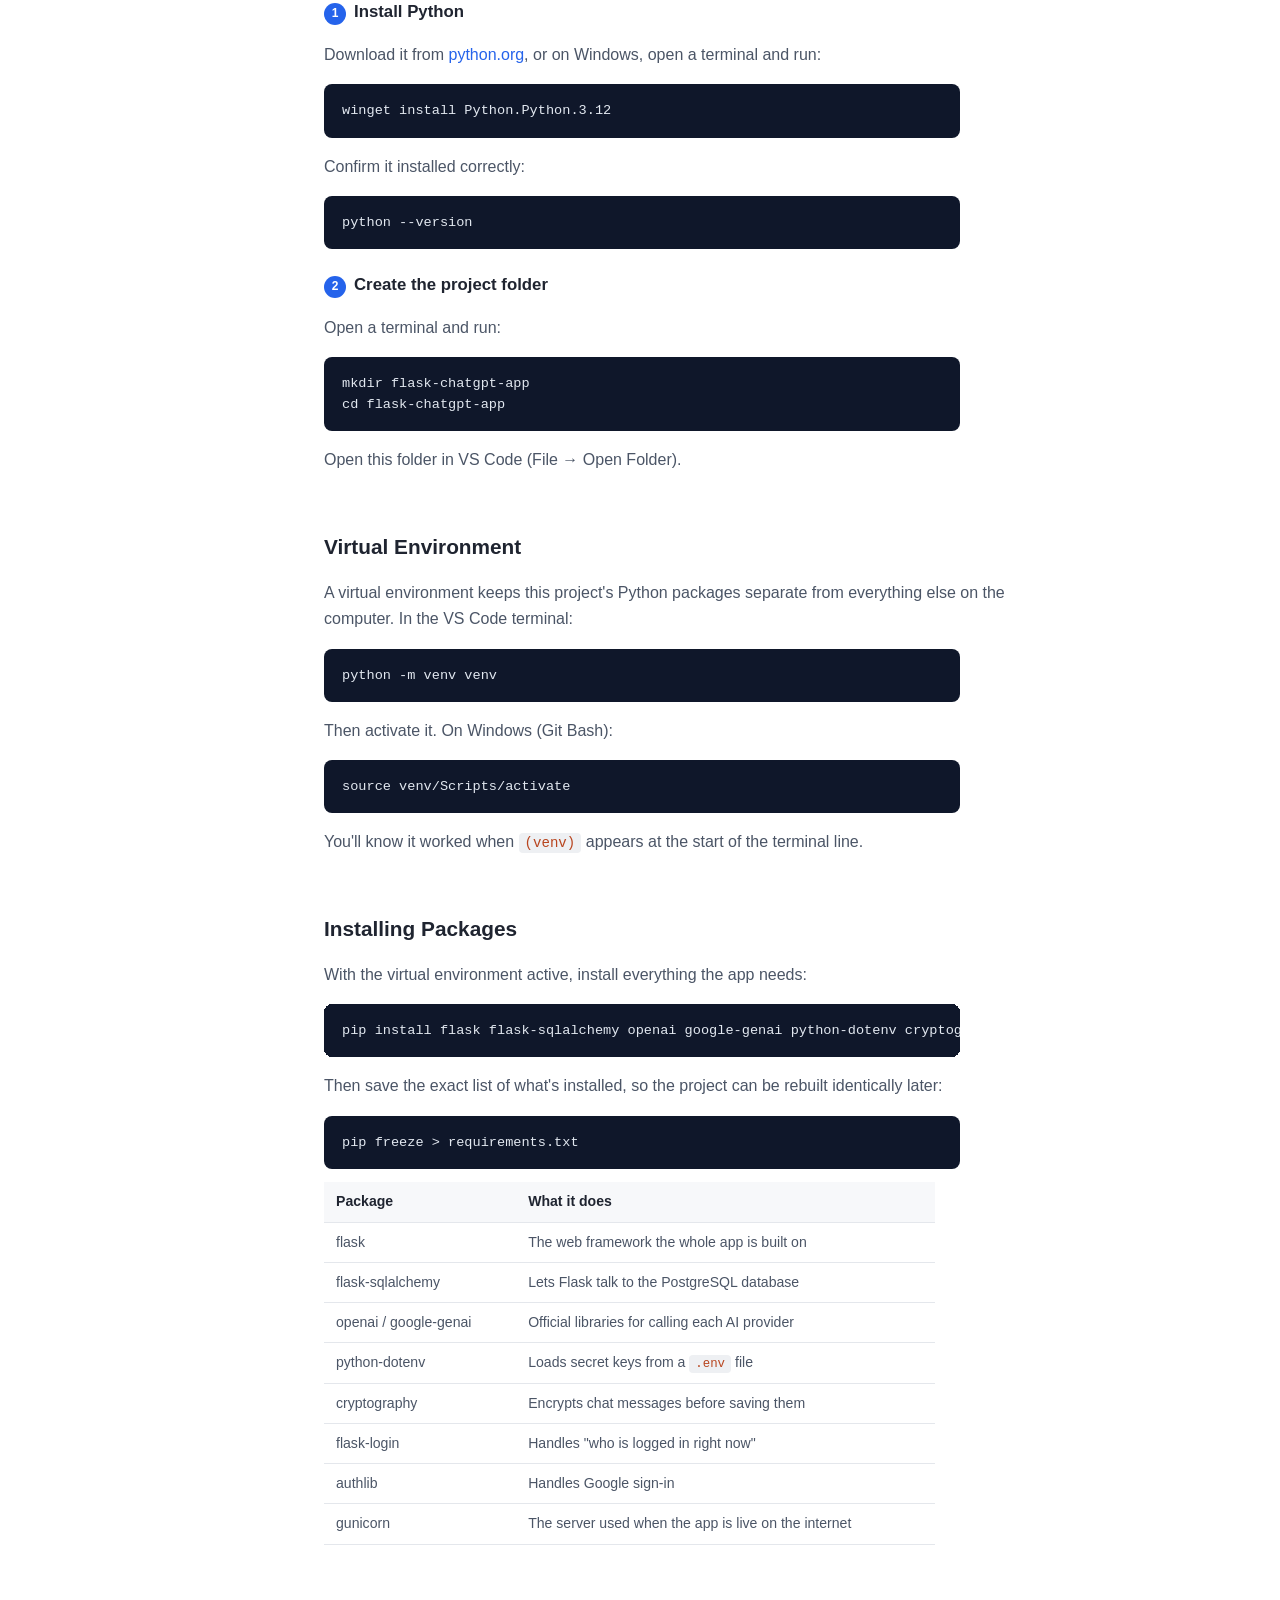
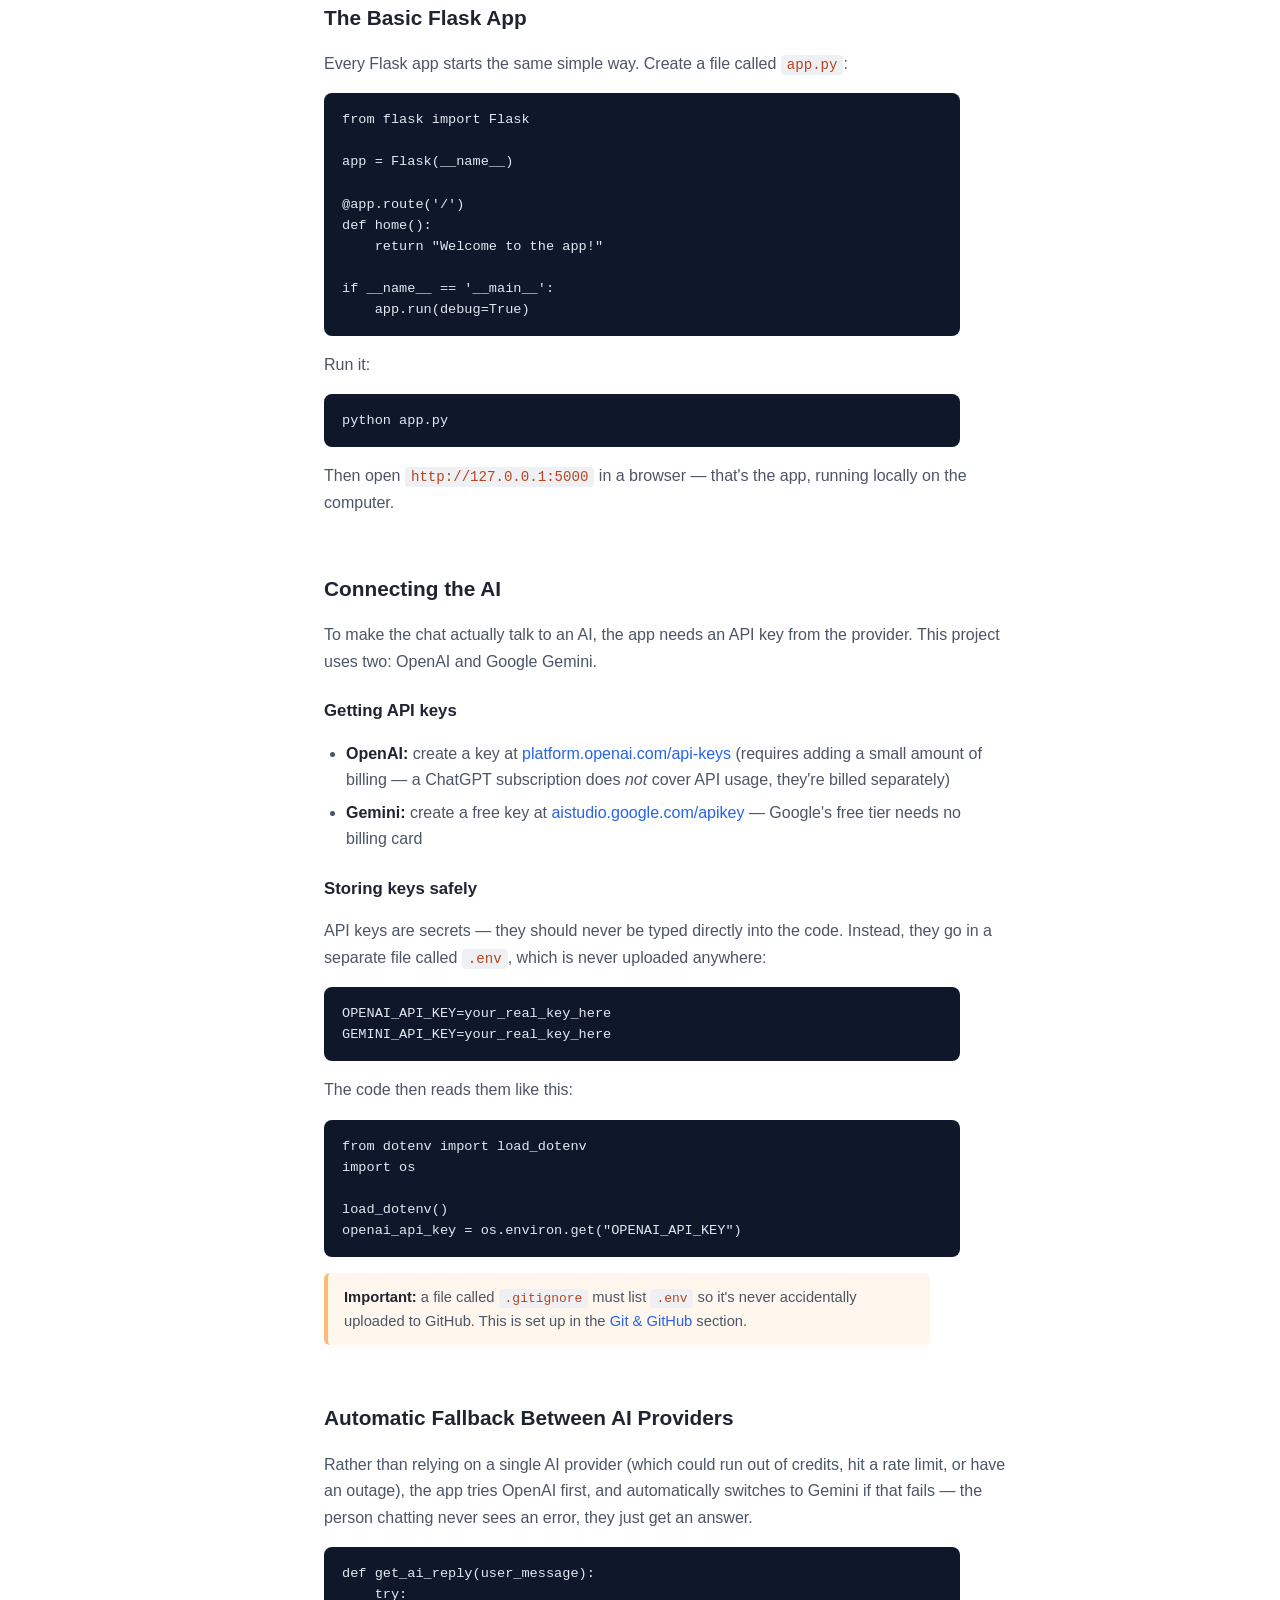
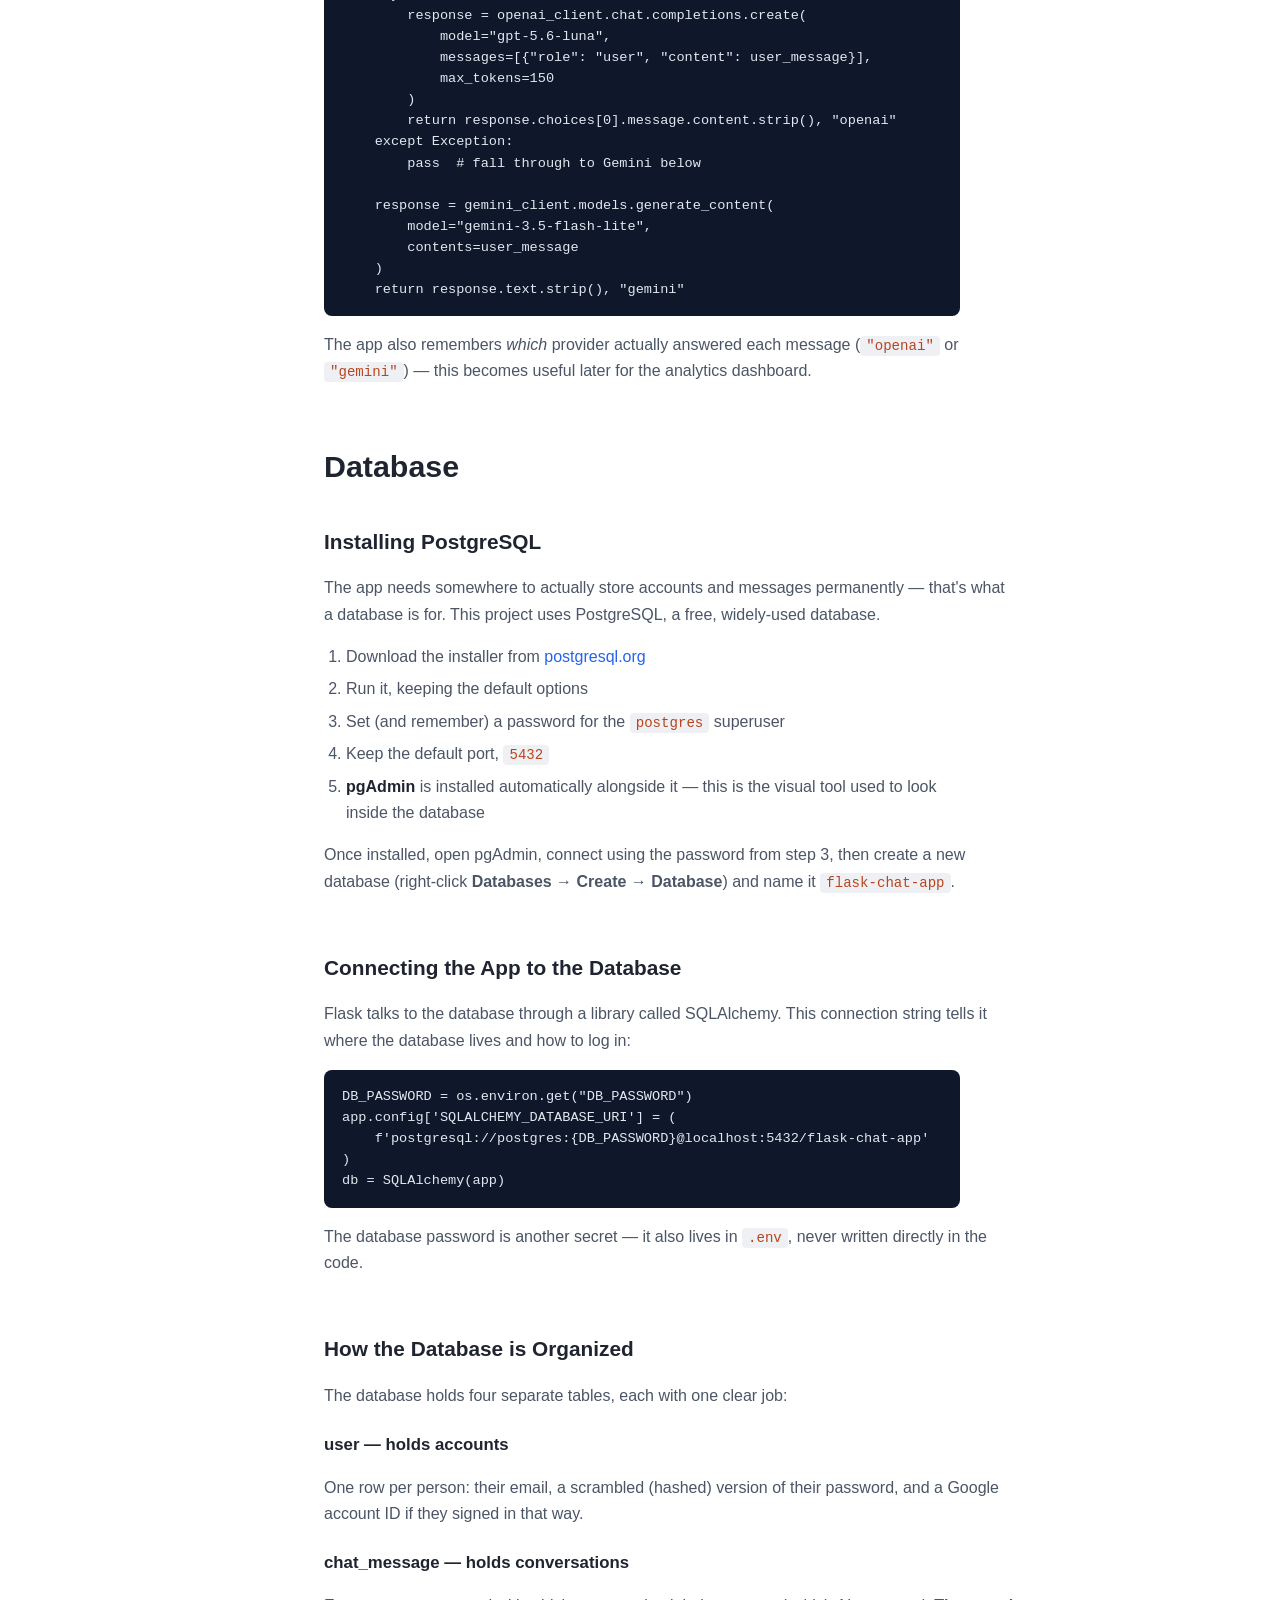
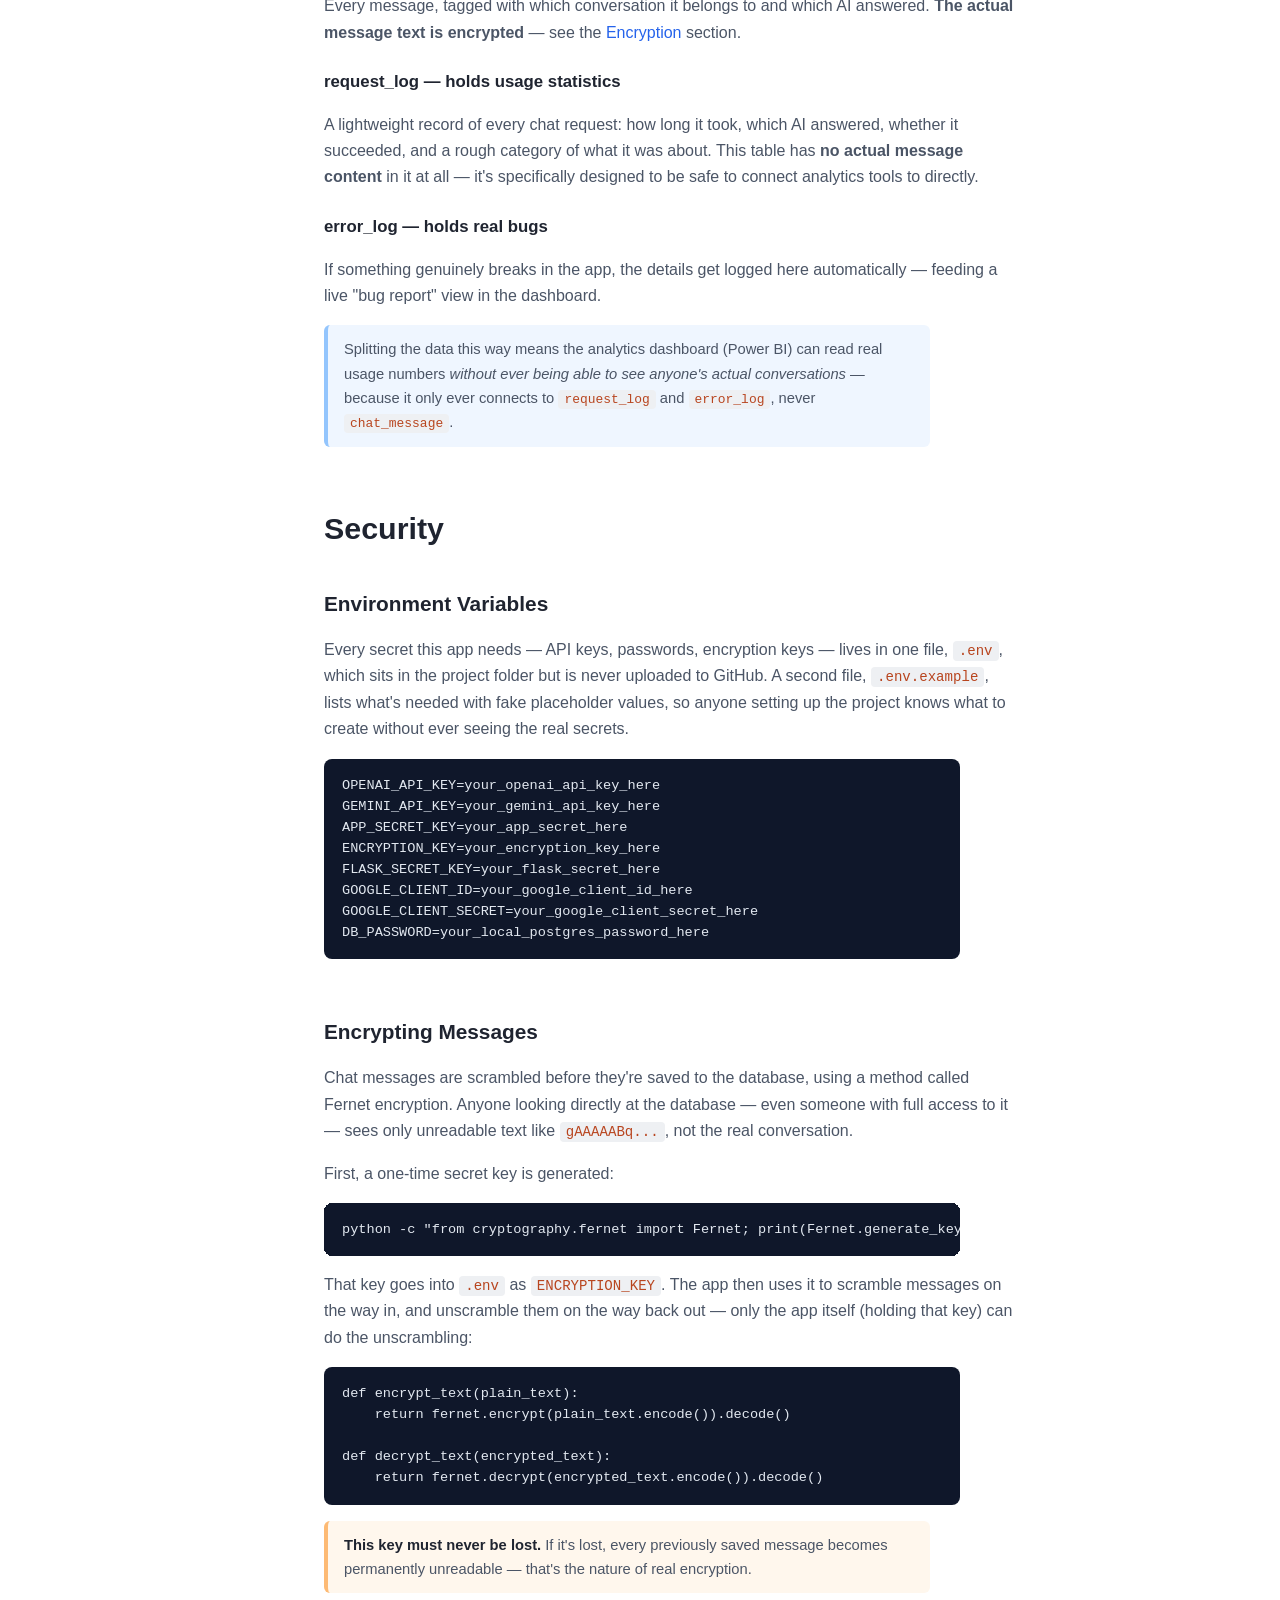
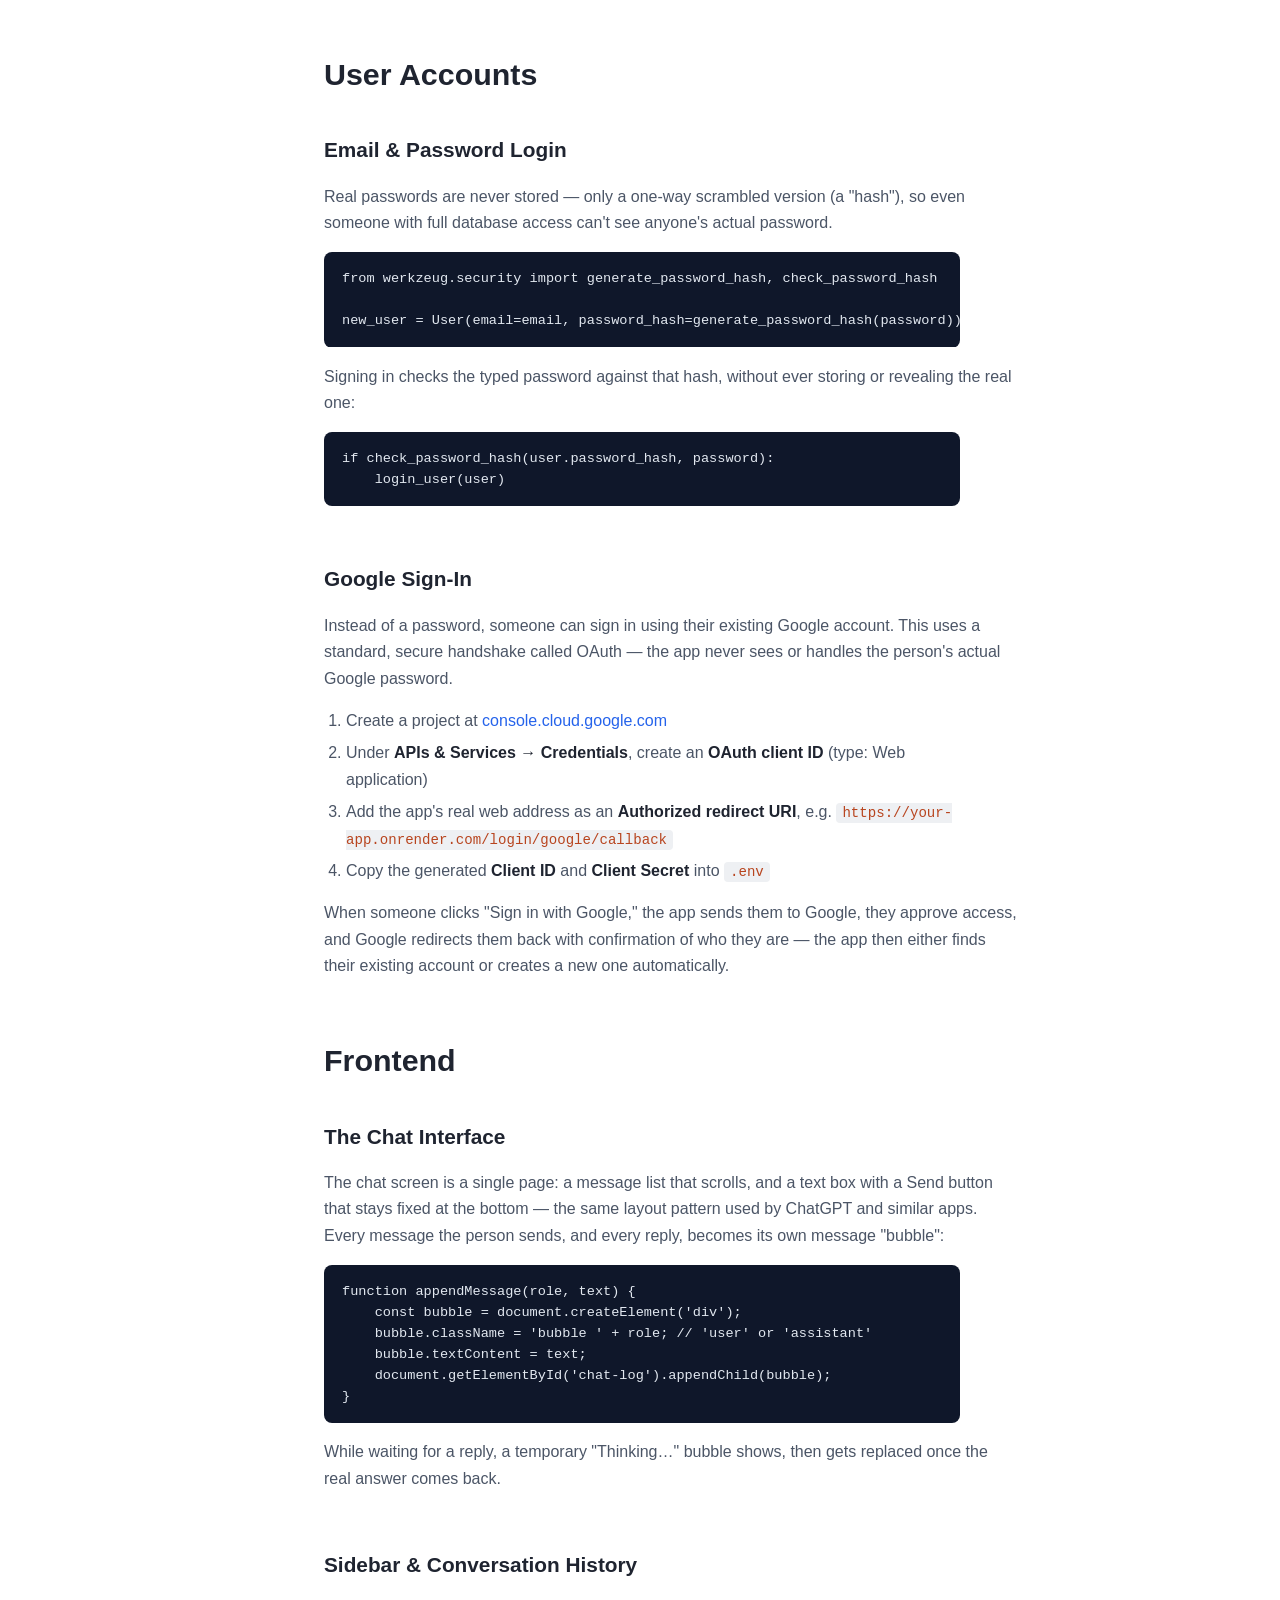
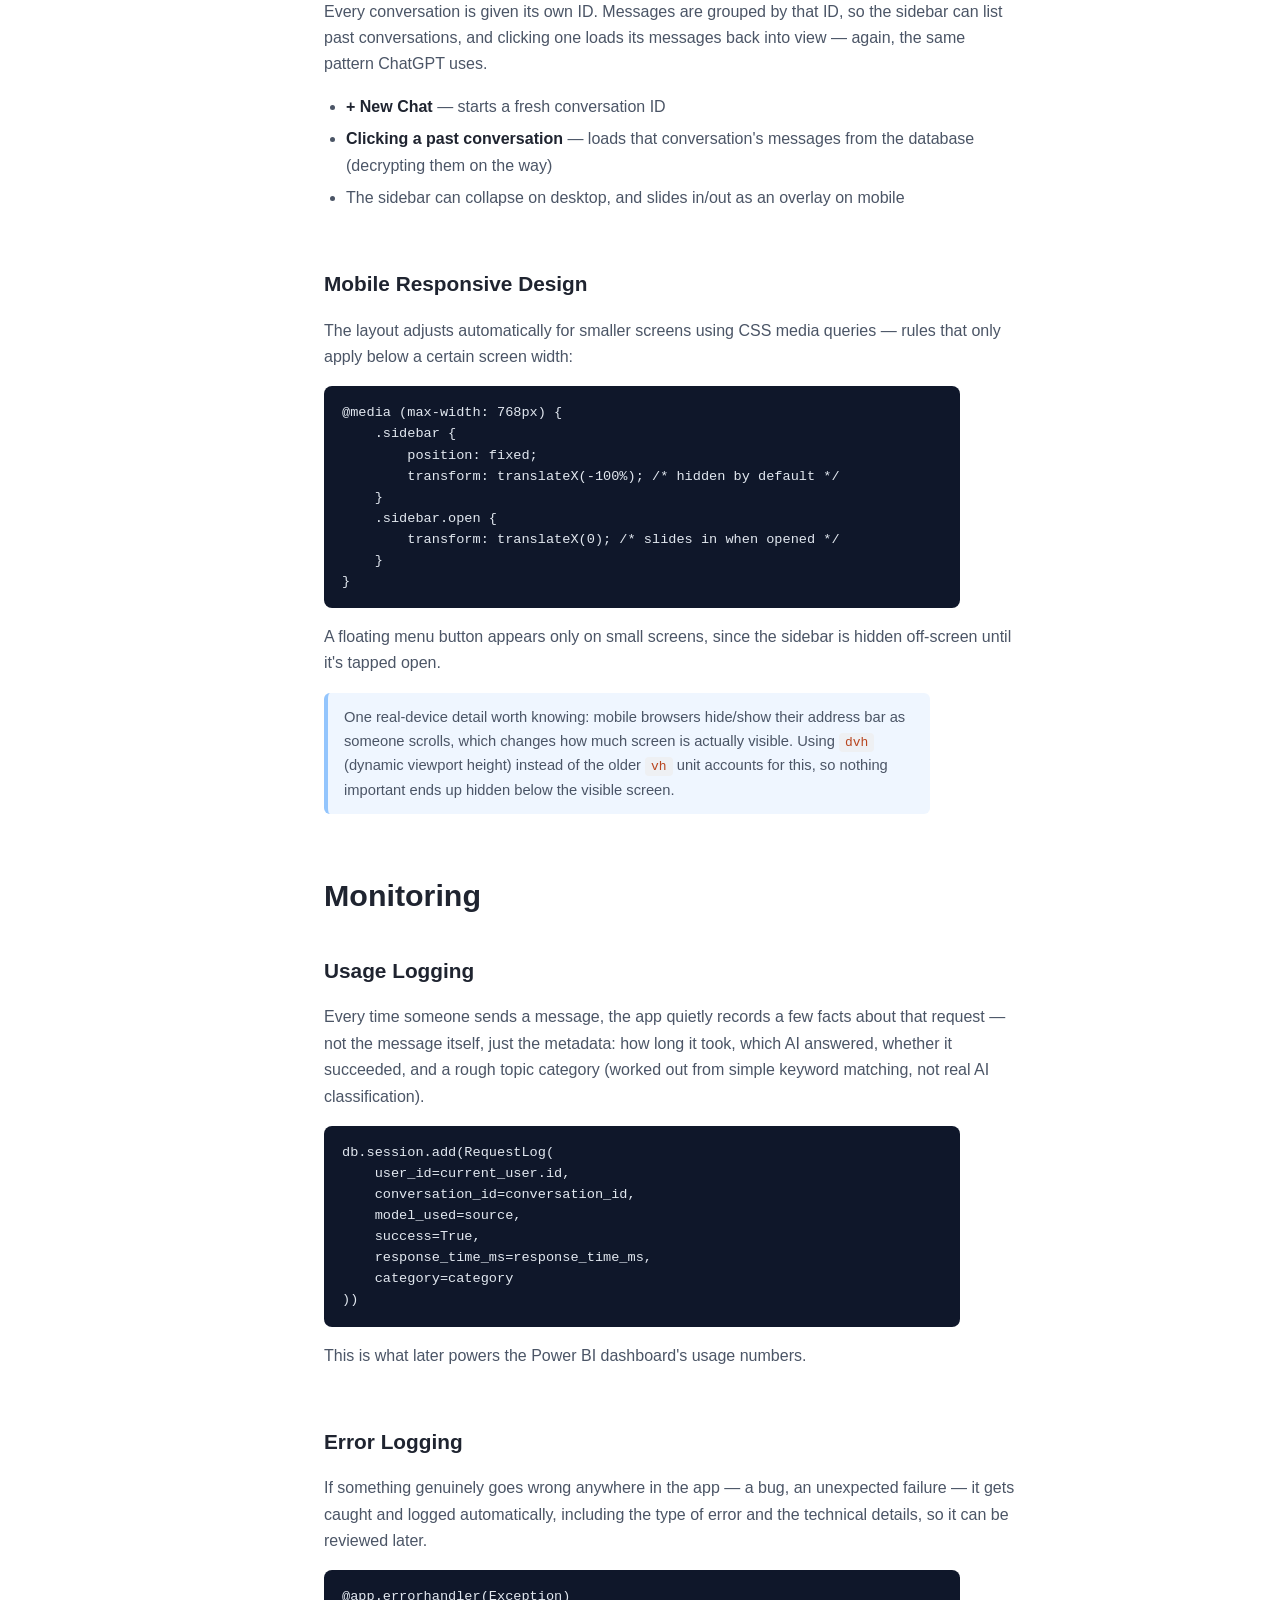
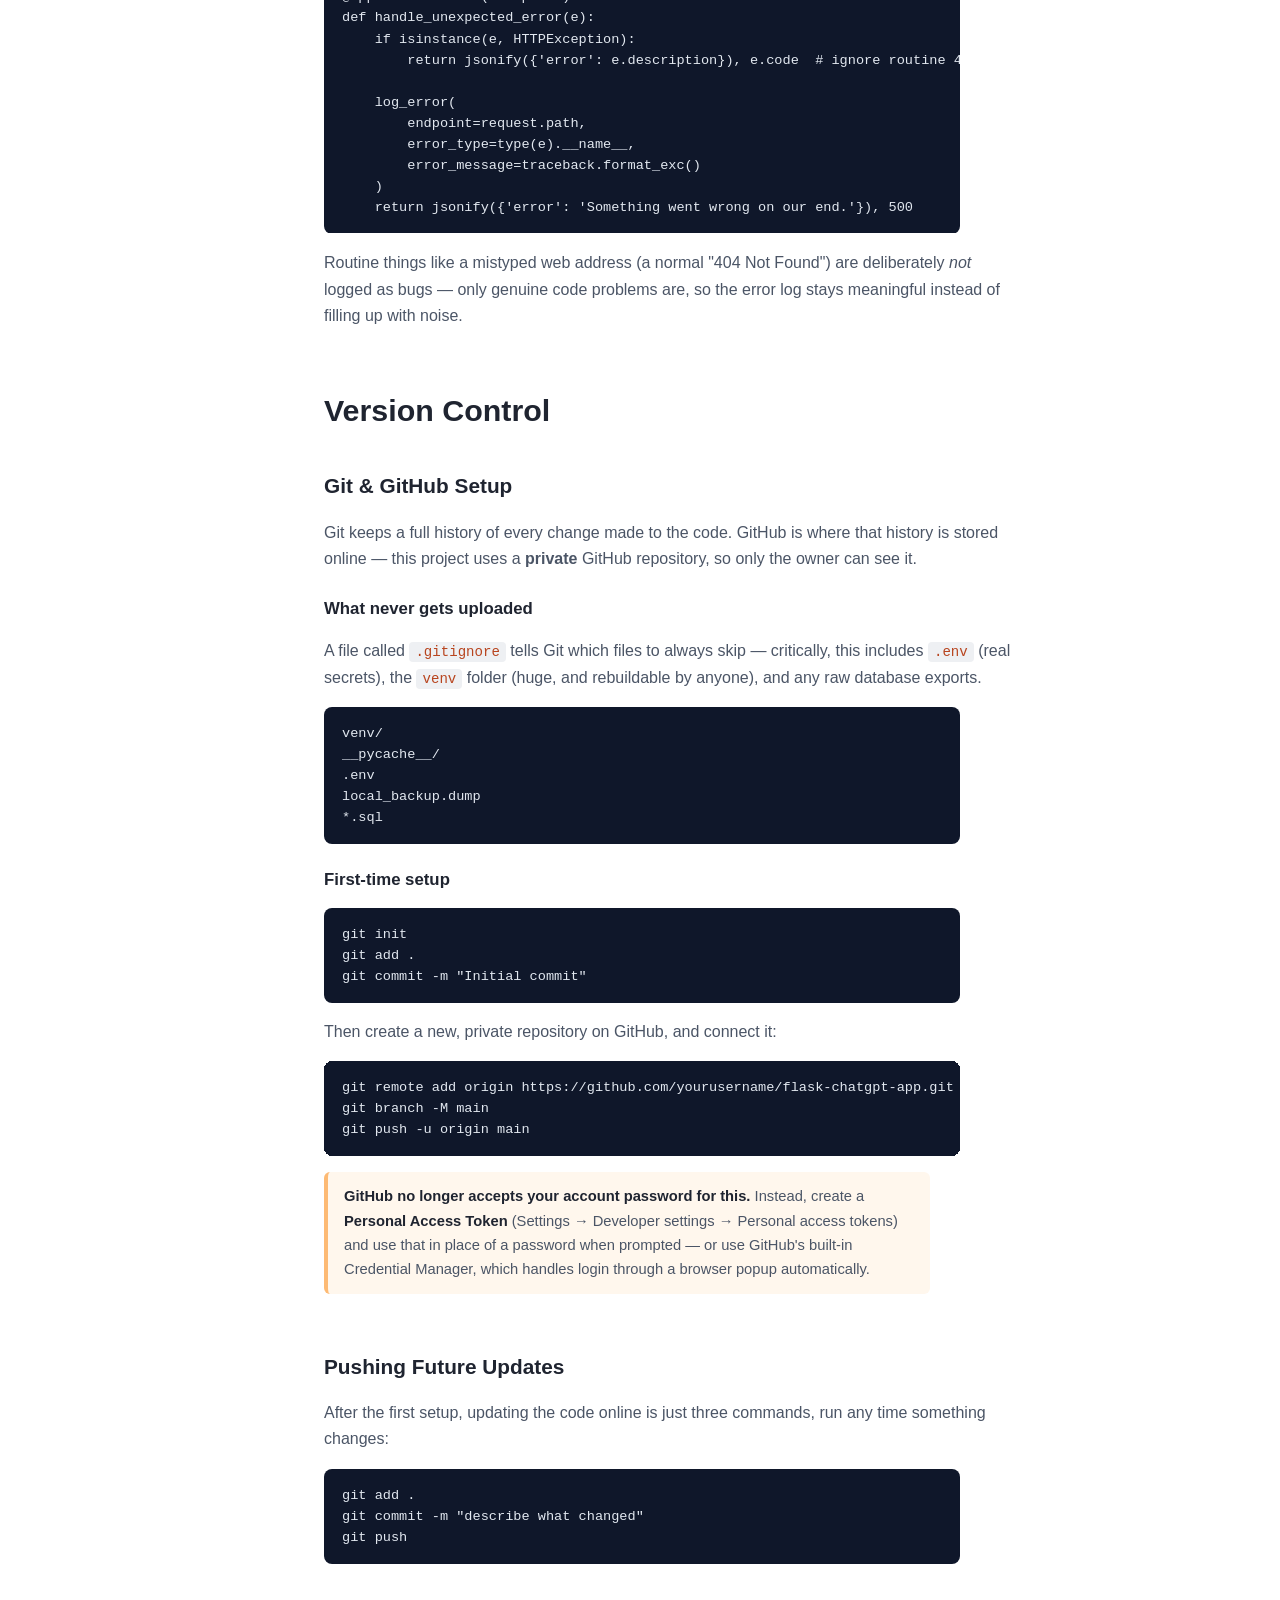
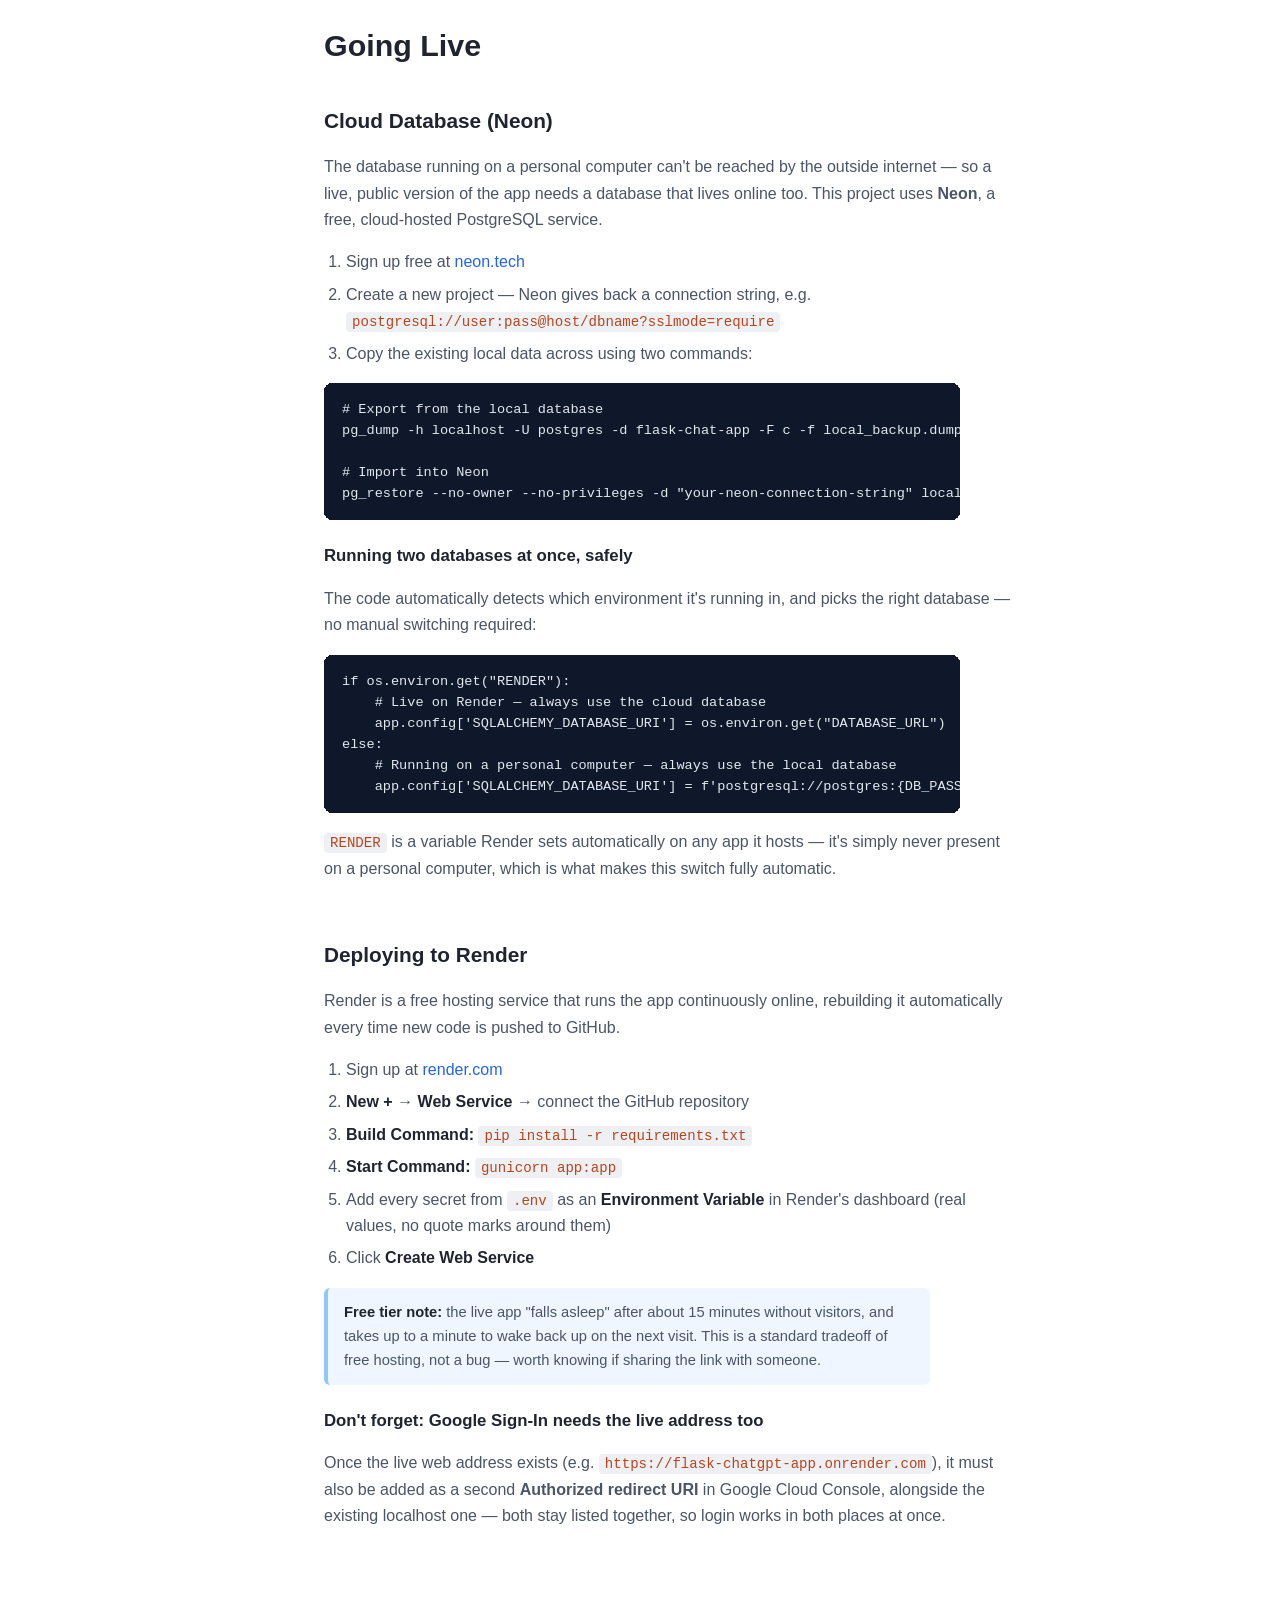
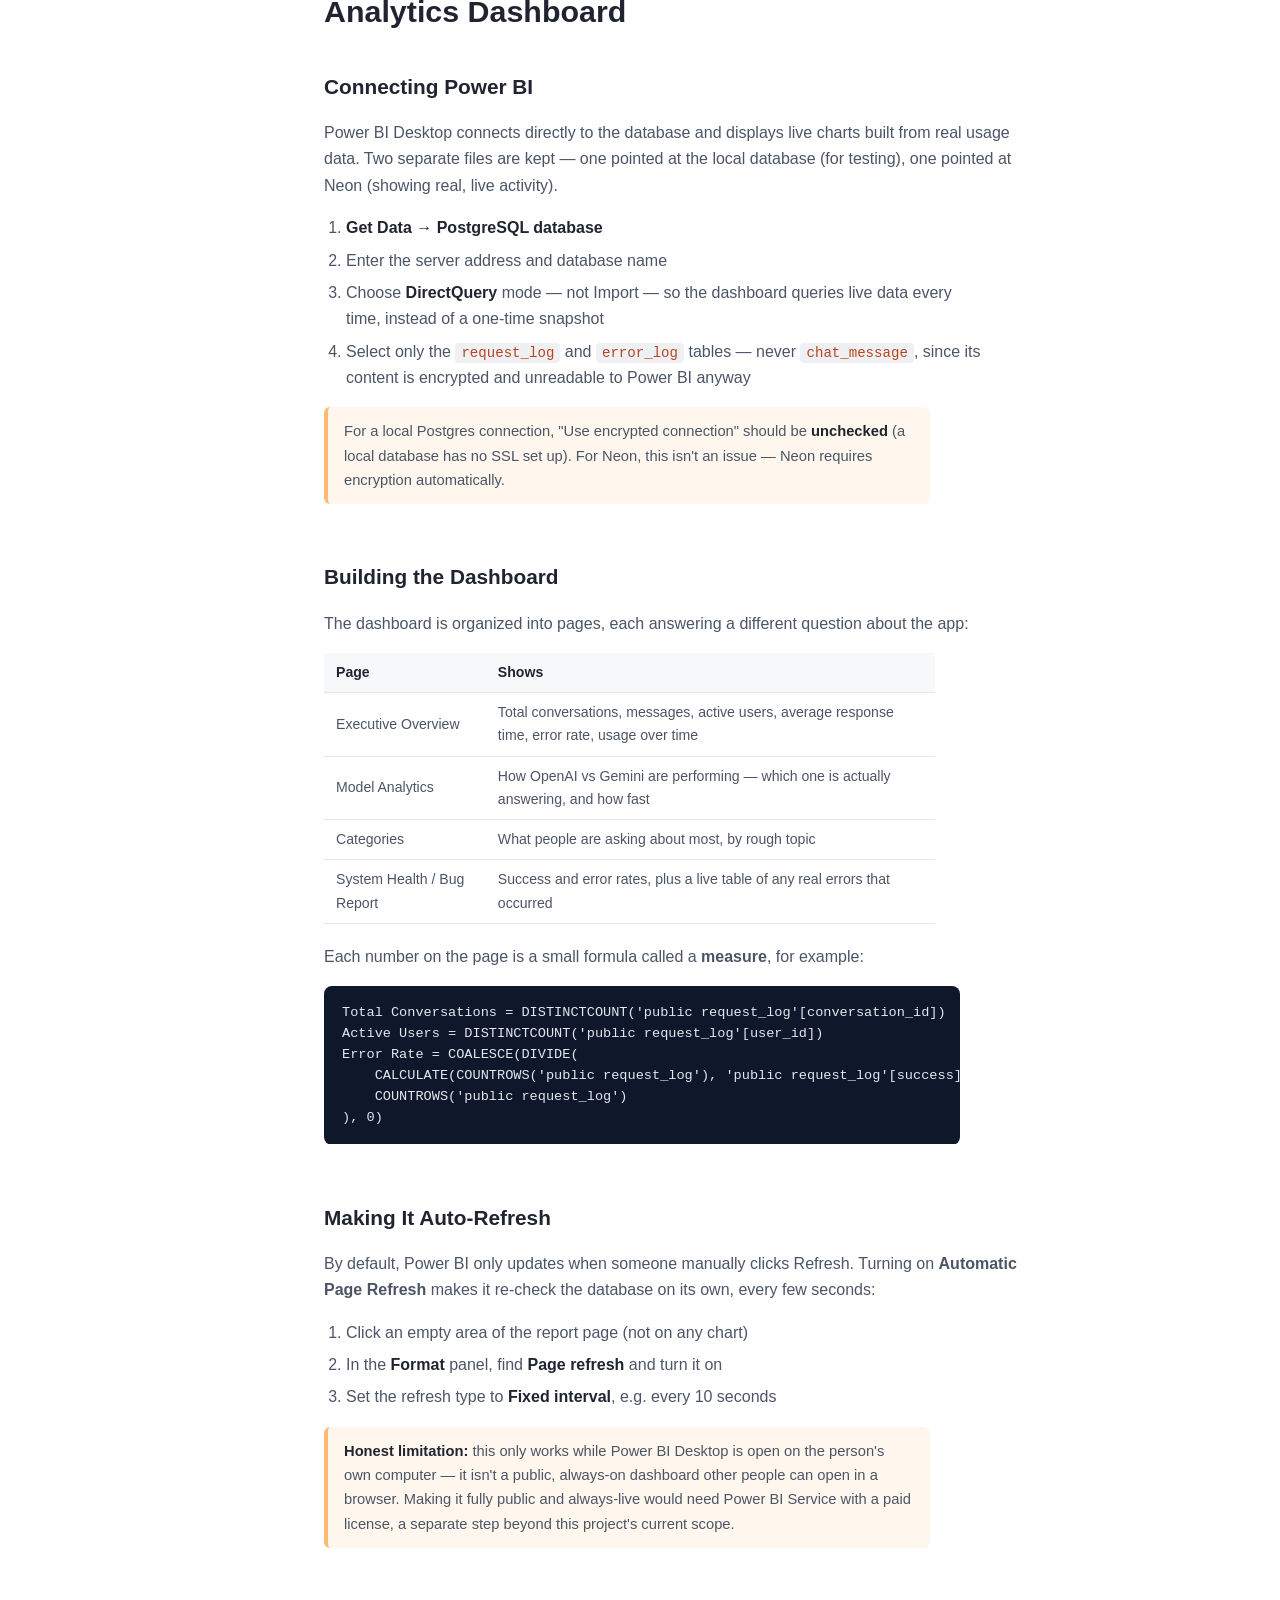
<file: docs/user_guide_technical_documentation.html>
<!DOCTYPE html>
<html lang="en">
<head>
<meta charset="UTF-8">
<meta name="viewport" content="width=device-width, initial-scale=1.0">
<title>Flask AI Chat App — Documentation</title>
<style>
  :root{
    --blue:#2563eb;
    --blue-dark:#1d4ed8;
    --ink:#1f2430;
    --ink-soft:#4b5566;
    --line:#e4e7ec;
    --bg-side:#f7f8fa;
    --code-bg:#0f172a;
    --code-ink:#e2e8f0;
    --warn-bg:#fff7ed;
    --warn-line:#fdba74;
    --note-bg:#eff6ff;
    --note-line:#93c5fd;
  }
  *{box-sizing:border-box;}
  html,body{margin:0;padding:0;}
  body{
    font-family: -apple-system, "Segoe UI", Roboto, Helvetica, Arial, sans-serif;
    color:var(--ink);
    background:#fff;
    line-height:1.65;
  }
  a{color:var(--blue); text-decoration:none;}
  a:hover{text-decoration:underline;}

  /* ---------- Top bar ---------- */
  .topbar{
    height:56px;
    display:flex;
    align-items:center;
    gap:14px;
    padding:0 20px;
    background:var(--blue);
    color:#fff;
    position:sticky;
    top:0;
    z-index:50;
  }
  .topbar .brand{
    font-weight:700;
    font-size:1.02rem;
    letter-spacing:.2px;
  }
  .topbar .tagline{
    font-size:.82rem;
    opacity:.85;
    display:none;
  }
  @media(min-width:720px){ .topbar .tagline{display:inline;} }
  .topbar .menu-btn{
    margin-left:auto;
    background:rgba(255,255,255,.15);
    border:none;
    color:#fff;
    padding:6px 10px;
    border-radius:6px;
    cursor:pointer;
    font-size:.9rem;
    display:none;
  }
  @media(max-width:900px){ .topbar .menu-btn{display:inline-block;} }

  /* ---------- Layout ---------- */
  .shell{
    display:flex;
    max-width:1320px;
    margin:0 auto;
  }
  .sidebar{
    width:280px;
    flex-shrink:0;
    background:var(--bg-side);
    border-right:1px solid var(--line);
    height:calc(100vh - 56px);
    position:sticky;
    top:56px;
    overflow-y:auto;
    padding:18px 0 40px 0;
  }
  @media(max-width:900px){
    .sidebar{
      position:fixed;
      left:0; top:56px;
      height:calc(100vh - 56px);
      z-index:40;
      transform:translateX(-100%);
      transition:transform .2s ease;
      box-shadow:2px 0 12px rgba(0,0,0,.12);
    }
    .sidebar.open{ transform:translateX(0); }
  }
  .sidebar h4{
    font-size:.72rem;
    text-transform:uppercase;
    letter-spacing:.06em;
    color:#8a93a3;
    margin:22px 20px 6px 20px;
  }
  .sidebar h4:first-child{ margin-top:6px; }
  .sidebar a.nav-link{
    display:block;
    padding:7px 20px;
    font-size:.9rem;
    color:var(--ink-soft);
    border-left:3px solid transparent;
  }
  .sidebar a.nav-link:hover{
    background:#eef1f5;
    text-decoration:none;
    color:var(--ink);
  }
  .sidebar a.nav-link.active{
    border-left:3px solid var(--blue);
    color:var(--blue);
    background:#eef2ff;
    font-weight:600;
  }

  .content{
    flex:1;
    min-width:0;
    padding:36px 44px 100px 44px;
  }
  @media(max-width:640px){
    .content{ padding:24px 18px 80px 18px; }
  }

  section.doc-section{
    margin-bottom:56px;
    scroll-margin-top:72px;
  }
  section.doc-section h1{
    font-size:1.9rem;
    margin:0 0 6px 0;
    color:var(--ink);
  }
  section.doc-section h2{
    font-size:1.3rem;
    margin:34px 0 10px 0;
    padding-top:6px;
    border-top:1px solid var(--line);
  }
  section.doc-section > h2:first-of-type{ border-top:none; padding-top:0; }
  section.doc-section h3{
    font-size:1.05rem;
    margin:22px 0 8px 0;
    color:var(--ink);
  }
  section.doc-section p{
    color:var(--ink-soft);
    max-width:78ch;
  }
  section.doc-section ul, section.doc-section ol{
    color:var(--ink-soft);
    max-width:74ch;
    padding-left:22px;
  }
  section.doc-section li{ margin-bottom:6px; }
  section.doc-section li strong{ color:var(--ink); }

  .lede{
    font-size:1.05rem;
    color:var(--ink-soft);
    max-width:70ch;
  }

  code{
    background:#eef0f3;
    padding:2px 6px;
    border-radius:4px;
    font-family:"SFMono-Regular", Consolas, "Liberation Mono", Menlo, monospace;
    font-size:.88em;
    color:#b8451f;
  }
  pre{
    background:var(--code-bg);
    color:var(--code-ink);
    padding:16px 18px;
    border-radius:8px;
    overflow-x:auto;
    font-size:.85rem;
    line-height:1.55;
    max-width:78ch;
  }
  pre code{
    background:none;
    color:inherit;
    padding:0;
    font-size:1em;
  }

  .callout{
    border-left:4px solid var(--note-line);
    background:var(--note-bg);
    padding:12px 16px;
    border-radius:6px;
    margin:16px 0;
    max-width:74ch;
    font-size:.92rem;
    color:var(--ink-soft);
  }
  .callout.warn{
    border-left-color:var(--warn-line);
    background:var(--warn-bg);
  }
  .callout strong{ color:var(--ink); }

  table{
    border-collapse:collapse;
    width:100%;
    max-width:78ch;
    margin:12px 0 20px 0;
    font-size:.88rem;
  }
  th,td{
    text-align:left;
    padding:8px 12px;
    border-bottom:1px solid var(--line);
  }
  th{ color:var(--ink); background:#f7f8fa; }
  td{ color:var(--ink-soft); }

  .step-num{
    display:inline-flex;
    align-items:center;
    justify-content:center;
    width:22px;height:22px;
    background:var(--blue);
    color:#fff;
    border-radius:50%;
    font-size:.75rem;
    font-weight:700;
    margin-right:8px;
  }

  .toc-top{
    background:#f7f8fa;
    border:1px solid var(--line);
    border-radius:8px;
    padding:16px 20px;
    max-width:60ch;
    margin:18px 0 8px 0;
  }
  .toc-top a{ display:block; font-size:.9rem; padding:3px 0; }

  footer.docfoot{
    border-top:1px solid var(--line);
    margin-top:60px;
    padding-top:20px;
    color:#9aa3b2;
    font-size:.8rem;
  }
</style>
</head>
<body>

<div class="topbar">
  <div class="brand">Flask AI Chat App</div>
  <div class="tagline">Documentation &amp; User Guide</div>
  <button class="menu-btn" onclick="document.querySelector('.sidebar').classList.toggle('open')">☰ Menu</button>
</div>

<div class="shell">
  <nav class="sidebar">
    <h4>Start Here</h4>
    <a class="nav-link" href="#intro">Introduction</a>
    <a class="nav-link" href="#prereqs">Prerequisites</a>

    <h4>Project Setup</h4>
    <a class="nav-link" href="#project-folder">Create the Project</a>
    <a class="nav-link" href="#venv">Virtual Environment</a>
    <a class="nav-link" href="#packages">Installing Packages</a>

    <h4>Building the App</h4>
    <a class="nav-link" href="#basic-flask">Basic Flask App</a>
    <a class="nav-link" href="#ai-setup">Connecting the AI</a>
    <a class="nav-link" href="#fallback">Automatic Fallback</a>

    <h4>Database</h4>
    <a class="nav-link" href="#postgres-install">Installing PostgreSQL</a>
    <a class="nav-link" href="#postgres-connect">Connecting the App</a>
    <a class="nav-link" href="#schema">Database Tables</a>

    <h4>Security</h4>
    <a class="nav-link" href="#env-vars">Environment Variables</a>
    <a class="nav-link" href="#encryption">Encrypting Messages</a>

    <h4>User Accounts</h4>
    <a class="nav-link" href="#email-login">Email &amp; Password Login</a>
    <a class="nav-link" href="#google-login">Google Sign-In</a>

    <h4>Frontend</h4>
    <a class="nav-link" href="#chat-ui">Chat Interface</a>
    <a class="nav-link" href="#sidebar-history">Sidebar &amp; History</a>
    <a class="nav-link" href="#responsive">Mobile Responsive Design</a>

    <h4>Monitoring</h4>
    <a class="nav-link" href="#request-logging">Usage Logging</a>
    <a class="nav-link" href="#error-logging">Error Logging</a>

    <h4>Version Control</h4>
    <a class="nav-link" href="#git-setup">Git &amp; GitHub Setup</a>
    <a class="nav-link" href="#pushing-updates">Pushing Updates</a>

    <h4>Going Live</h4>
    <a class="nav-link" href="#neon">Cloud Database (Neon)</a>
    <a class="nav-link" href="#render">Deploying (Render)</a>

    <h4>Analytics Dashboard</h4>
    <a class="nav-link" href="#powerbi-connect">Connecting Power BI</a>
    <a class="nav-link" href="#powerbi-build">Building the Reports</a>
    <a class="nav-link" href="#powerbi-refresh">Auto-Refresh</a>

    <h4>Using the App</h4>
    <a class="nav-link" href="#user-signup">Creating an Account</a>
    <a class="nav-link" href="#user-chat">Using the Chat</a>
    <a class="nav-link" href="#user-history">Managing Conversations</a>

    <h4>Reference</h4>
    <a class="nav-link" href="#troubleshoot">Troubleshooting</a>
    <a class="nav-link" href="#glossary">Glossary</a>
  </nav>


  <div class="content">
    <section class="doc-section" id="intro">
      <h1>Flask AI Chat Application</h1>
      <p class="lede">A step-by-step guide to how this project was built, from an empty folder to a live website with real user accounts, an AI chatbot, and a live analytics dashboard. Written in plain language — no assumed experience needed.</p>

      <div class="toc-top">
        <strong>What you'll find in this guide</strong>
        <a href="#project-folder">→ Setting up the project from scratch</a>
        <a href="#ai-setup">→ Connecting the app to real AI models</a>
        <a href="#schema">→ How the database is organized</a>
        <a href="#google-login">→ Adding real user accounts</a>
        <a href="#render">→ Putting the app on the internet</a>
        <a href="#powerbi-connect">→ Building a live analytics dashboard</a>
        <a href="#user-signup">→ How to actually use the finished app</a>
      </div>

      <h2>What this app does</h2>
      <p>It's an AI chat application — similar to ChatGPT — where a person creates an account, signs in, and has conversations with an AI. Behind the scenes it:</p>
      <ul>
        <li>Talks to <strong>two different AI providers</strong> (OpenAI and Google Gemini) — if one is unavailable, it automatically tries the other, so the chat keeps working</li>
        <li>Saves every conversation to a real database, <strong>encrypted</strong> so the raw text can't be read by anyone browsing the database directly</li>
        <li>Lets people sign up with an <strong>email and password</strong>, or sign in with their <strong>Google account</strong></li>
        <li>Shows a sidebar of past conversations, like ChatGPT does</li>
        <li>Tracks its own usage and errors, and feeds that into a <strong>live dashboard</strong> built in Power BI</li>
        <li>Runs live on the internet — anyone with the link can try it</li>
      </ul>
    </section>

    <section class="doc-section" id="prereqs">
      <h2 style="border-top:none;">Prerequisites</h2>
      <p>Everything used in this project is free. Install these before starting:</p>
      <table>
        <tr><th>Tool</th><th>What it's for</th></tr>
        <tr><td>Python 3.10+</td><td>Runs the actual application code</td></tr>
        <tr><td>VS Code</td><td>The editor used to write and run the code</td></tr>
        <tr><td>Git</td><td>Tracks changes to the code, and pushes it to GitHub</td></tr>
        <tr><td>PostgreSQL</td><td>The database that stores accounts and messages</td></tr>
        <tr><td>pgAdmin</td><td>A visual tool for looking inside the database</td></tr>
        <tr><td>A GitHub account</td><td>Hosts the code online (used a private repository)</td></tr>
        <tr><td>Power BI Desktop</td><td>Builds the analytics dashboard (Windows only)</td></tr>
      </table>
      <div class="callout">
        <strong>New to some of these?</strong> That's fine — every tool below is introduced the first time it's actually needed, with plain instructions for installing it.
      </div>
    </section>

    <section class="doc-section" id="project-folder">
      <h2 style="border-top:none;">Setting Up the Project</h2>

      <h3><span class="step-num">1</span>Install Python</h3>
      <p>Download it from <a href="https://python.org" target="_blank">python.org</a>, or on Windows, open a terminal and run:</p>
      <pre><code>winget install Python.Python.3.12</code></pre>
      <p>Confirm it installed correctly:</p>
      <pre><code>python --version</code></pre>

      <h3><span class="step-num">2</span>Create the project folder</h3>
      <p>Open a terminal and run:</p>
      <pre><code>mkdir flask-chatgpt-app
cd flask-chatgpt-app</code></pre>
      <p>Open this folder in VS Code (File → Open Folder).</p>
    </section>

    <section class="doc-section" id="venv">
      <h2 style="border-top:none;">Virtual Environment</h2>
      <p>A virtual environment keeps this project's Python packages separate from everything else on the computer. In the VS Code terminal:</p>
      <pre><code>python -m venv venv</code></pre>
      <p>Then activate it. On Windows (Git Bash):</p>
      <pre><code>source venv/Scripts/activate</code></pre>
      <p>You'll know it worked when <code>(venv)</code> appears at the start of the terminal line.</p>
    </section>

    <section class="doc-section" id="packages">
      <h2 style="border-top:none;">Installing Packages</h2>
      <p>With the virtual environment active, install everything the app needs:</p>
      <pre><code>pip install flask flask-sqlalchemy openai google-genai python-dotenv cryptography flask-login authlib gunicorn</code></pre>
      <p>Then save the exact list of what's installed, so the project can be rebuilt identically later:</p>
      <pre><code>pip freeze > requirements.txt</code></pre>
      <table>
        <tr><th>Package</th><th>What it does</th></tr>
        <tr><td>flask</td><td>The web framework the whole app is built on</td></tr>
        <tr><td>flask-sqlalchemy</td><td>Lets Flask talk to the PostgreSQL database</td></tr>
        <tr><td>openai / google-genai</td><td>Official libraries for calling each AI provider</td></tr>
        <tr><td>python-dotenv</td><td>Loads secret keys from a <code>.env</code> file</td></tr>
        <tr><td>cryptography</td><td>Encrypts chat messages before saving them</td></tr>
        <tr><td>flask-login</td><td>Handles "who is logged in right now"</td></tr>
        <tr><td>authlib</td><td>Handles Google sign-in</td></tr>
        <tr><td>gunicorn</td><td>The server used when the app is live on the internet</td></tr>
      </table>
    </section>

    <section class="doc-section" id="basic-flask">
      <h2 style="border-top:none;">The Basic Flask App</h2>
      <p>Every Flask app starts the same simple way. Create a file called <code>app.py</code>:</p>
      <pre><code>from flask import Flask

app = Flask(__name__)

@app.route('/')
def home():
    return "Welcome to the app!"

if __name__ == '__main__':
    app.run(debug=True)</code></pre>
      <p>Run it:</p>
      <pre><code>python app.py</code></pre>
      <p>Then open <code>http://127.0.0.1:5000</code> in a browser — that's the app, running locally on the computer.</p>
    </section>

    <section class="doc-section" id="ai-setup">
      <h2 style="border-top:none;">Connecting the AI</h2>
      <p>To make the chat actually talk to an AI, the app needs an API key from the provider. This project uses two: OpenAI and Google Gemini.</p>

      <h3>Getting API keys</h3>
      <ul>
        <li><strong>OpenAI:</strong> create a key at <a href="https://platform.openai.com/api-keys" target="_blank">platform.openai.com/api-keys</a> (requires adding a small amount of billing — a ChatGPT subscription does <em>not</em> cover API usage, they're billed separately)</li>
        <li><strong>Gemini:</strong> create a free key at <a href="https://aistudio.google.com/apikey" target="_blank">aistudio.google.com/apikey</a> — Google's free tier needs no billing card</li>
      </ul>

      <h3>Storing keys safely</h3>
      <p>API keys are secrets — they should never be typed directly into the code. Instead, they go in a separate file called <code>.env</code>, which is never uploaded anywhere:</p>
      <pre><code>OPENAI_API_KEY=your_real_key_here
GEMINI_API_KEY=your_real_key_here</code></pre>
      <p>The code then reads them like this:</p>
      <pre><code>from dotenv import load_dotenv
import os

load_dotenv()
openai_api_key = os.environ.get("OPENAI_API_KEY")</code></pre>
      <div class="callout warn">
        <strong>Important:</strong> a file called <code>.gitignore</code> must list <code>.env</code> so it's never accidentally uploaded to GitHub. This is set up in the <a href="#git-setup">Git &amp; GitHub</a> section.
      </div>
    </section>

    <section class="doc-section" id="fallback">
      <h2 style="border-top:none;">Automatic Fallback Between AI Providers</h2>
      <p>Rather than relying on a single AI provider (which could run out of credits, hit a rate limit, or have an outage), the app tries OpenAI first, and automatically switches to Gemini if that fails — the person chatting never sees an error, they just get an answer.</p>
      <pre><code>def get_ai_reply(user_message):
    try:
        response = openai_client.chat.completions.create(
            model="gpt-5.6-luna",
            messages=[{"role": "user", "content": user_message}],
            max_tokens=150
        )
        return response.choices[0].message.content.strip(), "openai"
    except Exception:
        pass  # fall through to Gemini below

    response = gemini_client.models.generate_content(
        model="gemini-3.5-flash-lite",
        contents=user_message
    )
    return response.text.strip(), "gemini"</code></pre>
      <p>The app also remembers <em>which</em> provider actually answered each message (<code>"openai"</code> or <code>"gemini"</code>) — this becomes useful later for the analytics dashboard.</p>
    </section>


    <section class="doc-section" id="postgres-install">
      <h1>Database</h1>
      <h2 style="border-top:none;">Installing PostgreSQL</h2>
      <p>The app needs somewhere to actually store accounts and messages permanently — that's what a database is for. This project uses PostgreSQL, a free, widely-used database.</p>
      <ol>
        <li>Download the installer from <a href="https://www.postgresql.org/download/windows/" target="_blank">postgresql.org</a></li>
        <li>Run it, keeping the default options</li>
        <li>Set (and remember) a password for the <code>postgres</code> superuser</li>
        <li>Keep the default port, <code>5432</code></li>
        <li><strong>pgAdmin</strong> is installed automatically alongside it — this is the visual tool used to look inside the database</li>
      </ol>
      <p>Once installed, open pgAdmin, connect using the password from step 3, then create a new database (right-click <strong>Databases</strong> → <strong>Create</strong> → <strong>Database</strong>) and name it <code>flask-chat-app</code>.</p>
    </section>

    <section class="doc-section" id="postgres-connect">
      <h2 style="border-top:none;">Connecting the App to the Database</h2>
      <p>Flask talks to the database through a library called SQLAlchemy. This connection string tells it where the database lives and how to log in:</p>
      <pre><code>DB_PASSWORD = os.environ.get("DB_PASSWORD")
app.config['SQLALCHEMY_DATABASE_URI'] = (
    f'postgresql://postgres:{DB_PASSWORD}@localhost:5432/flask-chat-app'
)
db = SQLAlchemy(app)</code></pre>
      <p>The database password is another secret — it also lives in <code>.env</code>, never written directly in the code.</p>
    </section>

    <section class="doc-section" id="schema">
      <h2 style="border-top:none;">How the Database is Organized</h2>
      <p>The database holds four separate tables, each with one clear job:</p>

      <h3>user — holds accounts</h3>
      <p>One row per person: their email, a scrambled (hashed) version of their password, and a Google account ID if they signed in that way.</p>

      <h3>chat_message — holds conversations</h3>
      <p>Every message, tagged with which conversation it belongs to and which AI answered. <strong>The actual message text is encrypted</strong> — see the <a href="#encryption">Encryption</a> section.</p>

      <h3>request_log — holds usage statistics</h3>
      <p>A lightweight record of every chat request: how long it took, which AI answered, whether it succeeded, and a rough category of what it was about. This table has <strong>no actual message content</strong> in it at all — it's specifically designed to be safe to connect analytics tools to directly.</p>

      <h3>error_log — holds real bugs</h3>
      <p>If something genuinely breaks in the app, the details get logged here automatically — feeding a live "bug report" view in the dashboard.</p>

      <div class="callout">
        Splitting the data this way means the analytics dashboard (Power BI) can read real usage numbers <em>without ever being able to see anyone's actual conversations</em> — because it only ever connects to <code>request_log</code> and <code>error_log</code>, never <code>chat_message</code>.
      </div>
    </section>

    <section class="doc-section" id="env-vars">
      <h1>Security</h1>
      <h2 style="border-top:none;">Environment Variables</h2>
      <p>Every secret this app needs — API keys, passwords, encryption keys — lives in one file, <code>.env</code>, which sits in the project folder but is never uploaded to GitHub. A second file, <code>.env.example</code>, lists what's needed with fake placeholder values, so anyone setting up the project knows what to create without ever seeing the real secrets.</p>
      <pre><code>OPENAI_API_KEY=your_openai_api_key_here
GEMINI_API_KEY=your_gemini_api_key_here
APP_SECRET_KEY=your_app_secret_here
ENCRYPTION_KEY=your_encryption_key_here
FLASK_SECRET_KEY=your_flask_secret_here
GOOGLE_CLIENT_ID=your_google_client_id_here
GOOGLE_CLIENT_SECRET=your_google_client_secret_here
DB_PASSWORD=your_local_postgres_password_here</code></pre>
    </section>

    <section class="doc-section" id="encryption">
      <h2 style="border-top:none;">Encrypting Messages</h2>
      <p>Chat messages are scrambled before they're saved to the database, using a method called Fernet encryption. Anyone looking directly at the database — even someone with full access to it — sees only unreadable text like <code>gAAAAABq...</code>, not the real conversation.</p>
      <p>First, a one-time secret key is generated:</p>
      <pre><code>python -c "from cryptography.fernet import Fernet; print(Fernet.generate_key().decode())"</code></pre>
      <p>That key goes into <code>.env</code> as <code>ENCRYPTION_KEY</code>. The app then uses it to scramble messages on the way in, and unscramble them on the way back out — only the app itself (holding that key) can do the unscrambling:</p>
      <pre><code>def encrypt_text(plain_text):
    return fernet.encrypt(plain_text.encode()).decode()

def decrypt_text(encrypted_text):
    return fernet.decrypt(encrypted_text.encode()).decode()</code></pre>
      <div class="callout warn">
        <strong>This key must never be lost.</strong> If it's lost, every previously saved message becomes permanently unreadable — that's the nature of real encryption.
      </div>
    </section>

    <section class="doc-section" id="email-login">
      <h1>User Accounts</h1>
      <h2 style="border-top:none;">Email &amp; Password Login</h2>
      <p>Real passwords are never stored — only a one-way scrambled version (a "hash"), so even someone with full database access can't see anyone's actual password.</p>
      <pre><code>from werkzeug.security import generate_password_hash, check_password_hash

new_user = User(email=email, password_hash=generate_password_hash(password))</code></pre>
      <p>Signing in checks the typed password against that hash, without ever storing or revealing the real one:</p>
      <pre><code>if check_password_hash(user.password_hash, password):
    login_user(user)</code></pre>
    </section>

    <section class="doc-section" id="google-login">
      <h2 style="border-top:none;">Google Sign-In</h2>
      <p>Instead of a password, someone can sign in using their existing Google account. This uses a standard, secure handshake called OAuth — the app never sees or handles the person's actual Google password.</p>
      <ol>
        <li>Create a project at <a href="https://console.cloud.google.com" target="_blank">console.cloud.google.com</a></li>
        <li>Under <strong>APIs &amp; Services → Credentials</strong>, create an <strong>OAuth client ID</strong> (type: Web application)</li>
        <li>Add the app's real web address as an <strong>Authorized redirect URI</strong>, e.g. <code>https://your-app.onrender.com/login/google/callback</code></li>
        <li>Copy the generated <strong>Client ID</strong> and <strong>Client Secret</strong> into <code>.env</code></li>
      </ol>
      <p>When someone clicks "Sign in with Google," the app sends them to Google, they approve access, and Google redirects them back with confirmation of who they are — the app then either finds their existing account or creates a new one automatically.</p>
    </section>


    <section class="doc-section" id="chat-ui">
      <h1>Frontend</h1>
      <h2 style="border-top:none;">The Chat Interface</h2>
      <p>The chat screen is a single page: a message list that scrolls, and a text box with a Send button that stays fixed at the bottom — the same layout pattern used by ChatGPT and similar apps. Every message the person sends, and every reply, becomes its own message "bubble":</p>
      <pre><code>function appendMessage(role, text) {
    const bubble = document.createElement('div');
    bubble.className = 'bubble ' + role; // 'user' or 'assistant'
    bubble.textContent = text;
    document.getElementById('chat-log').appendChild(bubble);
}</code></pre>
      <p>While waiting for a reply, a temporary "Thinking…" bubble shows, then gets replaced once the real answer comes back.</p>
    </section>

    <section class="doc-section" id="sidebar-history">
      <h2 style="border-top:none;">Sidebar &amp; Conversation History</h2>
      <p>Every conversation is given its own ID. Messages are grouped by that ID, so the sidebar can list past conversations, and clicking one loads its messages back into view — again, the same pattern ChatGPT uses.</p>
      <ul>
        <li><strong>+ New Chat</strong> — starts a fresh conversation ID</li>
        <li><strong>Clicking a past conversation</strong> — loads that conversation's messages from the database (decrypting them on the way)</li>
        <li>The sidebar can collapse on desktop, and slides in/out as an overlay on mobile</li>
      </ul>
    </section>

    <section class="doc-section" id="responsive">
      <h2 style="border-top:none;">Mobile Responsive Design</h2>
      <p>The layout adjusts automatically for smaller screens using CSS media queries — rules that only apply below a certain screen width:</p>
      <pre><code>@media (max-width: 768px) {
    .sidebar {
        position: fixed;
        transform: translateX(-100%); /* hidden by default */
    }
    .sidebar.open {
        transform: translateX(0); /* slides in when opened */
    }
}</code></pre>
      <p>A floating menu button appears only on small screens, since the sidebar is hidden off-screen until it's tapped open.</p>
      <div class="callout">
        One real-device detail worth knowing: mobile browsers hide/show their address bar as someone scrolls, which changes how much screen is actually visible. Using <code>dvh</code> (dynamic viewport height) instead of the older <code>vh</code> unit accounts for this, so nothing important ends up hidden below the visible screen.
      </div>
    </section>

    <section class="doc-section" id="request-logging">
      <h1>Monitoring</h1>
      <h2 style="border-top:none;">Usage Logging</h2>
      <p>Every time someone sends a message, the app quietly records a few facts about that request — not the message itself, just the metadata: how long it took, which AI answered, whether it succeeded, and a rough topic category (worked out from simple keyword matching, not real AI classification).</p>
      <pre><code>db.session.add(RequestLog(
    user_id=current_user.id,
    conversation_id=conversation_id,
    model_used=source,
    success=True,
    response_time_ms=response_time_ms,
    category=category
))</code></pre>
      <p>This is what later powers the Power BI dashboard's usage numbers.</p>
    </section>

    <section class="doc-section" id="error-logging">
      <h2 style="border-top:none;">Error Logging</h2>
      <p>If something genuinely goes wrong anywhere in the app — a bug, an unexpected failure — it gets caught and logged automatically, including the type of error and the technical details, so it can be reviewed later.</p>
      <pre><code>@app.errorhandler(Exception)
def handle_unexpected_error(e):
    if isinstance(e, HTTPException):
        return jsonify({'error': e.description}), e.code  # ignore routine 404s etc.

    log_error(
        endpoint=request.path,
        error_type=type(e).__name__,
        error_message=traceback.format_exc()
    )
    return jsonify({'error': 'Something went wrong on our end.'}), 500</code></pre>
      <p>Routine things like a mistyped web address (a normal "404 Not Found") are deliberately <em>not</em> logged as bugs — only genuine code problems are, so the error log stays meaningful instead of filling up with noise.</p>
    </section>

    <section class="doc-section" id="git-setup">
      <h1>Version Control</h1>
      <h2 style="border-top:none;">Git &amp; GitHub Setup</h2>
      <p>Git keeps a full history of every change made to the code. GitHub is where that history is stored online — this project uses a <strong>private</strong> GitHub repository, so only the owner can see it.</p>

      <h3>What never gets uploaded</h3>
      <p>A file called <code>.gitignore</code> tells Git which files to always skip — critically, this includes <code>.env</code> (real secrets), the <code>venv</code> folder (huge, and rebuildable by anyone), and any raw database exports.</p>
      <pre><code>venv/
__pycache__/
.env
local_backup.dump
*.sql</code></pre>

      <h3>First-time setup</h3>
      <pre><code>git init
git add .
git commit -m "Initial commit"</code></pre>
      <p>Then create a new, private repository on GitHub, and connect it:</p>
      <pre><code>git remote add origin https://github.com/yourusername/flask-chatgpt-app.git
git branch -M main
git push -u origin main</code></pre>
      <div class="callout warn">
        <strong>GitHub no longer accepts your account password for this.</strong> Instead, create a <strong>Personal Access Token</strong> (Settings → Developer settings → Personal access tokens) and use that in place of a password when prompted — or use GitHub's built-in Credential Manager, which handles login through a browser popup automatically.
      </div>
    </section>

    <section class="doc-section" id="pushing-updates">
      <h2 style="border-top:none;">Pushing Future Updates</h2>
      <p>After the first setup, updating the code online is just three commands, run any time something changes:</p>
      <pre><code>git add .
git commit -m "describe what changed"
git push</code></pre>
    </section>


    <section class="doc-section" id="neon">
      <h1>Going Live</h1>
      <h2 style="border-top:none;">Cloud Database (Neon)</h2>
      <p>The database running on a personal computer can't be reached by the outside internet — so a live, public version of the app needs a database that lives online too. This project uses <strong>Neon</strong>, a free, cloud-hosted PostgreSQL service.</p>
      <ol>
        <li>Sign up free at <a href="https://neon.tech" target="_blank">neon.tech</a></li>
        <li>Create a new project — Neon gives back a connection string, e.g. <code>postgresql://user:pass@host/dbname?sslmode=require</code></li>
        <li>Copy the existing local data across using two commands:</li>
      </ol>
      <pre><code># Export from the local database
pg_dump -h localhost -U postgres -d flask-chat-app -F c -f local_backup.dump

# Import into Neon
pg_restore --no-owner --no-privileges -d "your-neon-connection-string" local_backup.dump</code></pre>

      <h3>Running two databases at once, safely</h3>
      <p>The code automatically detects which environment it's running in, and picks the right database — no manual switching required:</p>
      <pre><code>if os.environ.get("RENDER"):
    # Live on Render — always use the cloud database
    app.config['SQLALCHEMY_DATABASE_URI'] = os.environ.get("DATABASE_URL")
else:
    # Running on a personal computer — always use the local database
    app.config['SQLALCHEMY_DATABASE_URI'] = f'postgresql://postgres:{DB_PASSWORD}@localhost:5432/flask-chat-app'</code></pre>
      <p><code>RENDER</code> is a variable Render sets automatically on any app it hosts — it's simply never present on a personal computer, which is what makes this switch fully automatic.</p>
    </section>

    <section class="doc-section" id="render">
      <h2 style="border-top:none;">Deploying to Render</h2>
      <p>Render is a free hosting service that runs the app continuously online, rebuilding it automatically every time new code is pushed to GitHub.</p>
      <ol>
        <li>Sign up at <a href="https://render.com" target="_blank">render.com</a></li>
        <li><strong>New +</strong> → <strong>Web Service</strong> → connect the GitHub repository</li>
        <li><strong>Build Command:</strong> <code>pip install -r requirements.txt</code></li>
        <li><strong>Start Command:</strong> <code>gunicorn app:app</code></li>
        <li>Add every secret from <code>.env</code> as an <strong>Environment Variable</strong> in Render's dashboard (real values, no quote marks around them)</li>
        <li>Click <strong>Create Web Service</strong></li>
      </ol>
      <div class="callout">
        <strong>Free tier note:</strong> the live app "falls asleep" after about 15 minutes without visitors, and takes up to a minute to wake back up on the next visit. This is a standard tradeoff of free hosting, not a bug — worth knowing if sharing the link with someone.
      </div>
      <h3>Don't forget: Google Sign-In needs the live address too</h3>
      <p>Once the live web address exists (e.g. <code>https://flask-chatgpt-app.onrender.com</code>), it must also be added as a second <strong>Authorized redirect URI</strong> in Google Cloud Console, alongside the existing localhost one — both stay listed together, so login works in both places at once.</p>
    </section>

    <section class="doc-section" id="powerbi-connect">
      <h1>Analytics Dashboard</h1>
      <h2 style="border-top:none;">Connecting Power BI</h2>
      <p>Power BI Desktop connects directly to the database and displays live charts built from real usage data. Two separate files are kept — one pointed at the local database (for testing), one pointed at Neon (showing real, live activity).</p>
      <ol>
        <li><strong>Get Data → PostgreSQL database</strong></li>
        <li>Enter the server address and database name</li>
        <li>Choose <strong>DirectQuery</strong> mode — not Import — so the dashboard queries live data every time, instead of a one-time snapshot</li>
        <li>Select only the <code>request_log</code> and <code>error_log</code> tables — never <code>chat_message</code>, since its content is encrypted and unreadable to Power BI anyway</li>
      </ol>
      <div class="callout warn">
        For a local Postgres connection, "Use encrypted connection" should be <strong>unchecked</strong> (a local database has no SSL set up). For Neon, this isn't an issue — Neon requires encryption automatically.
      </div>
    </section>

    <section class="doc-section" id="powerbi-build">
      <h2 style="border-top:none;">Building the Dashboard</h2>
      <p>The dashboard is organized into pages, each answering a different question about the app:</p>
      <table>
        <tr><th>Page</th><th>Shows</th></tr>
        <tr><td>Executive Overview</td><td>Total conversations, messages, active users, average response time, error rate, usage over time</td></tr>
        <tr><td>Model Analytics</td><td>How OpenAI vs Gemini are performing — which one is actually answering, and how fast</td></tr>
        <tr><td>Categories</td><td>What people are asking about most, by rough topic</td></tr>
        <tr><td>System Health / Bug Report</td><td>Success and error rates, plus a live table of any real errors that occurred</td></tr>
      </table>
      <p>Each number on the page is a small formula called a <strong>measure</strong>, for example:</p>
      <pre><code>Total Conversations = DISTINCTCOUNT('public request_log'[conversation_id])
Active Users = DISTINCTCOUNT('public request_log'[user_id])
Error Rate = COALESCE(DIVIDE(
    CALCULATE(COUNTROWS('public request_log'), 'public request_log'[success] = FALSE),
    COUNTROWS('public request_log')
), 0)</code></pre>
    </section>

    <section class="doc-section" id="powerbi-refresh">
      <h2 style="border-top:none;">Making It Auto-Refresh</h2>
      <p>By default, Power BI only updates when someone manually clicks Refresh. Turning on <strong>Automatic Page Refresh</strong> makes it re-check the database on its own, every few seconds:</p>
      <ol>
        <li>Click an empty area of the report page (not on any chart)</li>
        <li>In the <strong>Format</strong> panel, find <strong>Page refresh</strong> and turn it on</li>
        <li>Set the refresh type to <strong>Fixed interval</strong>, e.g. every 10 seconds</li>
      </ol>
      <div class="callout warn">
        <strong>Honest limitation:</strong> this only works while Power BI Desktop is open on the person's own computer — it isn't a public, always-on dashboard other people can open in a browser. Making it fully public and always-live would need Power BI Service with a paid license, a separate step beyond this project's current scope.
      </div>
    </section>


    <section class="doc-section" id="user-signup">
      <h1>Using the App</h1>
      <p class="lede">This section is for anyone using the finished app — no technical background needed.</p>

      <h2 style="border-top:none;">Creating an Account</h2>
      <ol>
        <li>Open the app's web address</li>
        <li>Choose one of two ways to sign in:
          <ul>
            <li><strong>Email &amp; password</strong> — click "Don't have an account? Sign up," enter an email and a password (at least 8 characters)</li>
            <li><strong>Google account</strong> — click "Sign in with Google" and approve on Google's screen</li>
          </ul>
        </li>
        <li>Once signed in, the chat screen opens automatically</li>
      </ol>
    </section>

    <section class="doc-section" id="user-chat">
      <h2 style="border-top:none;">Using the Chat</h2>
      <ol>
        <li>Type a message in the box at the bottom and press <strong>Send</strong> (or hit Enter)</li>
        <li>The AI's reply appears a moment later, above the input box</li>
        <li>Keep the conversation going by simply typing another message</li>
      </ol>
      <div class="callout">
        As with any AI, replies can occasionally be wrong or inaccurate — always double-check anything important, and never share sensitive, personal, or confidential information in the chat.
      </div>
    </section>

    <section class="doc-section" id="user-history">
      <h2 style="border-top:none;">Managing Conversations</h2>
      <ul>
        <li><strong>Starting a new topic?</strong> Click <strong>+ New Chat</strong> in the sidebar — this begins a fresh conversation without losing the old one</li>
        <li><strong>Returning to an old conversation?</strong> Click it in the sidebar list to load it back</li>
        <li><strong>On a phone?</strong> Tap the menu icon (☰) to open the sidebar; it closes automatically after picking something</li>
        <li><strong>Signing out?</strong> Click <strong>Log out</strong> at the bottom of the sidebar</li>
      </ul>
    </section>

    <section class="doc-section" id="troubleshoot">
      <h1>Reference</h1>
      <h2 style="border-top:none;">Troubleshooting</h2>
      <table>
        <tr><th>Problem</th><th>Likely cause</th></tr>
        <tr><td>The live site takes a while to load the first time</td><td>Normal — free hosting "sleeps" after inactivity and needs about a minute to wake up</td></tr>
        <tr><td>"Both AI providers failed"</td><td>Both OpenAI and Gemini were unreachable at the same moment (e.g. OpenAI out of credits and Gemini briefly overloaded) — trying again usually works</td></tr>
        <tr><td>Google sign-in shows "redirect_uri_mismatch"</td><td>The app's exact web address isn't listed in Google Cloud Console's Authorized redirect URIs yet</td></tr>
        <tr><td>A local code change isn't showing up locally</td><td>The Flask server needs restarting (<code>Ctrl+C</code>, then <code>python app.py</code> again) after most backend changes</td></tr>
      </table>
    </section>

    <section class="doc-section" id="glossary">
      <h2 style="border-top:none;">Glossary</h2>
      <table>
        <tr><th>Term</th><th>Plain meaning</th></tr>
        <tr><td>API key</td><td>A private password that lets the app use a service like OpenAI</td></tr>
        <tr><td>Environment variable</td><td>A secret value stored outside the code, so it's never visible in it</td></tr>
        <tr><td>Encryption</td><td>Scrambling data so only someone with the right key can read it</td></tr>
        <tr><td>Hashing</td><td>A one-way scramble used for passwords — it can be checked, but never reversed</td></tr>
        <tr><td>OAuth</td><td>A secure way to sign in using another account (like Google) without sharing a password</td></tr>
        <tr><td>Repository (repo)</td><td>A project's folder of code, tracked by Git</td></tr>
        <tr><td>Deploy</td><td>Putting an app on the internet so anyone can visit it</td></tr>
        <tr><td>DirectQuery</td><td>A Power BI mode that reads live data instead of a saved snapshot</td></tr>
      </table>
    </section>




    <footer class="docfoot">
      Flask AI Chat Application — internal documentation. Last updated as part of the project build.
    </footer>
  </div>
</div>

<script>
  // highlight active sidebar link on scroll
  const links = document.querySelectorAll('.nav-link');
  const sections = document.querySelectorAll('section.doc-section');
  function setActive(){
    let current = sections[0]?.id;
    sections.forEach(s=>{
      const rect = s.getBoundingClientRect();
      if(rect.top < 120) current = s.id;
    });
    links.forEach(l=>{
      l.classList.toggle('active', l.getAttribute('href') === '#' + current);
    });
  }
  window.addEventListener('scroll', setActive);
  setActive();

  // close mobile sidebar after clicking a link
  links.forEach(l => l.addEventListener('click', () => {
    document.querySelector('.sidebar').classList.remove('open');
  }));
</script>

</body>
</html>
</file>
